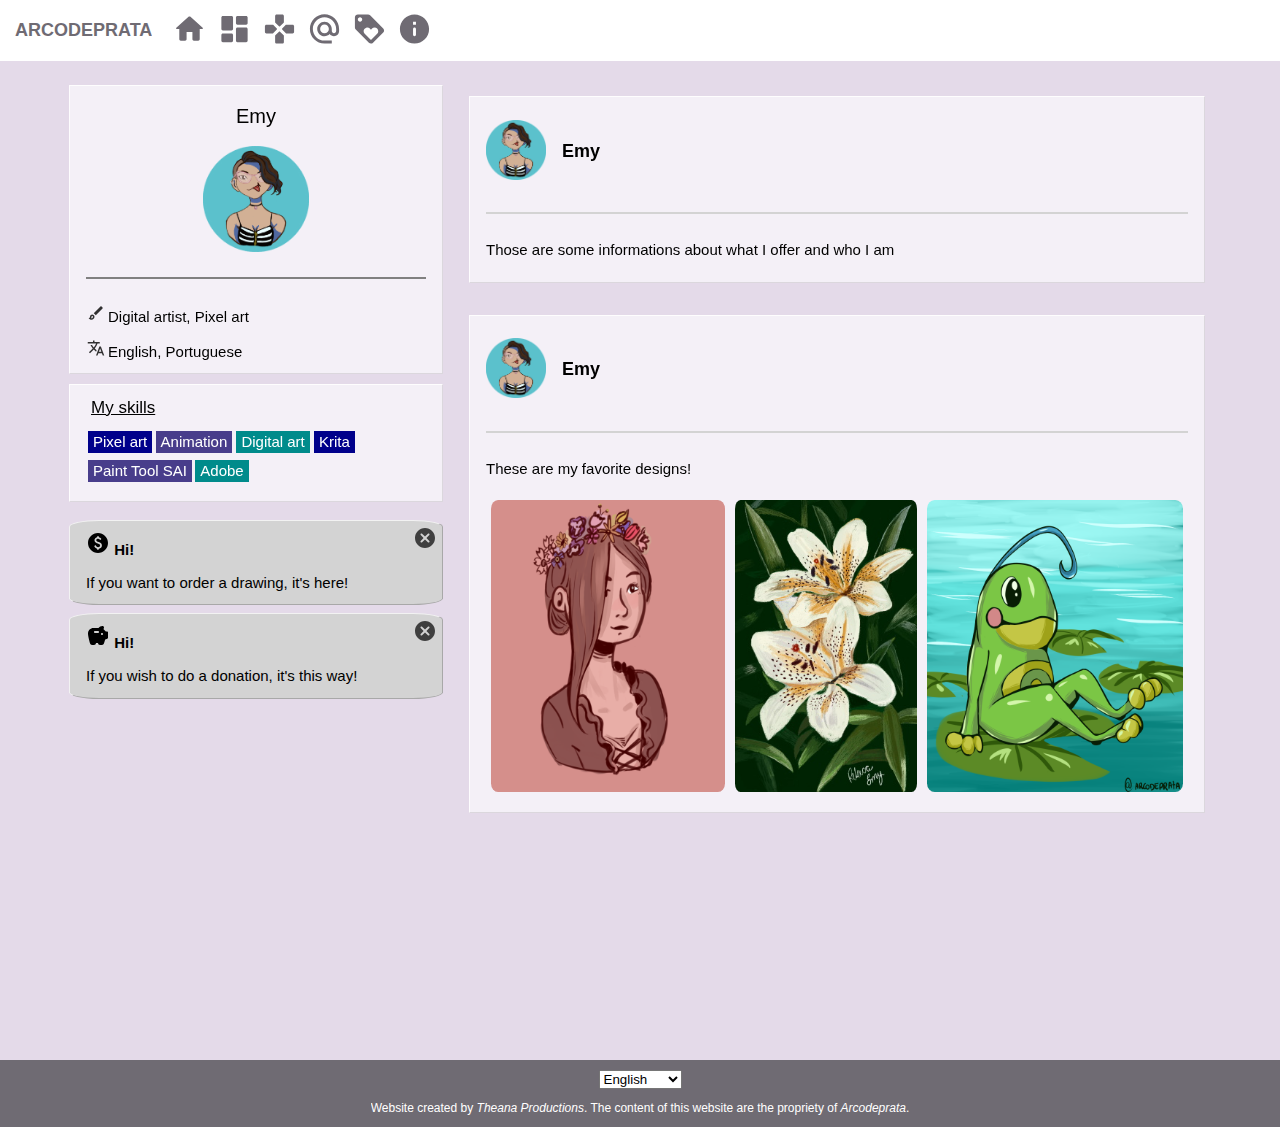
<file: index.html>
<!DOCTYPE html>

<html lang="en">
<head prefix="og: http://ogp.me/ns#">
    <meta charset="utf-8" />
    <meta name="viewport" content="width=device-width, initial-scale=1.0" />
    <meta name="description" content="Welcome to Arcodeprata's official portfolio!" />

    <meta name=�twitter:card� content=�summary� />
    <meta property="og:title" content="Welcome to Arcodeprata's portfolio!" />
    <meta property="og:type" content="website" />
    <meta property="og:url" content="#" />
    <meta property="og:image" content="#" />
    <meta property="og:site_name" content="Arcodeprata Portfolio" />

    <!-- https://realfavicongenerator.net/ -->
    <link rel="apple-touch-icon" sizes="180x180" href="medias/favicon/apple-touch-icon.png">
    <link rel="icon" type="image/png" sizes="32x32" href="medias/favicon/favicon-32x32.png">
    <link rel="icon" type="image/png" sizes="16x16" href="medias/favicon/favicon-16x16.png">
    <link rel="manifest" href="medias/favicon/site.webmanifest">
    <link rel="mask-icon" href="medias/favicon/safari-pinned-tab.svg" color="#398aa1">
    <link rel="shortcut icon" href="medias/favicon/favicon.ico">
    <meta name="msapplication-TileColor" content="#2b5797">
    <meta name="msapplication-config" content="medias/favicon/browserconfig.xml">
    <meta name="theme-color" content="#ffffff">

    <link rel="stylesheet" href="styles/main.css" />
    <link rel="stylesheet" href="styles/header.css" />
    <link rel="stylesheet" href="styles/footer.css" />
    <link rel="stylesheet" href="styles/bodyIndex.css" />

    <title>Home - Arcodeprata Portfolio</title>
</head>

<body>

    <header>
        <!-- Navbar English -->
        <div class="navBar lang en">
            <div class="navBarContent rowFlex">
                <a href="index.html" class="logo hideSmall">Arcodeprata</a>
                <a href="index.html" class="navMenuLink" title="Home">
                    <svg xmlns="http://www.w3.org/2000/svg" height="48px" viewBox="0 0 24 24" width="48px" fill="#000000"><path d="M0 0h24v24H0V0z" fill="none" /><path d="M10 19v-5h4v5c0 .55.45 1 1 1h3c.55 0 1-.45 1-1v-7h1.7c.46 0 .68-.57.33-.87L12.67 3.6c-.38-.34-.96-.34-1.34 0l-8.36 7.53c-.34.3-.13.87.33.87H5v7c0 .55.45 1 1 1h3c.55 0 1-.45 1-1z" /></svg>
                </a>
                <a href="illustrations.html" class="navMenuLink" title="Illustrations">
                    <svg xmlns="http://www.w3.org/2000/svg" height="48px" viewBox="0 0 24 24" width="48px" fill="#000000"><path d="M0 0h24v24H0V0z" fill="none" /><path d="M4 13h6c.55 0 1-.45 1-1V4c0-.55-.45-1-1-1H4c-.55 0-1 .45-1 1v8c0 .55.45 1 1 1zm0 8h6c.55 0 1-.45 1-1v-4c0-.55-.45-1-1-1H4c-.55 0-1 .45-1 1v4c0 .55.45 1 1 1zm10 0h6c.55 0 1-.45 1-1v-8c0-.55-.45-1-1-1h-6c-.55 0-1 .45-1 1v8c0 .55.45 1 1 1zM13 4v4c0 .55.45 1 1 1h6c.55 0 1-.45 1-1V4c0-.55-.45-1-1-1h-6c-.55 0-1 .45-1 1z" /></svg>
                </a>
                <a href="pixel_art.html" class="navMenuLink" title="Pixel Art">
                    <svg xmlns="http://www.w3.org/2000/svg" height="48px" viewBox="0 0 24 24" width="48px" fill="#000000"><path d="M15 7.29V3c0-.55-.45-1-1-1h-4c-.55 0-1 .45-1 1v4.29c0 .13.05.26.15.35l2.5 2.5c.2.2.51.2.71 0l2.5-2.5c.09-.09.14-.21.14-.35zM7.29 9H3c-.55 0-1 .45-1 1v4c0 .55.45 1 1 1h4.29c.13 0 .26-.05.35-.15l2.5-2.5c.2-.2.2-.51 0-.71l-2.5-2.5C7.55 9.05 7.43 9 7.29 9zM9 16.71V21c0 .55.45 1 1 1h4c.55 0 1-.45 1-1v-4.29c0-.13-.05-.26-.15-.35l-2.5-2.5c-.2-.2-.51-.2-.71 0l-2.5 2.5c-.09.09-.14.21-.14.35zm7.35-7.56l-2.5 2.5c-.2.2-.2.51 0 .71l2.5 2.5c.09.09.22.15.35.15H21c.55 0 1-.45 1-1v-4c0-.55-.45-1-1-1h-4.29c-.14-.01-.26.04-.36.14z" /></svg>
                </a>
                <a href="contact.html" class="navMenuLink" title="Contact us">
                    <svg xmlns="http://www.w3.org/2000/svg" height="48px" viewBox="0 0 24 24" width="48px" fill="#000000"><path d="M0 0h24v24H0V0z" fill="none" /><path d="M12 1.95c-5.52 0-10 4.48-10 10s4.48 10 10 10h5v-2h-5c-4.34 0-8-3.66-8-8s3.66-8 8-8 8 3.66 8 8v1.43c0 .79-.71 1.57-1.5 1.57s-1.5-.78-1.5-1.57v-1.43c0-2.76-2.24-5-5-5s-5 2.24-5 5 2.24 5 5 5c1.38 0 2.64-.56 3.54-1.47.65.89 1.77 1.47 2.96 1.47 1.97 0 3.5-1.6 3.5-3.57v-1.43c0-5.52-4.48-10-10-10zm0 13c-1.66 0-3-1.34-3-3s1.34-3 3-3 3 1.34 3 3-1.34 3-3 3z" /></svg>
                </a>
                <a href="donations.html" class="navMenuLink" title="Donate">
                    <svg xmlns="http://www.w3.org/2000/svg" height="48px" viewBox="0 0 24 24" width="48px" fill="#000000"><path d="M0 0h24v24H0V0z" fill="none" /><path d="M21.41 11.58l-9-9C12.05 2.22 11.55 2 11 2H4c-1.1 0-2 .9-2 2v7c0 .55.22 1.05.59 1.42l9 9c.36.36.86.58 1.41.58s1.05-.22 1.41-.59l7-7c.37-.36.59-.86.59-1.41s-.23-1.06-.59-1.42zM5.5 7C4.67 7 4 6.33 4 5.5S4.67 4 5.5 4 7 4.67 7 5.5 6.33 7 5.5 7zm11.77 8.27l-3.92 3.92c-.2.2-.51.2-.71 0l-3.92-3.92c-.57-.58-.87-1.43-.67-2.34.19-.88.89-1.61 1.76-1.84.94-.25 1.85.04 2.44.65l.75.72.73-.73c.45-.45 1.08-.73 1.77-.73 1.38 0 2.5 1.12 2.5 2.5 0 .69-.28 1.32-.73 1.77z" /></svg>
                </a>
                <a href="infos.html" class="navMenuLink" title="Infos">
                    <svg xmlns="http://www.w3.org/2000/svg" height="48px" viewBox="0 0 24 24" width="48px" fill="#000000"><path d="M0 0h24v24H0V0z" fill="none" /><path d="M12 2C6.48 2 2 6.48 2 12s4.48 10 10 10 10-4.48 10-10S17.52 2 12 2zm0 15c-.55 0-1-.45-1-1v-4c0-.55.45-1 1-1s1 .45 1 1v4c0 .55-.45 1-1 1zm1-8h-2V7h2v2z" /></svg>
                </a>
            </div>
        </div>
        <!-- Navbar Portuguese -->
        <div class="navBar lang pt">
            <div class="navBarContent rowFlex">
                <a href="index.html" class="logo hideSmall">Arcodeprata</a>
                <a href="index.html" class="navMenuLink" title="Home">
                    <svg xmlns="http://www.w3.org/2000/svg" height="48px" viewBox="0 0 24 24" width="48px" fill="#000000"><path d="M0 0h24v24H0V0z" fill="none" /><path d="M10 19v-5h4v5c0 .55.45 1 1 1h3c.55 0 1-.45 1-1v-7h1.7c.46 0 .68-.57.33-.87L12.67 3.6c-.38-.34-.96-.34-1.34 0l-8.36 7.53c-.34.3-.13.87.33.87H5v7c0 .55.45 1 1 1h3c.55 0 1-.45 1-1z" /></svg>
                </a>
                <a href="illustrations.html" class="navMenuLink" title="Illustrations">
                    <svg xmlns="http://www.w3.org/2000/svg" height="48px" viewBox="0 0 24 24" width="48px" fill="#000000"><path d="M0 0h24v24H0V0z" fill="none" /><path d="M4 13h6c.55 0 1-.45 1-1V4c0-.55-.45-1-1-1H4c-.55 0-1 .45-1 1v8c0 .55.45 1 1 1zm0 8h6c.55 0 1-.45 1-1v-4c0-.55-.45-1-1-1H4c-.55 0-1 .45-1 1v4c0 .55.45 1 1 1zm10 0h6c.55 0 1-.45 1-1v-8c0-.55-.45-1-1-1h-6c-.55 0-1 .45-1 1v8c0 .55.45 1 1 1zM13 4v4c0 .55.45 1 1 1h6c.55 0 1-.45 1-1V4c0-.55-.45-1-1-1h-6c-.55 0-1 .45-1 1z" /></svg>
                </a>
                <a href="pixel_art.html" class="navMenuLink" title="Pixel Art">
                    <svg xmlns="http://www.w3.org/2000/svg" height="48px" viewBox="0 0 24 24" width="48px" fill="#000000"><path d="M15 7.29V3c0-.55-.45-1-1-1h-4c-.55 0-1 .45-1 1v4.29c0 .13.05.26.15.35l2.5 2.5c.2.2.51.2.71 0l2.5-2.5c.09-.09.14-.21.14-.35zM7.29 9H3c-.55 0-1 .45-1 1v4c0 .55.45 1 1 1h4.29c.13 0 .26-.05.35-.15l2.5-2.5c.2-.2.2-.51 0-.71l-2.5-2.5C7.55 9.05 7.43 9 7.29 9zM9 16.71V21c0 .55.45 1 1 1h4c.55 0 1-.45 1-1v-4.29c0-.13-.05-.26-.15-.35l-2.5-2.5c-.2-.2-.51-.2-.71 0l-2.5 2.5c-.09.09-.14.21-.14.35zm7.35-7.56l-2.5 2.5c-.2.2-.2.51 0 .71l2.5 2.5c.09.09.22.15.35.15H21c.55 0 1-.45 1-1v-4c0-.55-.45-1-1-1h-4.29c-.14-.01-.26.04-.36.14z" /></svg>
                </a>
                <a href="contact.html" class="navMenuLink" title="Contact us">
                    <svg xmlns="http://www.w3.org/2000/svg" height="48px" viewBox="0 0 24 24" width="48px" fill="#000000"><path d="M0 0h24v24H0V0z" fill="none" /><path d="M12 1.95c-5.52 0-10 4.48-10 10s4.48 10 10 10h5v-2h-5c-4.34 0-8-3.66-8-8s3.66-8 8-8 8 3.66 8 8v1.43c0 .79-.71 1.57-1.5 1.57s-1.5-.78-1.5-1.57v-1.43c0-2.76-2.24-5-5-5s-5 2.24-5 5 2.24 5 5 5c1.38 0 2.64-.56 3.54-1.47.65.89 1.77 1.47 2.96 1.47 1.97 0 3.5-1.6 3.5-3.57v-1.43c0-5.52-4.48-10-10-10zm0 13c-1.66 0-3-1.34-3-3s1.34-3 3-3 3 1.34 3 3-1.34 3-3 3z" /></svg>
                </a>
                <a href="donations.html" class="navMenuLink" title="Donate">
                    <svg xmlns="http://www.w3.org/2000/svg" height="48px" viewBox="0 0 24 24" width="48px" fill="#000000"><path d="M0 0h24v24H0V0z" fill="none" /><path d="M21.41 11.58l-9-9C12.05 2.22 11.55 2 11 2H4c-1.1 0-2 .9-2 2v7c0 .55.22 1.05.59 1.42l9 9c.36.36.86.58 1.41.58s1.05-.22 1.41-.59l7-7c.37-.36.59-.86.59-1.41s-.23-1.06-.59-1.42zM5.5 7C4.67 7 4 6.33 4 5.5S4.67 4 5.5 4 7 4.67 7 5.5 6.33 7 5.5 7zm11.77 8.27l-3.92 3.92c-.2.2-.51.2-.71 0l-3.92-3.92c-.57-.58-.87-1.43-.67-2.34.19-.88.89-1.61 1.76-1.84.94-.25 1.85.04 2.44.65l.75.72.73-.73c.45-.45 1.08-.73 1.77-.73 1.38 0 2.5 1.12 2.5 2.5 0 .69-.28 1.32-.73 1.77z" /></svg>
                </a>
                <a href="infos.html" class="navMenuLink" title="Infos">
                    <svg xmlns="http://www.w3.org/2000/svg" height="48px" viewBox="0 0 24 24" width="48px" fill="#000000"><path d="M0 0h24v24H0V0z" fill="none" /><path d="M12 2C6.48 2 2 6.48 2 12s4.48 10 10 10 10-4.48 10-10S17.52 2 12 2zm0 15c-.55 0-1-.45-1-1v-4c0-.55.45-1 1-1s1 .45 1 1v4c0 .55-.45 1-1 1zm1-8h-2V7h2v2z" /></svg>
                </a>
            </div>
        </div>
    </header>

    <main>
        <!-- ENGLISH -->
        <div class="lang en" lang="en">
            <!-- The Grid -->
            <div class="rowFlex mainGrid wrapSmall">
                <!-- Left Column -->
                <div class="columnFlex mainColumn">
                    <!-- Profile -->
                    <aside class="cardSections profileContainer vanillaTiltCard">
                        <div class="profileContent">
                            <h4>Emy</h4>
                            <p class="profilePic"><img src="medias/profilePic.png"></p>
                            <hr>
                            <p class="infosProfile"><svg xmlns="http://www.w3.org/2000/svg" height="18px" viewBox="0 0 24 24" width="18px" fill="#000000"><path d="M0 0h24v24H0V0z" fill="none" /><path d="M7 16c.55 0 1 .45 1 1 0 1.1-.9 2-2 2-.17 0-.33-.02-.5-.05.31-.55.5-1.21.5-1.95 0-.55.45-1 1-1M18.67 3c-.26 0-.51.1-.71.29L9 12.25 11.75 15l8.96-8.96c.39-.39.39-1.02 0-1.41l-1.34-1.34c-.2-.2-.45-.29-.7-.29zM7 14c-1.66 0-3 1.34-3 3 0 1.31-1.16 2-2 2 .92 1.22 2.49 2 4 2 2.21 0 4-1.79 4-4 0-1.66-1.34-3-3-3z" /></svg>Digital artist, Pixel art</p>
                            <p class="infosProfile"><svg xmlns="http://www.w3.org/2000/svg" height="18px" viewBox="0 0 24 24" width="18px" fill="#000000"><path d="M0 0h24v24H0V0z" fill="none" /><path d="M12.87 15.07l-2.54-2.51.03-.03c1.74-1.94 2.98-4.17 3.71-6.53H17V4h-7V2H8v2H1v1.99h11.17C11.5 7.92 10.44 9.75 9 11.35 8.07 10.32 7.3 9.19 6.69 8h-2c.73 1.63 1.73 3.17 2.98 4.56l-5.09 5.02L4 19l5-5 3.11 3.11.76-2.04zM18.5 10h-2L12 22h2l1.12-3h4.75L21 22h2l-4.5-12zm-2.62 7l1.62-4.33L19.12 17h-3.24z" /></svg>English, Portuguese</p>
                        </div>
                    </aside>

                    <!-- Skills -->
                    <div class="cardSections hideSmall vanillaTiltCard">
                        <div class="skillsContainer">
                            <h4>My skills</h4>
                            <p>
                                <span class="skillTheme-alpha">Pixel art</span>
                                <span class="skillTheme-beta">Animation</span>
                                <span class="skillTheme-gamma">Digital art</span>
                                <span class="skillTheme-alpha">Krita</span>
                                <span class="skillTheme-beta">Paint Tool SAI</span>
                                <span class="skillTheme-gamma">Adobe</span>
                            </p>
                        </div>
                    </div>

                    <!-- Commissions box -->
                    <div class="donationContainer hideSmall">
                        <span onclick="this.parentElement.style.display='none'" class="closeBtnDonationPopUp">
                            <svg xmlns="http://www.w3.org/2000/svg" height="24px" viewBox="0 0 24 24" width="24px" fill="#000000"><path d="M0 0h24v24H0V0z" fill="none" opacity=".87" /><path d="M12 2C6.47 2 2 6.47 2 12s4.47 10 10 10 10-4.47 10-10S17.53 2 12 2zm4.3 14.3c-.39.39-1.02.39-1.41 0L12 13.41 9.11 16.3c-.39.39-1.02.39-1.41 0-.39-.39-.39-1.02 0-1.41L10.59 12 7.7 9.11c-.39-.39-.39-1.02 0-1.41.39-.39 1.02-.39 1.41 0L12 10.59l2.89-2.89c.39-.39 1.02-.39 1.41 0 .39.39.39 1.02 0 1.41L13.41 12l2.89 2.89c.38.38.38 1.02 0 1.41z" /></svg>
                        </span>
                        <div onclick="location.href = 'infos.html'">
                            <!-- Need to send toward Kofi link -->
                            <h4>
                                <svg xmlns="http://www.w3.org/2000/svg" enable-background="new 0 0 24 24" height="24px" viewBox="0 0 24 24" width="24px" fill="#000000"><g><rect fill="none" height="24" width="24" /></g><g><path d="M12,2C6.48,2,2,6.48,2,12s4.48,10,10,10s10-4.48,10-10S17.52,2,12,2z M12.88,17.76v0.36c0,0.48-0.39,0.88-0.88,0.88h0 c-0.48,0-0.88-0.39-0.88-0.88v-0.42c-0.63-0.15-1.93-0.61-2.69-2.1c-0.23-0.44-0.01-0.99,0.45-1.18l0.07-0.03 c0.41-0.17,0.87,0,1.08,0.39c0.32,0.61,0.95,1.37,2.12,1.37c0.93,0,1.98-0.48,1.98-1.61c0-0.96-0.7-1.46-2.28-2.03 c-1.1-0.39-3.35-1.03-3.35-3.31c0-0.1,0.01-2.4,2.62-2.96V5.88C11.12,5.39,11.52,5,12,5h0c0.48,0,0.88,0.39,0.88,0.88v0.37 c1.07,0.19,1.75,0.76,2.16,1.3c0.34,0.44,0.16,1.08-0.36,1.3l0,0C14.32,9,13.9,8.88,13.66,8.57c-0.28-0.38-0.78-0.77-1.6-0.77 c-0.7,0-1.81,0.37-1.81,1.39c0,0.95,0.86,1.31,2.64,1.9c2.4,0.83,3.01,2.05,3.01,3.45C15.9,17.17,13.4,17.67,12.88,17.76z" /></g></svg>
                                Hi!
                            </h4>
                            <p>If you want to order a drawing, it's here!</p>
                        </div>
                    </div>
                    <!-- Donation box -->
                    <div class="donationContainer hideSmall">
                        <span onclick="this.parentElement.style.display='none'" class="closeBtnDonationPopUp">
                            <svg xmlns="http://www.w3.org/2000/svg" height="24px" viewBox="0 0 24 24" width="24px" fill="#000000"><path d="M0 0h24v24H0V0z" fill="none" opacity=".87" /><path d="M12 2C6.47 2 2 6.47 2 12s4.47 10 10 10 10-4.47 10-10S17.53 2 12 2zm4.3 14.3c-.39.39-1.02.39-1.41 0L12 13.41 9.11 16.3c-.39.39-1.02.39-1.41 0-.39-.39-.39-1.02 0-1.41L10.59 12 7.7 9.11c-.39-.39-.39-1.02 0-1.41.39-.39 1.02-.39 1.41 0L12 10.59l2.89-2.89c.39-.39 1.02-.39 1.41 0 .39.39.39 1.02 0 1.41L13.41 12l2.89 2.89c.38.38.38 1.02 0 1.41z" /></svg>
                        </span>
                        <div onclick="location.href = 'donations.html'">
                            <h4>
                                <svg xmlns="http://www.w3.org/2000/svg" enable-background="new 0 0 24 24" height="24px" viewBox="0 0 24 24" width="24px" fill="#000000"><rect fill="none" height="24" width="24" /><g><path d="M19.83,7.5l-2.27-2.27c0.07-0.42,0.18-0.81,0.32-1.15c0.11-0.26,0.15-0.56,0.09-0.87C17.84,2.49,17.14,1.99,16.4,2 c-1.59,0.03-3,0.81-3.9,2l-5,0C4.46,4,2,6.46,2,9.5c0,2.25,1.37,7.48,2.08,10.04C4.32,20.4,5.11,21,6.01,21L8,21c1.1,0,2-0.9,2-2v0 h2v0c0,1.1,0.9,2,2,2l2.01,0c0.88,0,1.66-0.58,1.92-1.43l1.25-4.16l2.14-0.72c0.41-0.14,0.68-0.52,0.68-0.95V8.5c0-0.55-0.45-1-1-1 H19.83z M12,9H9C8.45,9,8,8.55,8,8v0c0-0.55,0.45-1,1-1h3c0.55,0,1,0.45,1,1v0C13,8.55,12.55,9,12,9z M16,11c-0.55,0-1-0.45-1-1 c0-0.55,0.45-1,1-1s1,0.45,1,1C17,10.55,16.55,11,16,11z" /></g></svg>
                                Hi!
                            </h4>
                            <p>If you wish to do a donation, it's this way!</p>
                        </div>
                    </div>
                    <!-- End Left Column -->
                </div>

                <!-- Middle Column -->
                <div class="columnFlex middleColumn">
                    <div class="cardSections middleSection">
                        <br>
                        <img src="medias/profilePic.png" class="profilePicMiddle">
                        <h4>Emy</h4>
                        <br>
                        <hr class="clearHR">
                        <p>Those are some informations about what I offer and who I am</p>
                    </div>

                    <div class="cardSections middleSection">
                        <br>
                        <img src="medias/profilePic.png" class="profilePicMiddle">
                        <h4>Emy</h4>
                        <br>
                        <hr class="clearHR">
                        <p>These are my favorite designs!</p>
                        <div class="rowFlex middleImgContainer wrapSmall">
                            <div class="middleImgHalf">
                                <img src="medias/creations/regularArt/mygfisbeautifulllll.png">
                            </div>
                            <div class="middleImgHalf">
                                <img src="medias/creations/regularArt/lilies.jpg">
                            </div>
                            <div class="middleImgHalf">
                                <img src="medias/creations/regularArt/policute.png">
                            </div>
                        </div>
                    </div>
                    <!-- End Middle Column -->
                </div>
                <!-- End Grid -->
            </div>
            <br>
        </div>

        <!-- PORTUGUESE -->
        <div class="lang pt">
            <!-- The Grid -->
            <div class="rowFlex mainGrid wrapSmall">
                <!-- Left Column -->
                <div class="columnFlex mainColumn">
                    <!-- Profile -->
                    <aside class="cardSections profileContainer vanillaTiltCard">
                        <div class="profileContent">
                            <h4>Emy</h4>
                            <p class="profilePic"><img src="medias/profilePic.png"></p>
                            <hr>
                            <p class="infosProfile"><svg xmlns="http://www.w3.org/2000/svg" height="18px" viewBox="0 0 24 24" width="18px" fill="#000000"><path d="M0 0h24v24H0V0z" fill="none" /><path d="M7 16c.55 0 1 .45 1 1 0 1.1-.9 2-2 2-.17 0-.33-.02-.5-.05.31-.55.5-1.21.5-1.95 0-.55.45-1 1-1M18.67 3c-.26 0-.51.1-.71.29L9 12.25 11.75 15l8.96-8.96c.39-.39.39-1.02 0-1.41l-1.34-1.34c-.2-.2-.45-.29-.7-.29zM7 14c-1.66 0-3 1.34-3 3 0 1.31-1.16 2-2 2 .92 1.22 2.49 2 4 2 2.21 0 4-1.79 4-4 0-1.66-1.34-3-3-3z" /></svg>Digital artist, Pixel art</p>
                            <p class="infosProfile"><svg xmlns="http://www.w3.org/2000/svg" height="18px" viewBox="0 0 24 24" width="18px" fill="#000000"><path d="M0 0h24v24H0V0z" fill="none" /><path d="M12.87 15.07l-2.54-2.51.03-.03c1.74-1.94 2.98-4.17 3.71-6.53H17V4h-7V2H8v2H1v1.99h11.17C11.5 7.92 10.44 9.75 9 11.35 8.07 10.32 7.3 9.19 6.69 8h-2c.73 1.63 1.73 3.17 2.98 4.56l-5.09 5.02L4 19l5-5 3.11 3.11.76-2.04zM18.5 10h-2L12 22h2l1.12-3h4.75L21 22h2l-4.5-12zm-2.62 7l1.62-4.33L19.12 17h-3.24z" /></svg>English, Portuguese</p>
                        </div>
                    </aside>

                    <!-- Skills -->
                    <div class="cardSections hideSmall vanillaTiltCard">
                        <div class="skillsContainer">
                            <h4>My skills</h4>
                            <p>
                                <span class="skillTheme-alpha">Pixel art</span>
                                <span class="skillTheme-beta">Animation</span>
                                <span class="skillTheme-gamma">Digital art</span>
                                <span class="skillTheme-alpha">Krita</span>
                                <span class="skillTheme-beta">Paint Tool SAI</span>
                                <span class="skillTheme-gamma">Adobe</span>
                            </p>
                        </div>
                    </div>

                    <!-- Commissions box -->
                    <div class="donationContainer hideSmall">
                        <span onclick="this.parentElement.style.display='none'" class="closeBtnDonationPopUp">
                            <svg xmlns="http://www.w3.org/2000/svg" height="24px" viewBox="0 0 24 24" width="24px" fill="#000000"><path d="M0 0h24v24H0V0z" fill="none" opacity=".87" /><path d="M12 2C6.47 2 2 6.47 2 12s4.47 10 10 10 10-4.47 10-10S17.53 2 12 2zm4.3 14.3c-.39.39-1.02.39-1.41 0L12 13.41 9.11 16.3c-.39.39-1.02.39-1.41 0-.39-.39-.39-1.02 0-1.41L10.59 12 7.7 9.11c-.39-.39-.39-1.02 0-1.41.39-.39 1.02-.39 1.41 0L12 10.59l2.89-2.89c.39-.39 1.02-.39 1.41 0 .39.39.39 1.02 0 1.41L13.41 12l2.89 2.89c.38.38.38 1.02 0 1.41z" /></svg>
                        </span>
                        <div onclick="location.href = 'infos.html'">
                            <!-- Need to send toward Kofi link -->
                            <h4>
                                <svg xmlns="http://www.w3.org/2000/svg" enable-background="new 0 0 24 24" height="24px" viewBox="0 0 24 24" width="24px" fill="#000000"><g><rect fill="none" height="24" width="24" /></g><g><path d="M12,2C6.48,2,2,6.48,2,12s4.48,10,10,10s10-4.48,10-10S17.52,2,12,2z M12.88,17.76v0.36c0,0.48-0.39,0.88-0.88,0.88h0 c-0.48,0-0.88-0.39-0.88-0.88v-0.42c-0.63-0.15-1.93-0.61-2.69-2.1c-0.23-0.44-0.01-0.99,0.45-1.18l0.07-0.03 c0.41-0.17,0.87,0,1.08,0.39c0.32,0.61,0.95,1.37,2.12,1.37c0.93,0,1.98-0.48,1.98-1.61c0-0.96-0.7-1.46-2.28-2.03 c-1.1-0.39-3.35-1.03-3.35-3.31c0-0.1,0.01-2.4,2.62-2.96V5.88C11.12,5.39,11.52,5,12,5h0c0.48,0,0.88,0.39,0.88,0.88v0.37 c1.07,0.19,1.75,0.76,2.16,1.3c0.34,0.44,0.16,1.08-0.36,1.3l0,0C14.32,9,13.9,8.88,13.66,8.57c-0.28-0.38-0.78-0.77-1.6-0.77 c-0.7,0-1.81,0.37-1.81,1.39c0,0.95,0.86,1.31,2.64,1.9c2.4,0.83,3.01,2.05,3.01,3.45C15.9,17.17,13.4,17.67,12.88,17.76z" /></g></svg>
                                Hi!
                            </h4>
                            <p>If you want to order a drawing, it's here!</p>
                        </div>
                    </div>
                    <!-- Donation box -->
                    <div class="donationContainer hideSmall">
                        <span onclick="this.parentElement.style.display='none'" class="closeBtnDonationPopUp">
                            <svg xmlns="http://www.w3.org/2000/svg" height="24px" viewBox="0 0 24 24" width="24px" fill="#000000"><path d="M0 0h24v24H0V0z" fill="none" opacity=".87" /><path d="M12 2C6.47 2 2 6.47 2 12s4.47 10 10 10 10-4.47 10-10S17.53 2 12 2zm4.3 14.3c-.39.39-1.02.39-1.41 0L12 13.41 9.11 16.3c-.39.39-1.02.39-1.41 0-.39-.39-.39-1.02 0-1.41L10.59 12 7.7 9.11c-.39-.39-.39-1.02 0-1.41.39-.39 1.02-.39 1.41 0L12 10.59l2.89-2.89c.39-.39 1.02-.39 1.41 0 .39.39.39 1.02 0 1.41L13.41 12l2.89 2.89c.38.38.38 1.02 0 1.41z" /></svg>
                        </span>
                        <div onclick="location.href = 'donations.html'">
                            <h4>
                                <svg xmlns="http://www.w3.org/2000/svg" enable-background="new 0 0 24 24" height="24px" viewBox="0 0 24 24" width="24px" fill="#000000"><rect fill="none" height="24" width="24" /><g><path d="M19.83,7.5l-2.27-2.27c0.07-0.42,0.18-0.81,0.32-1.15c0.11-0.26,0.15-0.56,0.09-0.87C17.84,2.49,17.14,1.99,16.4,2 c-1.59,0.03-3,0.81-3.9,2l-5,0C4.46,4,2,6.46,2,9.5c0,2.25,1.37,7.48,2.08,10.04C4.32,20.4,5.11,21,6.01,21L8,21c1.1,0,2-0.9,2-2v0 h2v0c0,1.1,0.9,2,2,2l2.01,0c0.88,0,1.66-0.58,1.92-1.43l1.25-4.16l2.14-0.72c0.41-0.14,0.68-0.52,0.68-0.95V8.5c0-0.55-0.45-1-1-1 H19.83z M12,9H9C8.45,9,8,8.55,8,8v0c0-0.55,0.45-1,1-1h3c0.55,0,1,0.45,1,1v0C13,8.55,12.55,9,12,9z M16,11c-0.55,0-1-0.45-1-1 c0-0.55,0.45-1,1-1s1,0.45,1,1C17,10.55,16.55,11,16,11z" /></g></svg>
                                Hi!
                            </h4>
                            <p>If you wish to do a donation, it's this way!</p>
                        </div>
                    </div>
                    <!-- End Left Column -->
                </div>

                <!-- Middle Column -->
                <div class="columnFlex middleColumn">
                    <div class="cardSections middleSection">
                        <br>
                        <img src="medias/profilePic.png" class="profilePicMiddle">
                        <h4>Emy</h4>
                        <br>
                        <hr class="clearHR">
                        <p>Those are some informations about what I offer and who I am</p>
                    </div>

                    <div class="cardSections middleSection">
                        <br>
                        <img src="medias/profilePic.png" class="profilePicMiddle">
                        <h4>Emy</h4>
                        <br>
                        <hr class="clearHR">
                        <p>These are my favorite designs!</p>
                        <div class="rowFlex middleImgContainer wrapSmall">
                            <div class="middleImgHalf">
                                <img src="medias/creations/regularArt/mygfisbeautifulllll.png">
                            </div>
                            <div class="middleImgHalf">
                                <img src="medias/creations/regularArt/lilies.jpg">
                            </div>
                            <div class="middleImgHalf">
                                <img src="medias/creations/regularArt/policute.png">
                            </div>
                        </div>
                    </div>
                    <!-- End Middle Column -->
                </div>
                <!-- End Grid -->
            </div>
            <br>
        </div>

    </main>

    <!-- Footer -->
    <footer class="columnFlex">
        <div class="langSwitch">
            <select id="lang-switch" onchange="changeLanguage(this.value)">
                <option value="en">English</option>
                <option value="pt">Portugu&ecirc;s</option>
            </select>
        </div>

        <div class="copyright">
            <p>Website created by <a href="https://theanaproductions.com/" rel="noopener noreferrer" target="_blank"><em>Theana Productions</em></a>. The content of this website are the propriety of <em>Arcodeprata</em>.</p>
        </div>
    </footer>

    <!-- Vanilla tilt effect -->
    <script type="text/javascript" src="scripts/vanilla-tilt.js"></script>
    <script type="text/javascript">
        VanillaTilt.init(document.querySelectorAll(".vanillaTiltCard"), {
            max: 10,
            speed: 200,
            glare: true,
            "max-glare": 0.4,
            reverse: true
        });
    </script>

    <!-- Language switch -->
    <script defer src="scripts/language.js"></script>
</body>
</html>
</file>
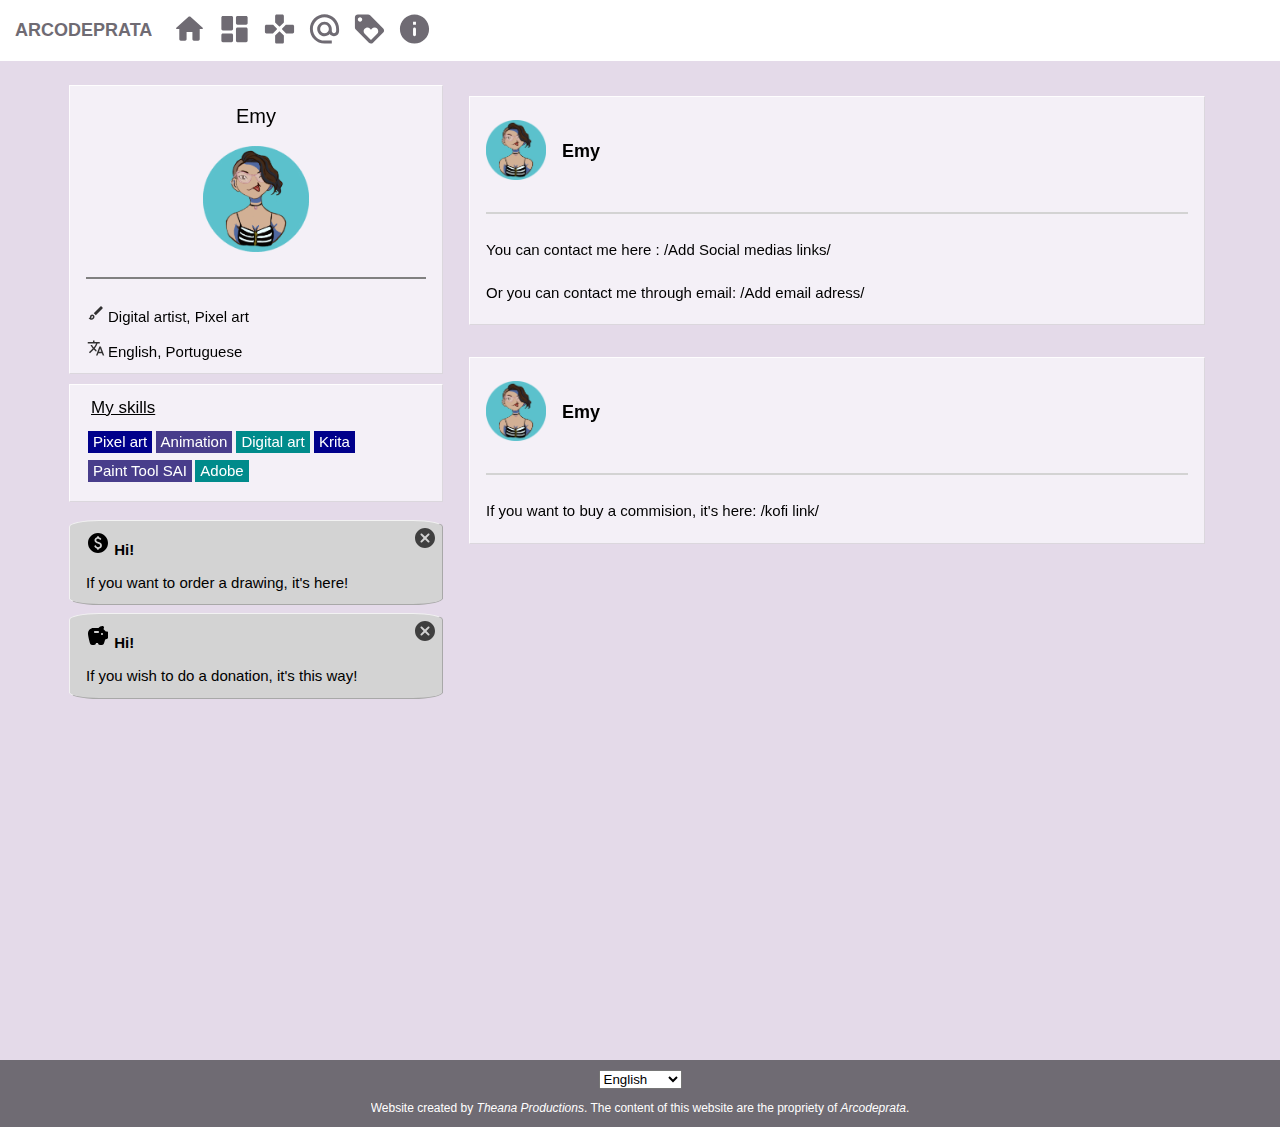
<file: contact.html>
<!DOCTYPE html>

<html lang="en">
<head prefix="og: http://ogp.me/ns#">
    <meta charset="utf-8" />
    <meta name="viewport" content="width=device-width, initial-scale=1.0" />
    <meta name="description" content="Welcome to Arcodeprata's official portfolio!" />

    <meta name=�twitter:card� content=�summary� />
    <meta property="og:title" content="Welcome to Arcodeprata's portfolio!" />
    <meta property="og:type" content="website" />
    <meta property="og:url" content="#" />
    <meta property="og:image" content="#" />
    <meta property="og:site_name" content="Arcodeprata Portfolio" />

    <!-- https://realfavicongenerator.net/ -->
    <link rel="apple-touch-icon" sizes="180x180" href="medias/favicon/apple-touch-icon.png">
    <link rel="icon" type="image/png" sizes="32x32" href="medias/favicon/favicon-32x32.png">
    <link rel="icon" type="image/png" sizes="16x16" href="medias/favicon/favicon-16x16.png">
    <link rel="manifest" href="medias/favicon/site.webmanifest">
    <link rel="mask-icon" href="medias/favicon/safari-pinned-tab.svg" color="#398aa1">
    <link rel="shortcut icon" href="medias/favicon/favicon.ico">
    <meta name="msapplication-TileColor" content="#2b5797">
    <meta name="msapplication-config" content="medias/favicon/browserconfig.xml">
    <meta name="theme-color" content="#ffffff">

    <link rel="stylesheet" href="styles/main.css" />
    <link rel="stylesheet" href="styles/header.css" />
    <link rel="stylesheet" href="styles/footer.css" />
    <link rel="stylesheet" href="styles/bodyIndex.css" />

    <title>Home - Arcodeprata Portfolio</title>
</head>

<body>

    <header>
        <!-- Navbar English -->
        <div class="navBar lang en">
            <div class="navBarContent rowFlex">
                <a href="index.html" class="logo hideSmall">Arcodeprata</a>
                <a href="index.html" class="navMenuLink" title="Home">
                    <svg xmlns="http://www.w3.org/2000/svg" height="48px" viewBox="0 0 24 24" width="48px" fill="#000000"><path d="M0 0h24v24H0V0z" fill="none" /><path d="M10 19v-5h4v5c0 .55.45 1 1 1h3c.55 0 1-.45 1-1v-7h1.7c.46 0 .68-.57.33-.87L12.67 3.6c-.38-.34-.96-.34-1.34 0l-8.36 7.53c-.34.3-.13.87.33.87H5v7c0 .55.45 1 1 1h3c.55 0 1-.45 1-1z" /></svg>
                </a>
                <a href="illustrations.html" class="navMenuLink" title="Illustrations">
                    <svg xmlns="http://www.w3.org/2000/svg" height="48px" viewBox="0 0 24 24" width="48px" fill="#000000"><path d="M0 0h24v24H0V0z" fill="none" /><path d="M4 13h6c.55 0 1-.45 1-1V4c0-.55-.45-1-1-1H4c-.55 0-1 .45-1 1v8c0 .55.45 1 1 1zm0 8h6c.55 0 1-.45 1-1v-4c0-.55-.45-1-1-1H4c-.55 0-1 .45-1 1v4c0 .55.45 1 1 1zm10 0h6c.55 0 1-.45 1-1v-8c0-.55-.45-1-1-1h-6c-.55 0-1 .45-1 1v8c0 .55.45 1 1 1zM13 4v4c0 .55.45 1 1 1h6c.55 0 1-.45 1-1V4c0-.55-.45-1-1-1h-6c-.55 0-1 .45-1 1z" /></svg>
                </a>
                <a href="pixel_art.html" class="navMenuLink" title="Pixel Art">
                    <svg xmlns="http://www.w3.org/2000/svg" height="48px" viewBox="0 0 24 24" width="48px" fill="#000000"><path d="M15 7.29V3c0-.55-.45-1-1-1h-4c-.55 0-1 .45-1 1v4.29c0 .13.05.26.15.35l2.5 2.5c.2.2.51.2.71 0l2.5-2.5c.09-.09.14-.21.14-.35zM7.29 9H3c-.55 0-1 .45-1 1v4c0 .55.45 1 1 1h4.29c.13 0 .26-.05.35-.15l2.5-2.5c.2-.2.2-.51 0-.71l-2.5-2.5C7.55 9.05 7.43 9 7.29 9zM9 16.71V21c0 .55.45 1 1 1h4c.55 0 1-.45 1-1v-4.29c0-.13-.05-.26-.15-.35l-2.5-2.5c-.2-.2-.51-.2-.71 0l-2.5 2.5c-.09.09-.14.21-.14.35zm7.35-7.56l-2.5 2.5c-.2.2-.2.51 0 .71l2.5 2.5c.09.09.22.15.35.15H21c.55 0 1-.45 1-1v-4c0-.55-.45-1-1-1h-4.29c-.14-.01-.26.04-.36.14z" /></svg>
                </a>
                <a href="contact.html" class="navMenuLink" title="Contact us">
                    <svg xmlns="http://www.w3.org/2000/svg" height="48px" viewBox="0 0 24 24" width="48px" fill="#000000"><path d="M0 0h24v24H0V0z" fill="none" /><path d="M12 1.95c-5.52 0-10 4.48-10 10s4.48 10 10 10h5v-2h-5c-4.34 0-8-3.66-8-8s3.66-8 8-8 8 3.66 8 8v1.43c0 .79-.71 1.57-1.5 1.57s-1.5-.78-1.5-1.57v-1.43c0-2.76-2.24-5-5-5s-5 2.24-5 5 2.24 5 5 5c1.38 0 2.64-.56 3.54-1.47.65.89 1.77 1.47 2.96 1.47 1.97 0 3.5-1.6 3.5-3.57v-1.43c0-5.52-4.48-10-10-10zm0 13c-1.66 0-3-1.34-3-3s1.34-3 3-3 3 1.34 3 3-1.34 3-3 3z" /></svg>
                </a>
                <a href="donations.html" class="navMenuLink" title="Donate">
                    <svg xmlns="http://www.w3.org/2000/svg" height="48px" viewBox="0 0 24 24" width="48px" fill="#000000"><path d="M0 0h24v24H0V0z" fill="none" /><path d="M21.41 11.58l-9-9C12.05 2.22 11.55 2 11 2H4c-1.1 0-2 .9-2 2v7c0 .55.22 1.05.59 1.42l9 9c.36.36.86.58 1.41.58s1.05-.22 1.41-.59l7-7c.37-.36.59-.86.59-1.41s-.23-1.06-.59-1.42zM5.5 7C4.67 7 4 6.33 4 5.5S4.67 4 5.5 4 7 4.67 7 5.5 6.33 7 5.5 7zm11.77 8.27l-3.92 3.92c-.2.2-.51.2-.71 0l-3.92-3.92c-.57-.58-.87-1.43-.67-2.34.19-.88.89-1.61 1.76-1.84.94-.25 1.85.04 2.44.65l.75.72.73-.73c.45-.45 1.08-.73 1.77-.73 1.38 0 2.5 1.12 2.5 2.5 0 .69-.28 1.32-.73 1.77z" /></svg>
                </a>
                <a href="infos.html" class="navMenuLink" title="Infos">
                    <svg xmlns="http://www.w3.org/2000/svg" height="48px" viewBox="0 0 24 24" width="48px" fill="#000000"><path d="M0 0h24v24H0V0z" fill="none" /><path d="M12 2C6.48 2 2 6.48 2 12s4.48 10 10 10 10-4.48 10-10S17.52 2 12 2zm0 15c-.55 0-1-.45-1-1v-4c0-.55.45-1 1-1s1 .45 1 1v4c0 .55-.45 1-1 1zm1-8h-2V7h2v2z" /></svg>
                </a>
            </div>
        </div>
        <!-- Navbar Portuguese -->
        <div class="navBar lang pt">
            <div class="navBarContent rowFlex">
                <a href="index.html" class="logo hideSmall">Arcodeprata</a>
                <a href="index.html" class="navMenuLink" title="Home">
                    <svg xmlns="http://www.w3.org/2000/svg" height="48px" viewBox="0 0 24 24" width="48px" fill="#000000"><path d="M0 0h24v24H0V0z" fill="none" /><path d="M10 19v-5h4v5c0 .55.45 1 1 1h3c.55 0 1-.45 1-1v-7h1.7c.46 0 .68-.57.33-.87L12.67 3.6c-.38-.34-.96-.34-1.34 0l-8.36 7.53c-.34.3-.13.87.33.87H5v7c0 .55.45 1 1 1h3c.55 0 1-.45 1-1z" /></svg>
                </a>
                <a href="illustrations.html" class="navMenuLink" title="Illustrations">
                    <svg xmlns="http://www.w3.org/2000/svg" height="48px" viewBox="0 0 24 24" width="48px" fill="#000000"><path d="M0 0h24v24H0V0z" fill="none" /><path d="M4 13h6c.55 0 1-.45 1-1V4c0-.55-.45-1-1-1H4c-.55 0-1 .45-1 1v8c0 .55.45 1 1 1zm0 8h6c.55 0 1-.45 1-1v-4c0-.55-.45-1-1-1H4c-.55 0-1 .45-1 1v4c0 .55.45 1 1 1zm10 0h6c.55 0 1-.45 1-1v-8c0-.55-.45-1-1-1h-6c-.55 0-1 .45-1 1v8c0 .55.45 1 1 1zM13 4v4c0 .55.45 1 1 1h6c.55 0 1-.45 1-1V4c0-.55-.45-1-1-1h-6c-.55 0-1 .45-1 1z" /></svg>
                </a>
                <a href="pixel_art.html" class="navMenuLink" title="Pixel Art">
                    <svg xmlns="http://www.w3.org/2000/svg" height="48px" viewBox="0 0 24 24" width="48px" fill="#000000"><path d="M15 7.29V3c0-.55-.45-1-1-1h-4c-.55 0-1 .45-1 1v4.29c0 .13.05.26.15.35l2.5 2.5c.2.2.51.2.71 0l2.5-2.5c.09-.09.14-.21.14-.35zM7.29 9H3c-.55 0-1 .45-1 1v4c0 .55.45 1 1 1h4.29c.13 0 .26-.05.35-.15l2.5-2.5c.2-.2.2-.51 0-.71l-2.5-2.5C7.55 9.05 7.43 9 7.29 9zM9 16.71V21c0 .55.45 1 1 1h4c.55 0 1-.45 1-1v-4.29c0-.13-.05-.26-.15-.35l-2.5-2.5c-.2-.2-.51-.2-.71 0l-2.5 2.5c-.09.09-.14.21-.14.35zm7.35-7.56l-2.5 2.5c-.2.2-.2.51 0 .71l2.5 2.5c.09.09.22.15.35.15H21c.55 0 1-.45 1-1v-4c0-.55-.45-1-1-1h-4.29c-.14-.01-.26.04-.36.14z" /></svg>
                </a>
                <a href="contact.html" class="navMenuLink" title="Contact us">
                    <svg xmlns="http://www.w3.org/2000/svg" height="48px" viewBox="0 0 24 24" width="48px" fill="#000000"><path d="M0 0h24v24H0V0z" fill="none" /><path d="M12 1.95c-5.52 0-10 4.48-10 10s4.48 10 10 10h5v-2h-5c-4.34 0-8-3.66-8-8s3.66-8 8-8 8 3.66 8 8v1.43c0 .79-.71 1.57-1.5 1.57s-1.5-.78-1.5-1.57v-1.43c0-2.76-2.24-5-5-5s-5 2.24-5 5 2.24 5 5 5c1.38 0 2.64-.56 3.54-1.47.65.89 1.77 1.47 2.96 1.47 1.97 0 3.5-1.6 3.5-3.57v-1.43c0-5.52-4.48-10-10-10zm0 13c-1.66 0-3-1.34-3-3s1.34-3 3-3 3 1.34 3 3-1.34 3-3 3z" /></svg>
                </a>
                <a href="donations.html" class="navMenuLink" title="Donate">
                    <svg xmlns="http://www.w3.org/2000/svg" height="48px" viewBox="0 0 24 24" width="48px" fill="#000000"><path d="M0 0h24v24H0V0z" fill="none" /><path d="M21.41 11.58l-9-9C12.05 2.22 11.55 2 11 2H4c-1.1 0-2 .9-2 2v7c0 .55.22 1.05.59 1.42l9 9c.36.36.86.58 1.41.58s1.05-.22 1.41-.59l7-7c.37-.36.59-.86.59-1.41s-.23-1.06-.59-1.42zM5.5 7C4.67 7 4 6.33 4 5.5S4.67 4 5.5 4 7 4.67 7 5.5 6.33 7 5.5 7zm11.77 8.27l-3.92 3.92c-.2.2-.51.2-.71 0l-3.92-3.92c-.57-.58-.87-1.43-.67-2.34.19-.88.89-1.61 1.76-1.84.94-.25 1.85.04 2.44.65l.75.72.73-.73c.45-.45 1.08-.73 1.77-.73 1.38 0 2.5 1.12 2.5 2.5 0 .69-.28 1.32-.73 1.77z" /></svg>
                </a>
                <a href="infos.html" class="navMenuLink" title="Infos">
                    <svg xmlns="http://www.w3.org/2000/svg" height="48px" viewBox="0 0 24 24" width="48px" fill="#000000"><path d="M0 0h24v24H0V0z" fill="none" /><path d="M12 2C6.48 2 2 6.48 2 12s4.48 10 10 10 10-4.48 10-10S17.52 2 12 2zm0 15c-.55 0-1-.45-1-1v-4c0-.55.45-1 1-1s1 .45 1 1v4c0 .55-.45 1-1 1zm1-8h-2V7h2v2z" /></svg>
                </a>
            </div>
        </div>
    </header>

    <main>
        <!-- ENGLISH -->
        <div class="lang en">
            <!-- The Grid -->
            <div class="rowFlex mainGrid wrapSmall">
                <!-- Left Column -->
                <div class="columnFlex mainColumn">
                    <!-- Profile -->
                    <aside class="cardSections profileContainer vanillaTiltCard">
                        <div class="profileContent">
                            <h4>Emy</h4>
                            <p class="profilePic"><img src="medias/profilePic.png"></p>
                            <hr>
                            <p class="infosProfile"><svg xmlns="http://www.w3.org/2000/svg" height="18px" viewBox="0 0 24 24" width="18px" fill="#000000"><path d="M0 0h24v24H0V0z" fill="none" /><path d="M7 16c.55 0 1 .45 1 1 0 1.1-.9 2-2 2-.17 0-.33-.02-.5-.05.31-.55.5-1.21.5-1.95 0-.55.45-1 1-1M18.67 3c-.26 0-.51.1-.71.29L9 12.25 11.75 15l8.96-8.96c.39-.39.39-1.02 0-1.41l-1.34-1.34c-.2-.2-.45-.29-.7-.29zM7 14c-1.66 0-3 1.34-3 3 0 1.31-1.16 2-2 2 .92 1.22 2.49 2 4 2 2.21 0 4-1.79 4-4 0-1.66-1.34-3-3-3z" /></svg>Digital artist, Pixel art</p>
                            <p class="infosProfile"><svg xmlns="http://www.w3.org/2000/svg" height="18px" viewBox="0 0 24 24" width="18px" fill="#000000"><path d="M0 0h24v24H0V0z" fill="none" /><path d="M12.87 15.07l-2.54-2.51.03-.03c1.74-1.94 2.98-4.17 3.71-6.53H17V4h-7V2H8v2H1v1.99h11.17C11.5 7.92 10.44 9.75 9 11.35 8.07 10.32 7.3 9.19 6.69 8h-2c.73 1.63 1.73 3.17 2.98 4.56l-5.09 5.02L4 19l5-5 3.11 3.11.76-2.04zM18.5 10h-2L12 22h2l1.12-3h4.75L21 22h2l-4.5-12zm-2.62 7l1.62-4.33L19.12 17h-3.24z" /></svg>English, Portuguese</p>
                        </div>
                    </aside>

                    <!-- Skills -->
                    <div class="cardSections hideSmall vanillaTiltCard">
                        <div class="skillsContainer">
                            <h4>My skills</h4>
                            <p>
                                <span class="skillTheme-alpha">Pixel art</span>
                                <span class="skillTheme-beta">Animation</span>
                                <span class="skillTheme-gamma">Digital art</span>
                                <span class="skillTheme-alpha">Krita</span>
                                <span class="skillTheme-beta">Paint Tool SAI</span>
                                <span class="skillTheme-gamma">Adobe</span>
                            </p>
                        </div>
                    </div>

                    <!-- Commissions box -->
                    <div class="donationContainer hideSmall">
                        <span onclick="this.parentElement.style.display='none'" class="closeBtnDonationPopUp">
                            <svg xmlns="http://www.w3.org/2000/svg" height="24px" viewBox="0 0 24 24" width="24px" fill="#000000"><path d="M0 0h24v24H0V0z" fill="none" opacity=".87" /><path d="M12 2C6.47 2 2 6.47 2 12s4.47 10 10 10 10-4.47 10-10S17.53 2 12 2zm4.3 14.3c-.39.39-1.02.39-1.41 0L12 13.41 9.11 16.3c-.39.39-1.02.39-1.41 0-.39-.39-.39-1.02 0-1.41L10.59 12 7.7 9.11c-.39-.39-.39-1.02 0-1.41.39-.39 1.02-.39 1.41 0L12 10.59l2.89-2.89c.39-.39 1.02-.39 1.41 0 .39.39.39 1.02 0 1.41L13.41 12l2.89 2.89c.38.38.38 1.02 0 1.41z" /></svg>
                        </span>
                        <div onclick="location.href = 'infos.html'">
                            <!-- Need to send toward Kofi link -->
                            <h4>
                                <svg xmlns="http://www.w3.org/2000/svg" enable-background="new 0 0 24 24" height="24px" viewBox="0 0 24 24" width="24px" fill="#000000"><g><rect fill="none" height="24" width="24" /></g><g><path d="M12,2C6.48,2,2,6.48,2,12s4.48,10,10,10s10-4.48,10-10S17.52,2,12,2z M12.88,17.76v0.36c0,0.48-0.39,0.88-0.88,0.88h0 c-0.48,0-0.88-0.39-0.88-0.88v-0.42c-0.63-0.15-1.93-0.61-2.69-2.1c-0.23-0.44-0.01-0.99,0.45-1.18l0.07-0.03 c0.41-0.17,0.87,0,1.08,0.39c0.32,0.61,0.95,1.37,2.12,1.37c0.93,0,1.98-0.48,1.98-1.61c0-0.96-0.7-1.46-2.28-2.03 c-1.1-0.39-3.35-1.03-3.35-3.31c0-0.1,0.01-2.4,2.62-2.96V5.88C11.12,5.39,11.52,5,12,5h0c0.48,0,0.88,0.39,0.88,0.88v0.37 c1.07,0.19,1.75,0.76,2.16,1.3c0.34,0.44,0.16,1.08-0.36,1.3l0,0C14.32,9,13.9,8.88,13.66,8.57c-0.28-0.38-0.78-0.77-1.6-0.77 c-0.7,0-1.81,0.37-1.81,1.39c0,0.95,0.86,1.31,2.64,1.9c2.4,0.83,3.01,2.05,3.01,3.45C15.9,17.17,13.4,17.67,12.88,17.76z" /></g></svg>
                                Hi!
                            </h4>
                            <p>If you want to order a drawing, it's here!</p>
                        </div>
                    </div>
                    <!-- Donation box -->
                    <div class="donationContainer hideSmall">
                        <span onclick="this.parentElement.style.display='none'" class="closeBtnDonationPopUp">
                            <svg xmlns="http://www.w3.org/2000/svg" height="24px" viewBox="0 0 24 24" width="24px" fill="#000000"><path d="M0 0h24v24H0V0z" fill="none" opacity=".87" /><path d="M12 2C6.47 2 2 6.47 2 12s4.47 10 10 10 10-4.47 10-10S17.53 2 12 2zm4.3 14.3c-.39.39-1.02.39-1.41 0L12 13.41 9.11 16.3c-.39.39-1.02.39-1.41 0-.39-.39-.39-1.02 0-1.41L10.59 12 7.7 9.11c-.39-.39-.39-1.02 0-1.41.39-.39 1.02-.39 1.41 0L12 10.59l2.89-2.89c.39-.39 1.02-.39 1.41 0 .39.39.39 1.02 0 1.41L13.41 12l2.89 2.89c.38.38.38 1.02 0 1.41z" /></svg>
                        </span>
                        <div onclick="location.href = 'donations.html'">
                            <h4>
                                <svg xmlns="http://www.w3.org/2000/svg" enable-background="new 0 0 24 24" height="24px" viewBox="0 0 24 24" width="24px" fill="#000000"><rect fill="none" height="24" width="24" /><g><path d="M19.83,7.5l-2.27-2.27c0.07-0.42,0.18-0.81,0.32-1.15c0.11-0.26,0.15-0.56,0.09-0.87C17.84,2.49,17.14,1.99,16.4,2 c-1.59,0.03-3,0.81-3.9,2l-5,0C4.46,4,2,6.46,2,9.5c0,2.25,1.37,7.48,2.08,10.04C4.32,20.4,5.11,21,6.01,21L8,21c1.1,0,2-0.9,2-2v0 h2v0c0,1.1,0.9,2,2,2l2.01,0c0.88,0,1.66-0.58,1.92-1.43l1.25-4.16l2.14-0.72c0.41-0.14,0.68-0.52,0.68-0.95V8.5c0-0.55-0.45-1-1-1 H19.83z M12,9H9C8.45,9,8,8.55,8,8v0c0-0.55,0.45-1,1-1h3c0.55,0,1,0.45,1,1v0C13,8.55,12.55,9,12,9z M16,11c-0.55,0-1-0.45-1-1 c0-0.55,0.45-1,1-1s1,0.45,1,1C17,10.55,16.55,11,16,11z" /></g></svg>
                                Hi!
                            </h4>
                            <p>If you wish to do a donation, it's this way!</p>
                        </div>
                    </div>
                    <!-- End Left Column -->
                </div>

                <!-- Middle Column -->
                <div class="columnFlex middleColumn">
                    <div class="cardSections middleSection">
                        <br>
                        <img src="medias/profilePic.png" class="profilePicMiddle">
                        <h4>Emy</h4>
                        <br>
                        <hr class="clearHR">
                        <p>You can contact me here : /Add Social medias links/</p>
                        <p>Or you can contact me through email: /Add email adress/</p>
                    </div>
                    <div class="cardSections middleSection">
                        <br>
                        <img src="medias/profilePic.png" class="profilePicMiddle">
                        <h4>Emy</h4>
                        <br>
                        <hr class="clearHR">
                        <p>If you want to buy a commision, it's here: /kofi link/</p>
                    </div>
                    <!-- End Middle Column -->
                </div>
                <!-- End Grid -->
            </div>
            <br>
        </div>

        <!-- PORTUGUESE -->
        <div class="lang pt">
            <!-- The Grid -->
            <div class="rowFlex mainGrid wrapSmall">
                <!-- Left Column -->
                <div class="columnFlex mainColumn">
                    <!-- Profile -->
                    <aside class="cardSections profileContainer vanillaTiltCard">
                        <div class="profileContent">
                            <h4>Emy</h4>
                            <p class="profilePic"><img src="medias/profilePic.png"></p>
                            <hr>
                            <p class="infosProfile"><svg xmlns="http://www.w3.org/2000/svg" height="18px" viewBox="0 0 24 24" width="18px" fill="#000000"><path d="M0 0h24v24H0V0z" fill="none" /><path d="M7 16c.55 0 1 .45 1 1 0 1.1-.9 2-2 2-.17 0-.33-.02-.5-.05.31-.55.5-1.21.5-1.95 0-.55.45-1 1-1M18.67 3c-.26 0-.51.1-.71.29L9 12.25 11.75 15l8.96-8.96c.39-.39.39-1.02 0-1.41l-1.34-1.34c-.2-.2-.45-.29-.7-.29zM7 14c-1.66 0-3 1.34-3 3 0 1.31-1.16 2-2 2 .92 1.22 2.49 2 4 2 2.21 0 4-1.79 4-4 0-1.66-1.34-3-3-3z" /></svg>Digital artist, Pixel art</p>
                            <p class="infosProfile"><svg xmlns="http://www.w3.org/2000/svg" height="18px" viewBox="0 0 24 24" width="18px" fill="#000000"><path d="M0 0h24v24H0V0z" fill="none" /><path d="M12.87 15.07l-2.54-2.51.03-.03c1.74-1.94 2.98-4.17 3.71-6.53H17V4h-7V2H8v2H1v1.99h11.17C11.5 7.92 10.44 9.75 9 11.35 8.07 10.32 7.3 9.19 6.69 8h-2c.73 1.63 1.73 3.17 2.98 4.56l-5.09 5.02L4 19l5-5 3.11 3.11.76-2.04zM18.5 10h-2L12 22h2l1.12-3h4.75L21 22h2l-4.5-12zm-2.62 7l1.62-4.33L19.12 17h-3.24z" /></svg>English, Portuguese</p>
                        </div>
                    </aside>

                    <!-- Skills -->
                    <div class="cardSections hideSmall vanillaTiltCard">
                        <div class="skillsContainer">
                            <h4>My skills</h4>
                            <p>
                                <span class="skillTheme-alpha">Pixel art</span>
                                <span class="skillTheme-beta">Animation</span>
                                <span class="skillTheme-gamma">Digital art</span>
                                <span class="skillTheme-alpha">Krita</span>
                                <span class="skillTheme-beta">Paint Tool SAI</span>
                                <span class="skillTheme-gamma">Adobe</span>
                            </p>
                        </div>
                    </div>

                    <!-- Commissions box -->
                    <div class="donationContainer hideSmall">
                        <span onclick="this.parentElement.style.display='none'" class="closeBtnDonationPopUp">
                            <svg xmlns="http://www.w3.org/2000/svg" height="24px" viewBox="0 0 24 24" width="24px" fill="#000000"><path d="M0 0h24v24H0V0z" fill="none" opacity=".87" /><path d="M12 2C6.47 2 2 6.47 2 12s4.47 10 10 10 10-4.47 10-10S17.53 2 12 2zm4.3 14.3c-.39.39-1.02.39-1.41 0L12 13.41 9.11 16.3c-.39.39-1.02.39-1.41 0-.39-.39-.39-1.02 0-1.41L10.59 12 7.7 9.11c-.39-.39-.39-1.02 0-1.41.39-.39 1.02-.39 1.41 0L12 10.59l2.89-2.89c.39-.39 1.02-.39 1.41 0 .39.39.39 1.02 0 1.41L13.41 12l2.89 2.89c.38.38.38 1.02 0 1.41z" /></svg>
                        </span>
                        <div onclick="location.href = 'infos.html'">
                            <!-- Need to send toward Kofi link -->
                            <h4>
                                <svg xmlns="http://www.w3.org/2000/svg" enable-background="new 0 0 24 24" height="24px" viewBox="0 0 24 24" width="24px" fill="#000000"><g><rect fill="none" height="24" width="24" /></g><g><path d="M12,2C6.48,2,2,6.48,2,12s4.48,10,10,10s10-4.48,10-10S17.52,2,12,2z M12.88,17.76v0.36c0,0.48-0.39,0.88-0.88,0.88h0 c-0.48,0-0.88-0.39-0.88-0.88v-0.42c-0.63-0.15-1.93-0.61-2.69-2.1c-0.23-0.44-0.01-0.99,0.45-1.18l0.07-0.03 c0.41-0.17,0.87,0,1.08,0.39c0.32,0.61,0.95,1.37,2.12,1.37c0.93,0,1.98-0.48,1.98-1.61c0-0.96-0.7-1.46-2.28-2.03 c-1.1-0.39-3.35-1.03-3.35-3.31c0-0.1,0.01-2.4,2.62-2.96V5.88C11.12,5.39,11.52,5,12,5h0c0.48,0,0.88,0.39,0.88,0.88v0.37 c1.07,0.19,1.75,0.76,2.16,1.3c0.34,0.44,0.16,1.08-0.36,1.3l0,0C14.32,9,13.9,8.88,13.66,8.57c-0.28-0.38-0.78-0.77-1.6-0.77 c-0.7,0-1.81,0.37-1.81,1.39c0,0.95,0.86,1.31,2.64,1.9c2.4,0.83,3.01,2.05,3.01,3.45C15.9,17.17,13.4,17.67,12.88,17.76z" /></g></svg>
                                Hi!
                            </h4>
                            <p>If you want to order a drawing, it's here!</p>
                        </div>
                    </div>
                    <!-- Donation box -->
                    <div class="donationContainer hideSmall">
                        <span onclick="this.parentElement.style.display='none'" class="closeBtnDonationPopUp">
                            <svg xmlns="http://www.w3.org/2000/svg" height="24px" viewBox="0 0 24 24" width="24px" fill="#000000"><path d="M0 0h24v24H0V0z" fill="none" opacity=".87" /><path d="M12 2C6.47 2 2 6.47 2 12s4.47 10 10 10 10-4.47 10-10S17.53 2 12 2zm4.3 14.3c-.39.39-1.02.39-1.41 0L12 13.41 9.11 16.3c-.39.39-1.02.39-1.41 0-.39-.39-.39-1.02 0-1.41L10.59 12 7.7 9.11c-.39-.39-.39-1.02 0-1.41.39-.39 1.02-.39 1.41 0L12 10.59l2.89-2.89c.39-.39 1.02-.39 1.41 0 .39.39.39 1.02 0 1.41L13.41 12l2.89 2.89c.38.38.38 1.02 0 1.41z" /></svg>
                        </span>
                        <div onclick="location.href = 'donations.html'">
                            <h4>
                                <svg xmlns="http://www.w3.org/2000/svg" enable-background="new 0 0 24 24" height="24px" viewBox="0 0 24 24" width="24px" fill="#000000"><rect fill="none" height="24" width="24" /><g><path d="M19.83,7.5l-2.27-2.27c0.07-0.42,0.18-0.81,0.32-1.15c0.11-0.26,0.15-0.56,0.09-0.87C17.84,2.49,17.14,1.99,16.4,2 c-1.59,0.03-3,0.81-3.9,2l-5,0C4.46,4,2,6.46,2,9.5c0,2.25,1.37,7.48,2.08,10.04C4.32,20.4,5.11,21,6.01,21L8,21c1.1,0,2-0.9,2-2v0 h2v0c0,1.1,0.9,2,2,2l2.01,0c0.88,0,1.66-0.58,1.92-1.43l1.25-4.16l2.14-0.72c0.41-0.14,0.68-0.52,0.68-0.95V8.5c0-0.55-0.45-1-1-1 H19.83z M12,9H9C8.45,9,8,8.55,8,8v0c0-0.55,0.45-1,1-1h3c0.55,0,1,0.45,1,1v0C13,8.55,12.55,9,12,9z M16,11c-0.55,0-1-0.45-1-1 c0-0.55,0.45-1,1-1s1,0.45,1,1C17,10.55,16.55,11,16,11z" /></g></svg>
                                Hi!
                            </h4>
                            <p>If you wish to do a donation, it's this way!</p>
                        </div>
                    </div>
                    <!-- End Left Column -->
                </div>

                <!-- Middle Column -->
                <div class="columnFlex middleColumn">
                    <div class="cardSections middleSection">
                        <br>
                        <img src="medias/profilePic.png" class="profilePicMiddle">
                        <h4>Emy</h4>
                        <br>
                        <hr class="clearHR">
                        <p>Those are some informations about what I offer and who I am</p>
                    </div>

                    <div class="cardSections middleSection">
                        <br>
                        <img src="medias/profilePic.png" class="profilePicMiddle">
                        <h4>Emy</h4>
                        <br>
                        <hr class="clearHR">
                        <p>These are my favorite designs!</p>
                        <div class="rowFlex middleImgContainer wrapSmall">
                            <div class="middleImgHalf">
                                <img src="medias/creations/regularArt/mygfisbeautifulllll.png">
                            </div>
                            <div class="middleImgHalf">
                                <img src="medias/creations/regularArt/lilies.jpg">
                            </div>
                            <div class="middleImgHalf">
                                <img src="medias/creations/regularArt/policute.png">
                            </div>
                        </div>
                    </div>
                    <!-- End Middle Column -->
                </div>
                <!-- End Grid -->
            </div>
            <br>
        </div>

    </main>

    <!-- Footer -->
    <footer class="columnFlex">
        <div class="langSwitch">
            <select id="lang-switch" onchange="changeLanguage(this.value)">
                <option value="en">English</option>
                <option value="pt">Portugu&ecirc;s</option>
            </select>
        </div>

        <div class="copyright">
            <p>Website created by <a href="https://theanaproductions.com/" rel="noopener noreferrer" target="_blank"><em>Theana Productions</em></a>. The content of this website are the propriety of <em>Arcodeprata</em>.</p>
        </div>
    </footer>

    <!-- Vanilla tilt effect -->
    <script type="text/javascript" src="scripts/vanilla-tilt.js"></script>
    <script type="text/javascript">
        VanillaTilt.init(document.querySelectorAll(".vanillaTiltCard"), {
            max: 10,
            speed: 200,
            glare: true,
            "max-glare": 0.4,
            reverse: true
        });
    </script>

    <!-- Language switch -->
    <script defer src="scripts/language.js"></script>
</body>
</html>
</file>
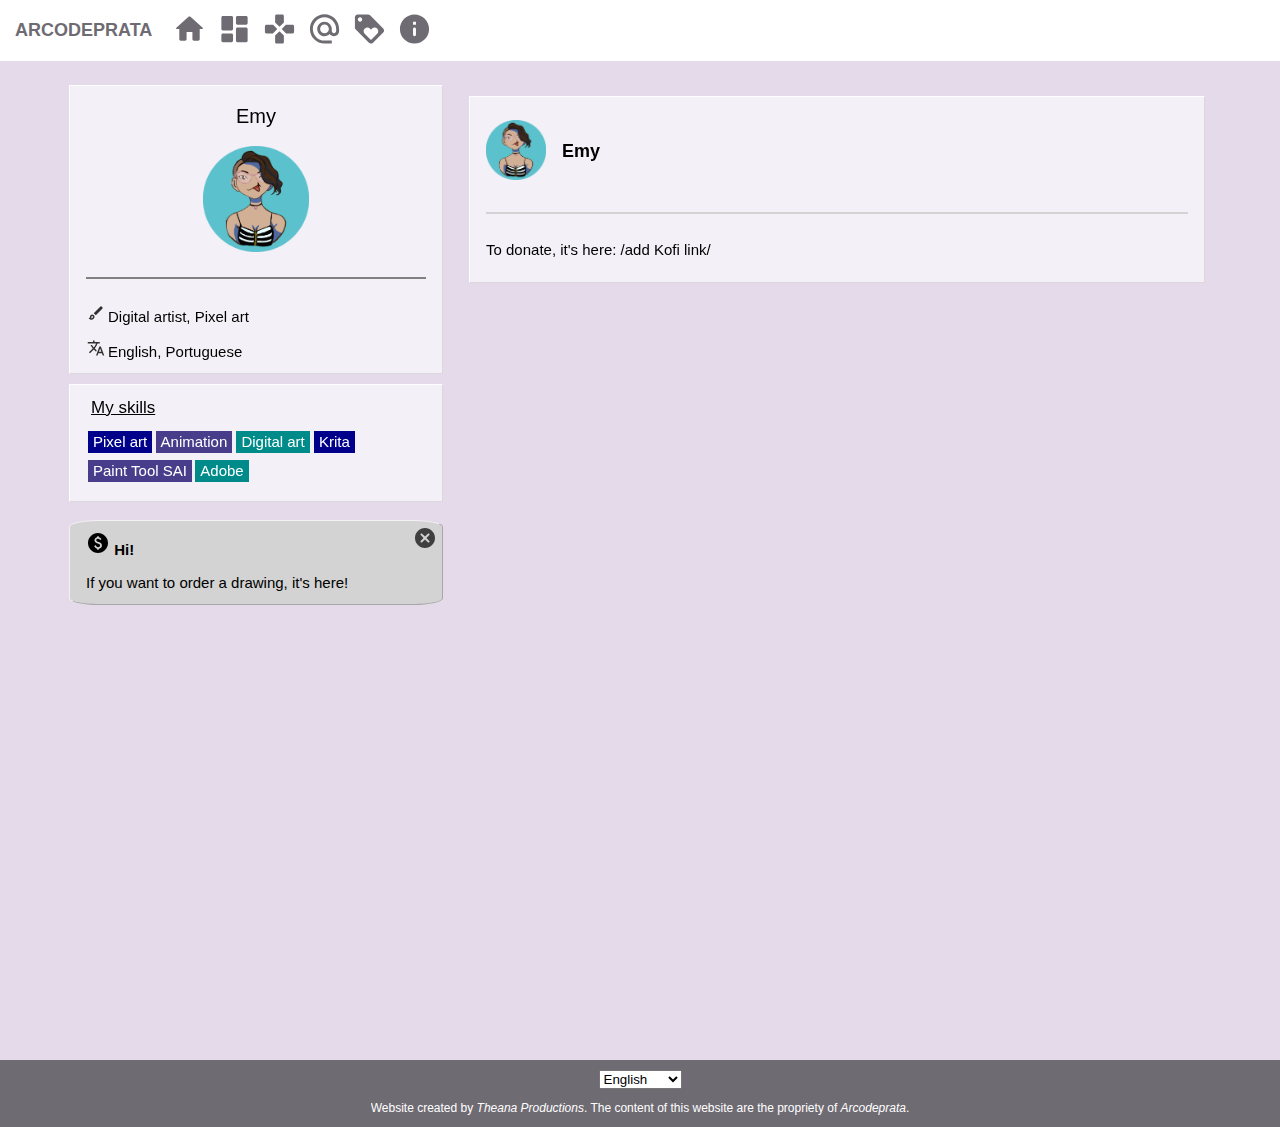
<file: donations.html>
<!DOCTYPE html>

<html lang="en">
<head prefix="og: http://ogp.me/ns#">
    <meta charset="utf-8" />
    <meta name="viewport" content="width=device-width, initial-scale=1.0" />
    <meta name="description" content="Welcome to Arcodeprata's official portfolio!" />

    <meta name=�twitter:card� content=�summary� />
    <meta property="og:title" content="Welcome to Arcodeprata's portfolio!" />
    <meta property="og:type" content="website" />
    <meta property="og:url" content="#" />
    <meta property="og:image" content="#" />
    <meta property="og:site_name" content="Arcodeprata Portfolio" />

    <!-- https://realfavicongenerator.net/ -->
    <link rel="apple-touch-icon" sizes="180x180" href="medias/favicon/apple-touch-icon.png">
    <link rel="icon" type="image/png" sizes="32x32" href="medias/favicon/favicon-32x32.png">
    <link rel="icon" type="image/png" sizes="16x16" href="medias/favicon/favicon-16x16.png">
    <link rel="manifest" href="medias/favicon/site.webmanifest">
    <link rel="mask-icon" href="medias/favicon/safari-pinned-tab.svg" color="#398aa1">
    <link rel="shortcut icon" href="medias/favicon/favicon.ico">
    <meta name="msapplication-TileColor" content="#2b5797">
    <meta name="msapplication-config" content="medias/favicon/browserconfig.xml">
    <meta name="theme-color" content="#ffffff">

    <link rel="stylesheet" href="styles/main.css" />
    <link rel="stylesheet" href="styles/header.css" />
    <link rel="stylesheet" href="styles/footer.css" />
    <link rel="stylesheet" href="styles/bodyIndex.css" />

    <title>Home - Arcodeprata Portfolio</title>
</head>

<body>

    <header>
        <!-- Navbar English -->
        <div class="navBar lang en">
            <div class="navBarContent rowFlex">
                <a href="index.html" class="logo hideSmall">Arcodeprata</a>
                <a href="index.html" class="navMenuLink" title="Home">
                    <svg xmlns="http://www.w3.org/2000/svg" height="48px" viewBox="0 0 24 24" width="48px" fill="#000000"><path d="M0 0h24v24H0V0z" fill="none" /><path d="M10 19v-5h4v5c0 .55.45 1 1 1h3c.55 0 1-.45 1-1v-7h1.7c.46 0 .68-.57.33-.87L12.67 3.6c-.38-.34-.96-.34-1.34 0l-8.36 7.53c-.34.3-.13.87.33.87H5v7c0 .55.45 1 1 1h3c.55 0 1-.45 1-1z" /></svg>
                </a>
                <a href="illustrations.html" class="navMenuLink" title="Illustrations">
                    <svg xmlns="http://www.w3.org/2000/svg" height="48px" viewBox="0 0 24 24" width="48px" fill="#000000"><path d="M0 0h24v24H0V0z" fill="none" /><path d="M4 13h6c.55 0 1-.45 1-1V4c0-.55-.45-1-1-1H4c-.55 0-1 .45-1 1v8c0 .55.45 1 1 1zm0 8h6c.55 0 1-.45 1-1v-4c0-.55-.45-1-1-1H4c-.55 0-1 .45-1 1v4c0 .55.45 1 1 1zm10 0h6c.55 0 1-.45 1-1v-8c0-.55-.45-1-1-1h-6c-.55 0-1 .45-1 1v8c0 .55.45 1 1 1zM13 4v4c0 .55.45 1 1 1h6c.55 0 1-.45 1-1V4c0-.55-.45-1-1-1h-6c-.55 0-1 .45-1 1z" /></svg>
                </a>
                <a href="pixel_art.html" class="navMenuLink" title="Pixel Art">
                    <svg xmlns="http://www.w3.org/2000/svg" height="48px" viewBox="0 0 24 24" width="48px" fill="#000000"><path d="M15 7.29V3c0-.55-.45-1-1-1h-4c-.55 0-1 .45-1 1v4.29c0 .13.05.26.15.35l2.5 2.5c.2.2.51.2.71 0l2.5-2.5c.09-.09.14-.21.14-.35zM7.29 9H3c-.55 0-1 .45-1 1v4c0 .55.45 1 1 1h4.29c.13 0 .26-.05.35-.15l2.5-2.5c.2-.2.2-.51 0-.71l-2.5-2.5C7.55 9.05 7.43 9 7.29 9zM9 16.71V21c0 .55.45 1 1 1h4c.55 0 1-.45 1-1v-4.29c0-.13-.05-.26-.15-.35l-2.5-2.5c-.2-.2-.51-.2-.71 0l-2.5 2.5c-.09.09-.14.21-.14.35zm7.35-7.56l-2.5 2.5c-.2.2-.2.51 0 .71l2.5 2.5c.09.09.22.15.35.15H21c.55 0 1-.45 1-1v-4c0-.55-.45-1-1-1h-4.29c-.14-.01-.26.04-.36.14z" /></svg>
                </a>
                <a href="contact.html" class="navMenuLink" title="Contact us">
                    <svg xmlns="http://www.w3.org/2000/svg" height="48px" viewBox="0 0 24 24" width="48px" fill="#000000"><path d="M0 0h24v24H0V0z" fill="none" /><path d="M12 1.95c-5.52 0-10 4.48-10 10s4.48 10 10 10h5v-2h-5c-4.34 0-8-3.66-8-8s3.66-8 8-8 8 3.66 8 8v1.43c0 .79-.71 1.57-1.5 1.57s-1.5-.78-1.5-1.57v-1.43c0-2.76-2.24-5-5-5s-5 2.24-5 5 2.24 5 5 5c1.38 0 2.64-.56 3.54-1.47.65.89 1.77 1.47 2.96 1.47 1.97 0 3.5-1.6 3.5-3.57v-1.43c0-5.52-4.48-10-10-10zm0 13c-1.66 0-3-1.34-3-3s1.34-3 3-3 3 1.34 3 3-1.34 3-3 3z" /></svg>
                </a>
                <a href="donations.html" class="navMenuLink" title="Donate">
                    <svg xmlns="http://www.w3.org/2000/svg" height="48px" viewBox="0 0 24 24" width="48px" fill="#000000"><path d="M0 0h24v24H0V0z" fill="none" /><path d="M21.41 11.58l-9-9C12.05 2.22 11.55 2 11 2H4c-1.1 0-2 .9-2 2v7c0 .55.22 1.05.59 1.42l9 9c.36.36.86.58 1.41.58s1.05-.22 1.41-.59l7-7c.37-.36.59-.86.59-1.41s-.23-1.06-.59-1.42zM5.5 7C4.67 7 4 6.33 4 5.5S4.67 4 5.5 4 7 4.67 7 5.5 6.33 7 5.5 7zm11.77 8.27l-3.92 3.92c-.2.2-.51.2-.71 0l-3.92-3.92c-.57-.58-.87-1.43-.67-2.34.19-.88.89-1.61 1.76-1.84.94-.25 1.85.04 2.44.65l.75.72.73-.73c.45-.45 1.08-.73 1.77-.73 1.38 0 2.5 1.12 2.5 2.5 0 .69-.28 1.32-.73 1.77z" /></svg>
                </a>
                <a href="infos.html" class="navMenuLink" title="Infos">
                    <svg xmlns="http://www.w3.org/2000/svg" height="48px" viewBox="0 0 24 24" width="48px" fill="#000000"><path d="M0 0h24v24H0V0z" fill="none" /><path d="M12 2C6.48 2 2 6.48 2 12s4.48 10 10 10 10-4.48 10-10S17.52 2 12 2zm0 15c-.55 0-1-.45-1-1v-4c0-.55.45-1 1-1s1 .45 1 1v4c0 .55-.45 1-1 1zm1-8h-2V7h2v2z" /></svg>
                </a>
            </div>
        </div>
        <!-- Navbar Portuguese -->
        <div class="navBar lang pt">
            <div class="navBarContent rowFlex">
                <a href="index.html" class="logo hideSmall">Arcodeprata</a>
                <a href="index.html" class="navMenuLink" title="Home">
                    <svg xmlns="http://www.w3.org/2000/svg" height="48px" viewBox="0 0 24 24" width="48px" fill="#000000"><path d="M0 0h24v24H0V0z" fill="none" /><path d="M10 19v-5h4v5c0 .55.45 1 1 1h3c.55 0 1-.45 1-1v-7h1.7c.46 0 .68-.57.33-.87L12.67 3.6c-.38-.34-.96-.34-1.34 0l-8.36 7.53c-.34.3-.13.87.33.87H5v7c0 .55.45 1 1 1h3c.55 0 1-.45 1-1z" /></svg>
                </a>
                <a href="illustrations.html" class="navMenuLink" title="Illustrations">
                    <svg xmlns="http://www.w3.org/2000/svg" height="48px" viewBox="0 0 24 24" width="48px" fill="#000000"><path d="M0 0h24v24H0V0z" fill="none" /><path d="M4 13h6c.55 0 1-.45 1-1V4c0-.55-.45-1-1-1H4c-.55 0-1 .45-1 1v8c0 .55.45 1 1 1zm0 8h6c.55 0 1-.45 1-1v-4c0-.55-.45-1-1-1H4c-.55 0-1 .45-1 1v4c0 .55.45 1 1 1zm10 0h6c.55 0 1-.45 1-1v-8c0-.55-.45-1-1-1h-6c-.55 0-1 .45-1 1v8c0 .55.45 1 1 1zM13 4v4c0 .55.45 1 1 1h6c.55 0 1-.45 1-1V4c0-.55-.45-1-1-1h-6c-.55 0-1 .45-1 1z" /></svg>
                </a>
                <a href="pixel_art.html" class="navMenuLink" title="Pixel Art">
                    <svg xmlns="http://www.w3.org/2000/svg" height="48px" viewBox="0 0 24 24" width="48px" fill="#000000"><path d="M15 7.29V3c0-.55-.45-1-1-1h-4c-.55 0-1 .45-1 1v4.29c0 .13.05.26.15.35l2.5 2.5c.2.2.51.2.71 0l2.5-2.5c.09-.09.14-.21.14-.35zM7.29 9H3c-.55 0-1 .45-1 1v4c0 .55.45 1 1 1h4.29c.13 0 .26-.05.35-.15l2.5-2.5c.2-.2.2-.51 0-.71l-2.5-2.5C7.55 9.05 7.43 9 7.29 9zM9 16.71V21c0 .55.45 1 1 1h4c.55 0 1-.45 1-1v-4.29c0-.13-.05-.26-.15-.35l-2.5-2.5c-.2-.2-.51-.2-.71 0l-2.5 2.5c-.09.09-.14.21-.14.35zm7.35-7.56l-2.5 2.5c-.2.2-.2.51 0 .71l2.5 2.5c.09.09.22.15.35.15H21c.55 0 1-.45 1-1v-4c0-.55-.45-1-1-1h-4.29c-.14-.01-.26.04-.36.14z" /></svg>
                </a>
                <a href="contact.html" class="navMenuLink" title="Contact us">
                    <svg xmlns="http://www.w3.org/2000/svg" height="48px" viewBox="0 0 24 24" width="48px" fill="#000000"><path d="M0 0h24v24H0V0z" fill="none" /><path d="M12 1.95c-5.52 0-10 4.48-10 10s4.48 10 10 10h5v-2h-5c-4.34 0-8-3.66-8-8s3.66-8 8-8 8 3.66 8 8v1.43c0 .79-.71 1.57-1.5 1.57s-1.5-.78-1.5-1.57v-1.43c0-2.76-2.24-5-5-5s-5 2.24-5 5 2.24 5 5 5c1.38 0 2.64-.56 3.54-1.47.65.89 1.77 1.47 2.96 1.47 1.97 0 3.5-1.6 3.5-3.57v-1.43c0-5.52-4.48-10-10-10zm0 13c-1.66 0-3-1.34-3-3s1.34-3 3-3 3 1.34 3 3-1.34 3-3 3z" /></svg>
                </a>
                <a href="donations.html" class="navMenuLink" title="Donate">
                    <svg xmlns="http://www.w3.org/2000/svg" height="48px" viewBox="0 0 24 24" width="48px" fill="#000000"><path d="M0 0h24v24H0V0z" fill="none" /><path d="M21.41 11.58l-9-9C12.05 2.22 11.55 2 11 2H4c-1.1 0-2 .9-2 2v7c0 .55.22 1.05.59 1.42l9 9c.36.36.86.58 1.41.58s1.05-.22 1.41-.59l7-7c.37-.36.59-.86.59-1.41s-.23-1.06-.59-1.42zM5.5 7C4.67 7 4 6.33 4 5.5S4.67 4 5.5 4 7 4.67 7 5.5 6.33 7 5.5 7zm11.77 8.27l-3.92 3.92c-.2.2-.51.2-.71 0l-3.92-3.92c-.57-.58-.87-1.43-.67-2.34.19-.88.89-1.61 1.76-1.84.94-.25 1.85.04 2.44.65l.75.72.73-.73c.45-.45 1.08-.73 1.77-.73 1.38 0 2.5 1.12 2.5 2.5 0 .69-.28 1.32-.73 1.77z" /></svg>
                </a>
                <a href="infos.html" class="navMenuLink" title="Infos">
                    <svg xmlns="http://www.w3.org/2000/svg" height="48px" viewBox="0 0 24 24" width="48px" fill="#000000"><path d="M0 0h24v24H0V0z" fill="none" /><path d="M12 2C6.48 2 2 6.48 2 12s4.48 10 10 10 10-4.48 10-10S17.52 2 12 2zm0 15c-.55 0-1-.45-1-1v-4c0-.55.45-1 1-1s1 .45 1 1v4c0 .55-.45 1-1 1zm1-8h-2V7h2v2z" /></svg>
                </a>
            </div>
        </div>
    </header>

    <main>
        <!-- ENGLISH -->
        <div class="lang en">
            <!-- The Grid -->
            <div class="rowFlex mainGrid wrapSmall">
                <!-- Left Column -->
                <div class="columnFlex mainColumn">
                    <!-- Profile -->
                    <aside class="cardSections profileContainer vanillaTiltCard">
                        <div class="profileContent">
                            <h4>Emy</h4>
                            <p class="profilePic"><img src="medias/profilePic.png"></p>
                            <hr>
                            <p class="infosProfile"><svg xmlns="http://www.w3.org/2000/svg" height="18px" viewBox="0 0 24 24" width="18px" fill="#000000"><path d="M0 0h24v24H0V0z" fill="none" /><path d="M7 16c.55 0 1 .45 1 1 0 1.1-.9 2-2 2-.17 0-.33-.02-.5-.05.31-.55.5-1.21.5-1.95 0-.55.45-1 1-1M18.67 3c-.26 0-.51.1-.71.29L9 12.25 11.75 15l8.96-8.96c.39-.39.39-1.02 0-1.41l-1.34-1.34c-.2-.2-.45-.29-.7-.29zM7 14c-1.66 0-3 1.34-3 3 0 1.31-1.16 2-2 2 .92 1.22 2.49 2 4 2 2.21 0 4-1.79 4-4 0-1.66-1.34-3-3-3z" /></svg>Digital artist, Pixel art</p>
                            <p class="infosProfile"><svg xmlns="http://www.w3.org/2000/svg" height="18px" viewBox="0 0 24 24" width="18px" fill="#000000"><path d="M0 0h24v24H0V0z" fill="none" /><path d="M12.87 15.07l-2.54-2.51.03-.03c1.74-1.94 2.98-4.17 3.71-6.53H17V4h-7V2H8v2H1v1.99h11.17C11.5 7.92 10.44 9.75 9 11.35 8.07 10.32 7.3 9.19 6.69 8h-2c.73 1.63 1.73 3.17 2.98 4.56l-5.09 5.02L4 19l5-5 3.11 3.11.76-2.04zM18.5 10h-2L12 22h2l1.12-3h4.75L21 22h2l-4.5-12zm-2.62 7l1.62-4.33L19.12 17h-3.24z" /></svg>English, Portuguese</p>
                        </div>
                    </aside>

                    <!-- Skills -->
                    <div class="cardSections hideSmall vanillaTiltCard">
                        <div class="skillsContainer">
                            <h4>My skills</h4>
                            <p>
                                <span class="skillTheme-alpha">Pixel art</span>
                                <span class="skillTheme-beta">Animation</span>
                                <span class="skillTheme-gamma">Digital art</span>
                                <span class="skillTheme-alpha">Krita</span>
                                <span class="skillTheme-beta">Paint Tool SAI</span>
                                <span class="skillTheme-gamma">Adobe</span>
                            </p>
                        </div>
                    </div>

                    <!-- Commissions box -->
                    <div class="donationContainer hideSmall">
                        <span onclick="this.parentElement.style.display='none'" class="closeBtnDonationPopUp">
                            <svg xmlns="http://www.w3.org/2000/svg" height="24px" viewBox="0 0 24 24" width="24px" fill="#000000"><path d="M0 0h24v24H0V0z" fill="none" opacity=".87" /><path d="M12 2C6.47 2 2 6.47 2 12s4.47 10 10 10 10-4.47 10-10S17.53 2 12 2zm4.3 14.3c-.39.39-1.02.39-1.41 0L12 13.41 9.11 16.3c-.39.39-1.02.39-1.41 0-.39-.39-.39-1.02 0-1.41L10.59 12 7.7 9.11c-.39-.39-.39-1.02 0-1.41.39-.39 1.02-.39 1.41 0L12 10.59l2.89-2.89c.39-.39 1.02-.39 1.41 0 .39.39.39 1.02 0 1.41L13.41 12l2.89 2.89c.38.38.38 1.02 0 1.41z" /></svg>
                        </span>
                        <div onclick="location.href = 'infos.html'">
                            <!-- Need to send toward Kofi link -->
                            <h4>
                                <svg xmlns="http://www.w3.org/2000/svg" enable-background="new 0 0 24 24" height="24px" viewBox="0 0 24 24" width="24px" fill="#000000"><g><rect fill="none" height="24" width="24" /></g><g><path d="M12,2C6.48,2,2,6.48,2,12s4.48,10,10,10s10-4.48,10-10S17.52,2,12,2z M12.88,17.76v0.36c0,0.48-0.39,0.88-0.88,0.88h0 c-0.48,0-0.88-0.39-0.88-0.88v-0.42c-0.63-0.15-1.93-0.61-2.69-2.1c-0.23-0.44-0.01-0.99,0.45-1.18l0.07-0.03 c0.41-0.17,0.87,0,1.08,0.39c0.32,0.61,0.95,1.37,2.12,1.37c0.93,0,1.98-0.48,1.98-1.61c0-0.96-0.7-1.46-2.28-2.03 c-1.1-0.39-3.35-1.03-3.35-3.31c0-0.1,0.01-2.4,2.62-2.96V5.88C11.12,5.39,11.52,5,12,5h0c0.48,0,0.88,0.39,0.88,0.88v0.37 c1.07,0.19,1.75,0.76,2.16,1.3c0.34,0.44,0.16,1.08-0.36,1.3l0,0C14.32,9,13.9,8.88,13.66,8.57c-0.28-0.38-0.78-0.77-1.6-0.77 c-0.7,0-1.81,0.37-1.81,1.39c0,0.95,0.86,1.31,2.64,1.9c2.4,0.83,3.01,2.05,3.01,3.45C15.9,17.17,13.4,17.67,12.88,17.76z" /></g></svg>
                                Hi!
                            </h4>
                            <p>If you want to order a drawing, it's here!</p>
                        </div>
                    </div>
                    <!-- End Left Column -->
                </div>

                <!-- Middle Column -->
                <div class="columnFlex middleColumn">
                    <div class="cardSections middleSection">
                        <br>
                        <img src="medias/profilePic.png" class="profilePicMiddle">
                        <h4>Emy</h4>
                        <br>
                        <hr class="clearHR">
                        <p>To donate, it's here: /add Kofi link/</p>
                    </div>
                    <!-- End Middle Column -->
                </div>
                <!-- End Grid -->
            </div>
            <br>
        </div>

        <!-- PORTUGUESE -->
        <div class="lang pt">
            <!-- The Grid -->
            <div class="rowFlex mainGrid wrapSmall">
                <!-- Left Column -->
                <div class="columnFlex mainColumn">
                    <!-- Profile -->
                    <aside class="cardSections profileContainer vanillaTiltCard">
                        <div class="profileContent">
                            <h4>Emy</h4>
                            <p class="profilePic"><img src="medias/profilePic.png"></p>
                            <hr>
                            <p class="infosProfile"><svg xmlns="http://www.w3.org/2000/svg" height="18px" viewBox="0 0 24 24" width="18px" fill="#000000"><path d="M0 0h24v24H0V0z" fill="none" /><path d="M7 16c.55 0 1 .45 1 1 0 1.1-.9 2-2 2-.17 0-.33-.02-.5-.05.31-.55.5-1.21.5-1.95 0-.55.45-1 1-1M18.67 3c-.26 0-.51.1-.71.29L9 12.25 11.75 15l8.96-8.96c.39-.39.39-1.02 0-1.41l-1.34-1.34c-.2-.2-.45-.29-.7-.29zM7 14c-1.66 0-3 1.34-3 3 0 1.31-1.16 2-2 2 .92 1.22 2.49 2 4 2 2.21 0 4-1.79 4-4 0-1.66-1.34-3-3-3z" /></svg>Digital artist, Pixel art</p>
                            <p class="infosProfile"><svg xmlns="http://www.w3.org/2000/svg" height="18px" viewBox="0 0 24 24" width="18px" fill="#000000"><path d="M0 0h24v24H0V0z" fill="none" /><path d="M12.87 15.07l-2.54-2.51.03-.03c1.74-1.94 2.98-4.17 3.71-6.53H17V4h-7V2H8v2H1v1.99h11.17C11.5 7.92 10.44 9.75 9 11.35 8.07 10.32 7.3 9.19 6.69 8h-2c.73 1.63 1.73 3.17 2.98 4.56l-5.09 5.02L4 19l5-5 3.11 3.11.76-2.04zM18.5 10h-2L12 22h2l1.12-3h4.75L21 22h2l-4.5-12zm-2.62 7l1.62-4.33L19.12 17h-3.24z" /></svg>English, Portuguese</p>
                        </div>
                    </aside>

                    <!-- Skills -->
                    <div class="cardSections hideSmall vanillaTiltCard">
                        <div class="skillsContainer">
                            <h4>My skills</h4>
                            <p>
                                <span class="skillTheme-alpha">Pixel art</span>
                                <span class="skillTheme-beta">Animation</span>
                                <span class="skillTheme-gamma">Digital art</span>
                                <span class="skillTheme-alpha">Krita</span>
                                <span class="skillTheme-beta">Paint Tool SAI</span>
                                <span class="skillTheme-gamma">Adobe</span>
                            </p>
                        </div>
                    </div>

                    <!-- Commissions box -->
                    <div class="donationContainer hideSmall">
                        <span onclick="this.parentElement.style.display='none'" class="closeBtnDonationPopUp">
                            <svg xmlns="http://www.w3.org/2000/svg" height="24px" viewBox="0 0 24 24" width="24px" fill="#000000"><path d="M0 0h24v24H0V0z" fill="none" opacity=".87" /><path d="M12 2C6.47 2 2 6.47 2 12s4.47 10 10 10 10-4.47 10-10S17.53 2 12 2zm4.3 14.3c-.39.39-1.02.39-1.41 0L12 13.41 9.11 16.3c-.39.39-1.02.39-1.41 0-.39-.39-.39-1.02 0-1.41L10.59 12 7.7 9.11c-.39-.39-.39-1.02 0-1.41.39-.39 1.02-.39 1.41 0L12 10.59l2.89-2.89c.39-.39 1.02-.39 1.41 0 .39.39.39 1.02 0 1.41L13.41 12l2.89 2.89c.38.38.38 1.02 0 1.41z" /></svg>
                        </span>
                        <div onclick="location.href = 'infos.html'">
                            <!-- Need to send toward Kofi link -->
                            <h4>
                                <svg xmlns="http://www.w3.org/2000/svg" enable-background="new 0 0 24 24" height="24px" viewBox="0 0 24 24" width="24px" fill="#000000"><g><rect fill="none" height="24" width="24" /></g><g><path d="M12,2C6.48,2,2,6.48,2,12s4.48,10,10,10s10-4.48,10-10S17.52,2,12,2z M12.88,17.76v0.36c0,0.48-0.39,0.88-0.88,0.88h0 c-0.48,0-0.88-0.39-0.88-0.88v-0.42c-0.63-0.15-1.93-0.61-2.69-2.1c-0.23-0.44-0.01-0.99,0.45-1.18l0.07-0.03 c0.41-0.17,0.87,0,1.08,0.39c0.32,0.61,0.95,1.37,2.12,1.37c0.93,0,1.98-0.48,1.98-1.61c0-0.96-0.7-1.46-2.28-2.03 c-1.1-0.39-3.35-1.03-3.35-3.31c0-0.1,0.01-2.4,2.62-2.96V5.88C11.12,5.39,11.52,5,12,5h0c0.48,0,0.88,0.39,0.88,0.88v0.37 c1.07,0.19,1.75,0.76,2.16,1.3c0.34,0.44,0.16,1.08-0.36,1.3l0,0C14.32,9,13.9,8.88,13.66,8.57c-0.28-0.38-0.78-0.77-1.6-0.77 c-0.7,0-1.81,0.37-1.81,1.39c0,0.95,0.86,1.31,2.64,1.9c2.4,0.83,3.01,2.05,3.01,3.45C15.9,17.17,13.4,17.67,12.88,17.76z" /></g></svg>
                                Hi!
                            </h4>
                            <p>If you want to order a drawing, it's here!</p>
                        </div>
                    </div>
                    <!-- End Left Column -->
                </div>

                <!-- Middle Column -->
                <div class="columnFlex middleColumn">
                    <div class="cardSections middleSection">
                        <br>
                        <img src="medias/profilePic.png" class="profilePicMiddle">
                        <h4>Emy</h4>
                        <br>
                        <hr class="clearHR">
                        <p>To donate, it's here: /add Kofi link/</p>
                    </div>
                    <!-- End Middle Column -->
                </div>
                <!-- End Grid -->
            </div>
            <br>
        </div>

    </main>

    <!-- Footer -->
    <footer class="columnFlex">
        <div class="langSwitch">
            <select id="lang-switch" onchange="changeLanguage(this.value)">
                <option value="en">English</option>
                <option value="pt">Portugu&ecirc;s</option>
            </select>
        </div>

        <div class="copyright">
            <p>Website created by <a href="https://theanaproductions.com/" rel="noopener noreferrer" target="_blank"><em>Theana Productions</em></a>. The content of this website are the propriety of <em>Arcodeprata</em>.</p>
        </div>
    </footer>

    <!-- Vanilla tilt effect -->
    <script type="text/javascript" src="scripts/vanilla-tilt.js"></script>
    <script type="text/javascript">
        VanillaTilt.init(document.querySelectorAll(".vanillaTiltCard"), {
            max: 10,
            speed: 200,
            glare: true,
            "max-glare": 0.4,
            reverse: true
        });
    </script>

    <!-- Language switch -->
    <script defer src="scripts/language.js"></script>
</body>
</html>
</file>
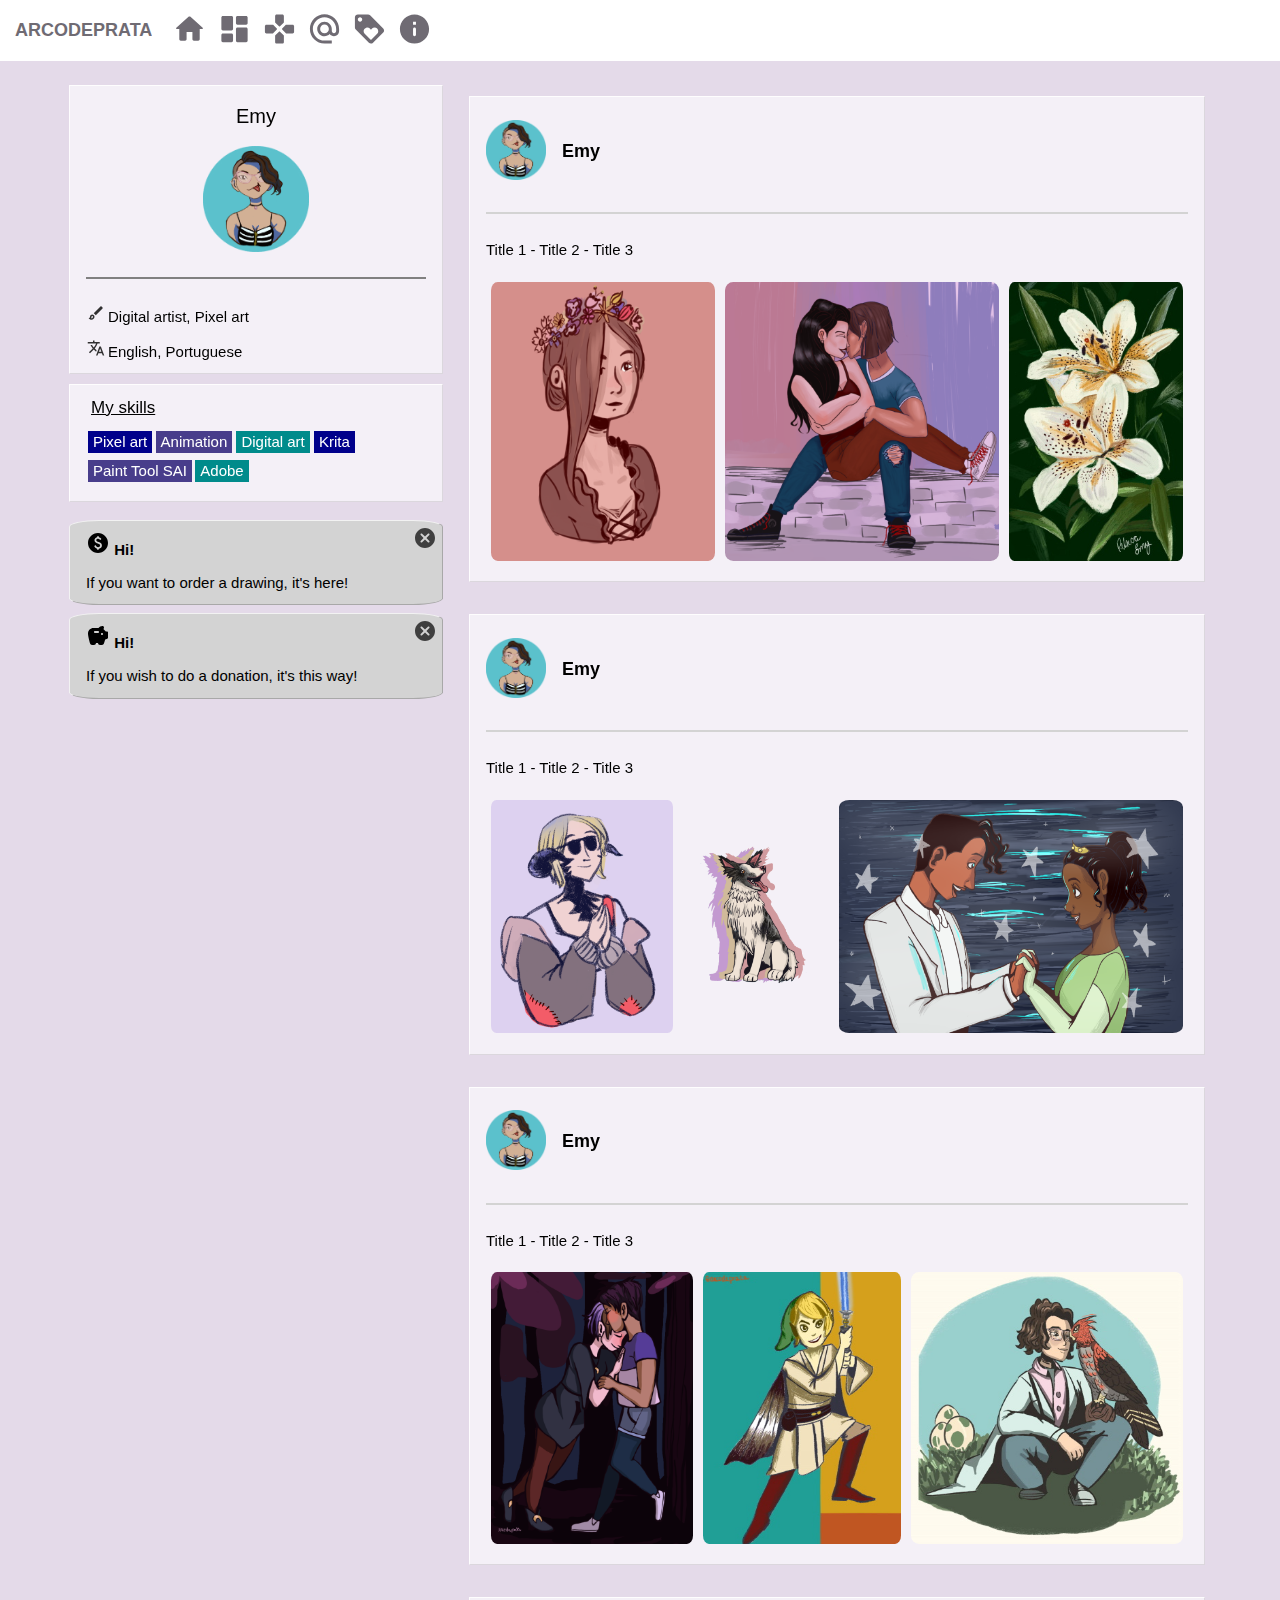
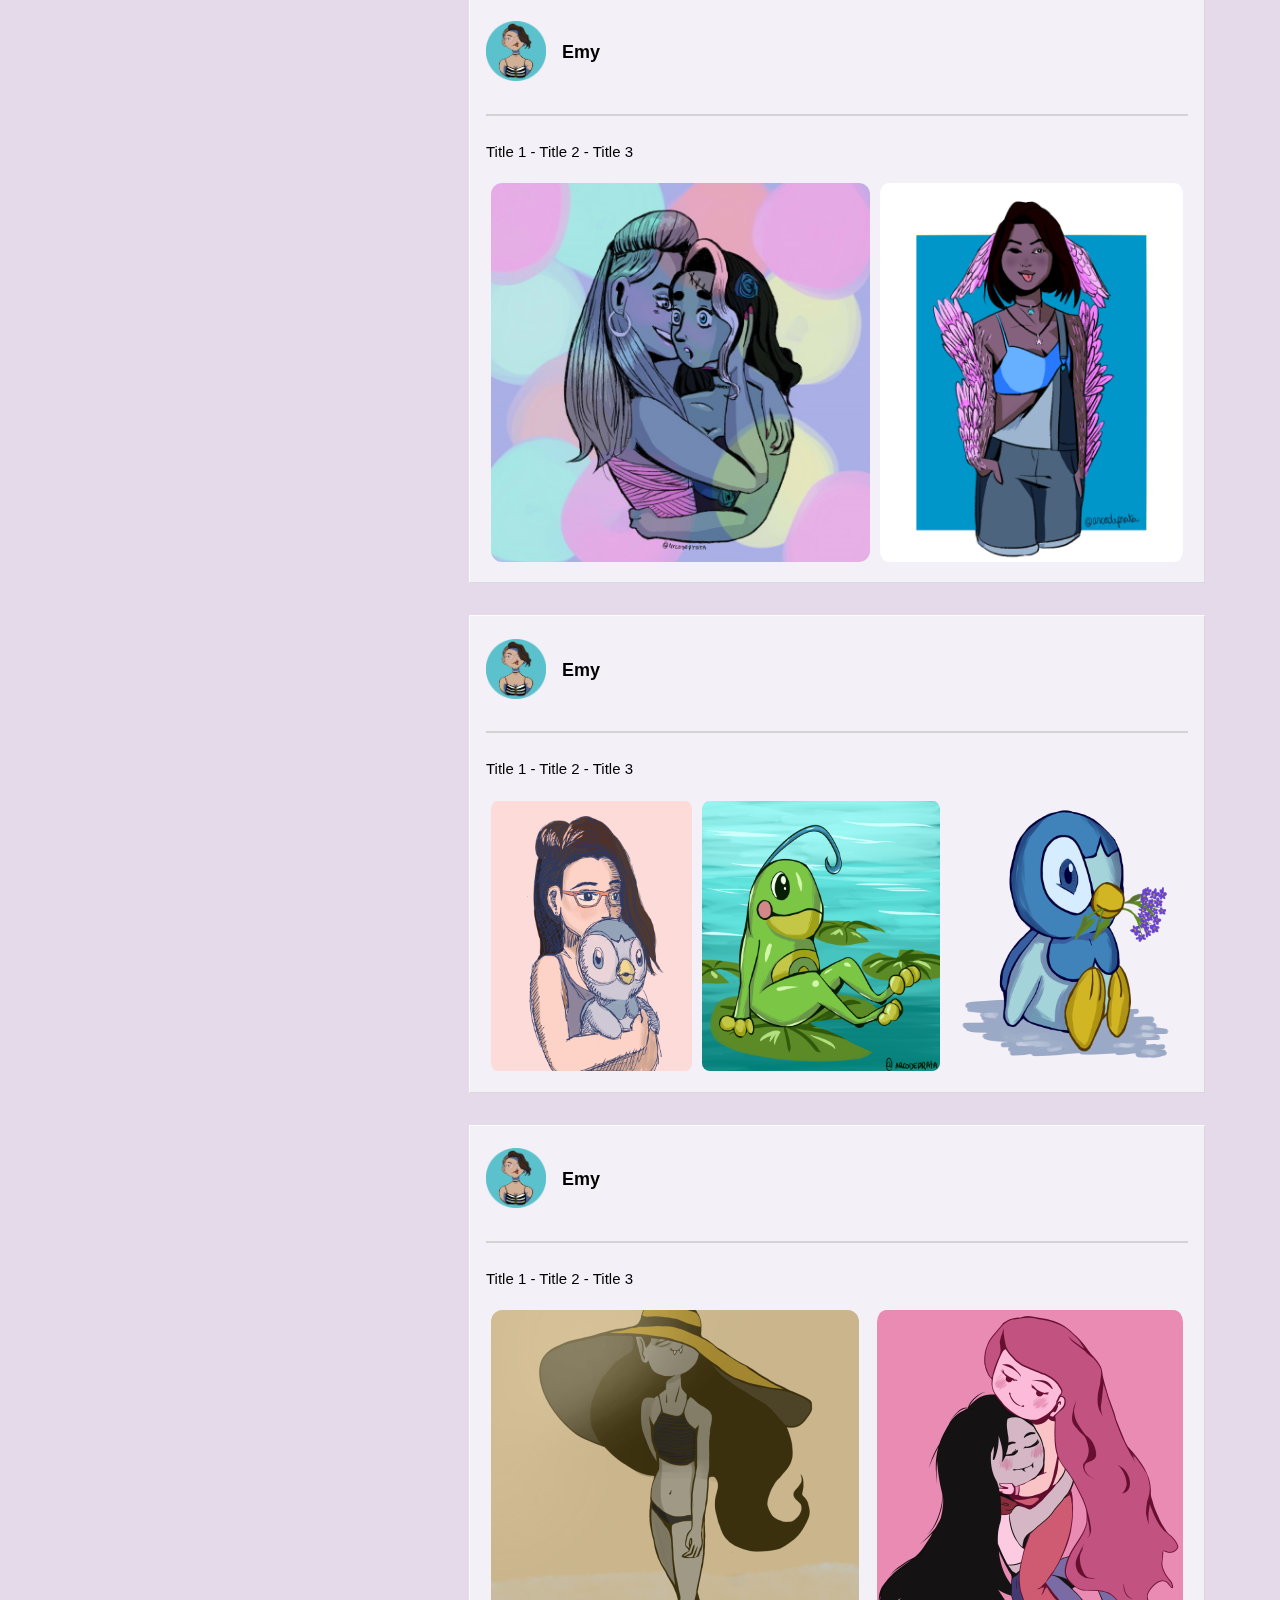
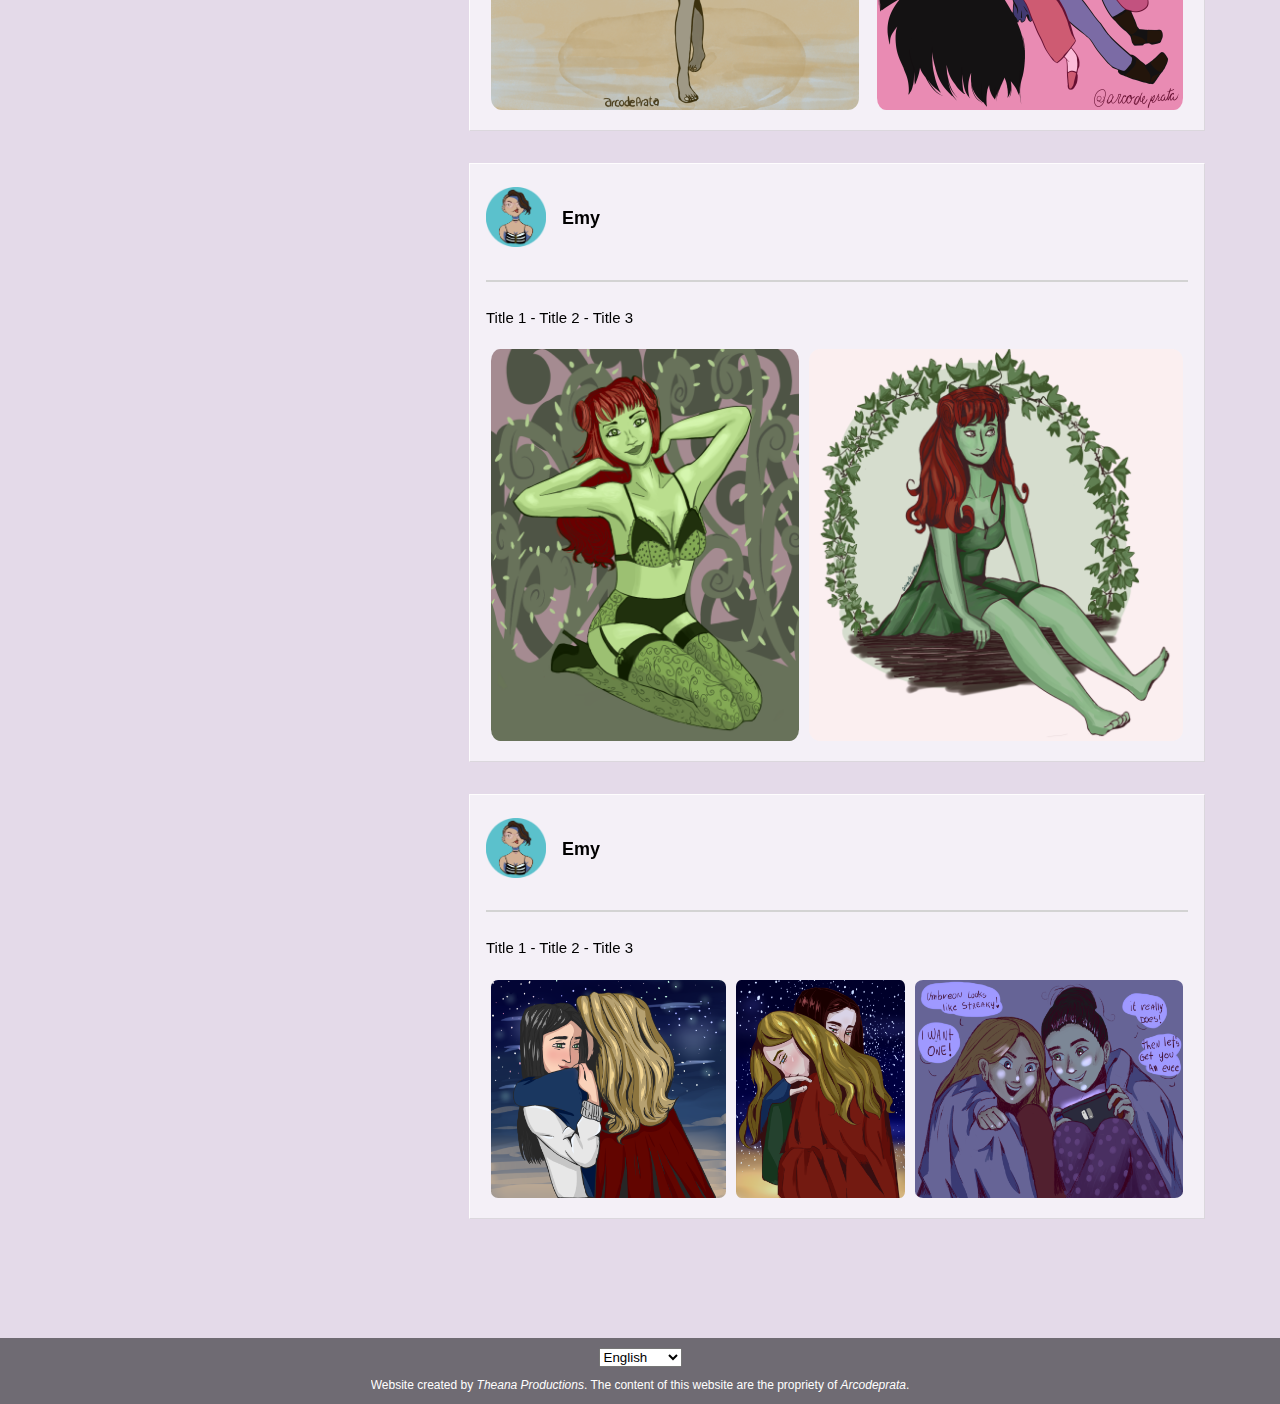
<file: illustrations.html>
<!DOCTYPE html>

<html lang="en">
<head prefix="og: http://ogp.me/ns#">
    <meta charset="utf-8" />
    <meta name="viewport" content="width=device-width, initial-scale=1.0" />
    <meta name="description" content="Welcome to Arcodeprata's official portfolio!" />

    <meta name=�twitter:card� content=�summary� />
    <meta property="og:title" content="Welcome to Arcodeprata's portfolio!" />
    <meta property="og:type" content="website" />
    <meta property="og:url" content="#" />
    <meta property="og:image" content="#" />
    <meta property="og:site_name" content="Arcodeprata Portfolio" />

    <!-- https://realfavicongenerator.net/ -->
    <link rel="apple-touch-icon" sizes="180x180" href="medias/favicon/apple-touch-icon.png">
    <link rel="icon" type="image/png" sizes="32x32" href="medias/favicon/favicon-32x32.png">
    <link rel="icon" type="image/png" sizes="16x16" href="medias/favicon/favicon-16x16.png">
    <link rel="manifest" href="medias/favicon/site.webmanifest">
    <link rel="mask-icon" href="medias/favicon/safari-pinned-tab.svg" color="#398aa1">
    <link rel="shortcut icon" href="medias/favicon/favicon.ico">
    <meta name="msapplication-TileColor" content="#2b5797">
    <meta name="msapplication-config" content="medias/favicon/browserconfig.xml">
    <meta name="theme-color" content="#ffffff">

    <link rel="stylesheet" href="styles/main.css" />
    <link rel="stylesheet" href="styles/header.css" />
    <link rel="stylesheet" href="styles/footer.css" />
    <link rel="stylesheet" href="styles/bodyIndex.css" />

    <title>Home - Arcodeprata Portfolio</title>
</head>

<body>

    <header>
        <!-- Navbar English -->
        <div class="navBar lang en">
            <div class="navBarContent rowFlex">
                <a href="index.html" class="logo hideSmall">Arcodeprata</a>
                <a href="index.html" class="navMenuLink" title="Home">
                    <svg xmlns="http://www.w3.org/2000/svg" height="48px" viewBox="0 0 24 24" width="48px" fill="#000000"><path d="M0 0h24v24H0V0z" fill="none" /><path d="M10 19v-5h4v5c0 .55.45 1 1 1h3c.55 0 1-.45 1-1v-7h1.7c.46 0 .68-.57.33-.87L12.67 3.6c-.38-.34-.96-.34-1.34 0l-8.36 7.53c-.34.3-.13.87.33.87H5v7c0 .55.45 1 1 1h3c.55 0 1-.45 1-1z" /></svg>
                </a>
                <a href="illustrations.html" class="navMenuLink" title="Illustrations">
                    <svg xmlns="http://www.w3.org/2000/svg" height="48px" viewBox="0 0 24 24" width="48px" fill="#000000"><path d="M0 0h24v24H0V0z" fill="none" /><path d="M4 13h6c.55 0 1-.45 1-1V4c0-.55-.45-1-1-1H4c-.55 0-1 .45-1 1v8c0 .55.45 1 1 1zm0 8h6c.55 0 1-.45 1-1v-4c0-.55-.45-1-1-1H4c-.55 0-1 .45-1 1v4c0 .55.45 1 1 1zm10 0h6c.55 0 1-.45 1-1v-8c0-.55-.45-1-1-1h-6c-.55 0-1 .45-1 1v8c0 .55.45 1 1 1zM13 4v4c0 .55.45 1 1 1h6c.55 0 1-.45 1-1V4c0-.55-.45-1-1-1h-6c-.55 0-1 .45-1 1z" /></svg>
                </a>
                <a href="pixel_art.html" class="navMenuLink" title="Pixel Art">
                    <svg xmlns="http://www.w3.org/2000/svg" height="48px" viewBox="0 0 24 24" width="48px" fill="#000000"><path d="M15 7.29V3c0-.55-.45-1-1-1h-4c-.55 0-1 .45-1 1v4.29c0 .13.05.26.15.35l2.5 2.5c.2.2.51.2.71 0l2.5-2.5c.09-.09.14-.21.14-.35zM7.29 9H3c-.55 0-1 .45-1 1v4c0 .55.45 1 1 1h4.29c.13 0 .26-.05.35-.15l2.5-2.5c.2-.2.2-.51 0-.71l-2.5-2.5C7.55 9.05 7.43 9 7.29 9zM9 16.71V21c0 .55.45 1 1 1h4c.55 0 1-.45 1-1v-4.29c0-.13-.05-.26-.15-.35l-2.5-2.5c-.2-.2-.51-.2-.71 0l-2.5 2.5c-.09.09-.14.21-.14.35zm7.35-7.56l-2.5 2.5c-.2.2-.2.51 0 .71l2.5 2.5c.09.09.22.15.35.15H21c.55 0 1-.45 1-1v-4c0-.55-.45-1-1-1h-4.29c-.14-.01-.26.04-.36.14z" /></svg>
                </a>
                <a href="contact.html" class="navMenuLink" title="Contact us">
                    <svg xmlns="http://www.w3.org/2000/svg" height="48px" viewBox="0 0 24 24" width="48px" fill="#000000"><path d="M0 0h24v24H0V0z" fill="none" /><path d="M12 1.95c-5.52 0-10 4.48-10 10s4.48 10 10 10h5v-2h-5c-4.34 0-8-3.66-8-8s3.66-8 8-8 8 3.66 8 8v1.43c0 .79-.71 1.57-1.5 1.57s-1.5-.78-1.5-1.57v-1.43c0-2.76-2.24-5-5-5s-5 2.24-5 5 2.24 5 5 5c1.38 0 2.64-.56 3.54-1.47.65.89 1.77 1.47 2.96 1.47 1.97 0 3.5-1.6 3.5-3.57v-1.43c0-5.52-4.48-10-10-10zm0 13c-1.66 0-3-1.34-3-3s1.34-3 3-3 3 1.34 3 3-1.34 3-3 3z" /></svg>
                </a>
                <a href="donations.html" class="navMenuLink" title="Donate">
                    <svg xmlns="http://www.w3.org/2000/svg" height="48px" viewBox="0 0 24 24" width="48px" fill="#000000"><path d="M0 0h24v24H0V0z" fill="none" /><path d="M21.41 11.58l-9-9C12.05 2.22 11.55 2 11 2H4c-1.1 0-2 .9-2 2v7c0 .55.22 1.05.59 1.42l9 9c.36.36.86.58 1.41.58s1.05-.22 1.41-.59l7-7c.37-.36.59-.86.59-1.41s-.23-1.06-.59-1.42zM5.5 7C4.67 7 4 6.33 4 5.5S4.67 4 5.5 4 7 4.67 7 5.5 6.33 7 5.5 7zm11.77 8.27l-3.92 3.92c-.2.2-.51.2-.71 0l-3.92-3.92c-.57-.58-.87-1.43-.67-2.34.19-.88.89-1.61 1.76-1.84.94-.25 1.85.04 2.44.65l.75.72.73-.73c.45-.45 1.08-.73 1.77-.73 1.38 0 2.5 1.12 2.5 2.5 0 .69-.28 1.32-.73 1.77z" /></svg>
                </a>
                <a href="infos.html" class="navMenuLink" title="Infos">
                    <svg xmlns="http://www.w3.org/2000/svg" height="48px" viewBox="0 0 24 24" width="48px" fill="#000000"><path d="M0 0h24v24H0V0z" fill="none" /><path d="M12 2C6.48 2 2 6.48 2 12s4.48 10 10 10 10-4.48 10-10S17.52 2 12 2zm0 15c-.55 0-1-.45-1-1v-4c0-.55.45-1 1-1s1 .45 1 1v4c0 .55-.45 1-1 1zm1-8h-2V7h2v2z" /></svg>
                </a>
            </div>
        </div>
        <!-- Navbar Portuguese -->
        <div class="navBar lang pt">
            <div class="navBarContent rowFlex">
                <a href="index.html" class="logo hideSmall">Arcodeprata</a>
                <a href="index.html" class="navMenuLink" title="Home">
                    <svg xmlns="http://www.w3.org/2000/svg" height="48px" viewBox="0 0 24 24" width="48px" fill="#000000"><path d="M0 0h24v24H0V0z" fill="none" /><path d="M10 19v-5h4v5c0 .55.45 1 1 1h3c.55 0 1-.45 1-1v-7h1.7c.46 0 .68-.57.33-.87L12.67 3.6c-.38-.34-.96-.34-1.34 0l-8.36 7.53c-.34.3-.13.87.33.87H5v7c0 .55.45 1 1 1h3c.55 0 1-.45 1-1z" /></svg>
                </a>
                <a href="illustrations.html" class="navMenuLink" title="Illustrations">
                    <svg xmlns="http://www.w3.org/2000/svg" height="48px" viewBox="0 0 24 24" width="48px" fill="#000000"><path d="M0 0h24v24H0V0z" fill="none" /><path d="M4 13h6c.55 0 1-.45 1-1V4c0-.55-.45-1-1-1H4c-.55 0-1 .45-1 1v8c0 .55.45 1 1 1zm0 8h6c.55 0 1-.45 1-1v-4c0-.55-.45-1-1-1H4c-.55 0-1 .45-1 1v4c0 .55.45 1 1 1zm10 0h6c.55 0 1-.45 1-1v-8c0-.55-.45-1-1-1h-6c-.55 0-1 .45-1 1v8c0 .55.45 1 1 1zM13 4v4c0 .55.45 1 1 1h6c.55 0 1-.45 1-1V4c0-.55-.45-1-1-1h-6c-.55 0-1 .45-1 1z" /></svg>
                </a>
                <a href="pixel_art.html" class="navMenuLink" title="Pixel Art">
                    <svg xmlns="http://www.w3.org/2000/svg" height="48px" viewBox="0 0 24 24" width="48px" fill="#000000"><path d="M15 7.29V3c0-.55-.45-1-1-1h-4c-.55 0-1 .45-1 1v4.29c0 .13.05.26.15.35l2.5 2.5c.2.2.51.2.71 0l2.5-2.5c.09-.09.14-.21.14-.35zM7.29 9H3c-.55 0-1 .45-1 1v4c0 .55.45 1 1 1h4.29c.13 0 .26-.05.35-.15l2.5-2.5c.2-.2.2-.51 0-.71l-2.5-2.5C7.55 9.05 7.43 9 7.29 9zM9 16.71V21c0 .55.45 1 1 1h4c.55 0 1-.45 1-1v-4.29c0-.13-.05-.26-.15-.35l-2.5-2.5c-.2-.2-.51-.2-.71 0l-2.5 2.5c-.09.09-.14.21-.14.35zm7.35-7.56l-2.5 2.5c-.2.2-.2.51 0 .71l2.5 2.5c.09.09.22.15.35.15H21c.55 0 1-.45 1-1v-4c0-.55-.45-1-1-1h-4.29c-.14-.01-.26.04-.36.14z" /></svg>
                </a>
                <a href="contact.html" class="navMenuLink" title="Contact us">
                    <svg xmlns="http://www.w3.org/2000/svg" height="48px" viewBox="0 0 24 24" width="48px" fill="#000000"><path d="M0 0h24v24H0V0z" fill="none" /><path d="M12 1.95c-5.52 0-10 4.48-10 10s4.48 10 10 10h5v-2h-5c-4.34 0-8-3.66-8-8s3.66-8 8-8 8 3.66 8 8v1.43c0 .79-.71 1.57-1.5 1.57s-1.5-.78-1.5-1.57v-1.43c0-2.76-2.24-5-5-5s-5 2.24-5 5 2.24 5 5 5c1.38 0 2.64-.56 3.54-1.47.65.89 1.77 1.47 2.96 1.47 1.97 0 3.5-1.6 3.5-3.57v-1.43c0-5.52-4.48-10-10-10zm0 13c-1.66 0-3-1.34-3-3s1.34-3 3-3 3 1.34 3 3-1.34 3-3 3z" /></svg>
                </a>
                <a href="donations.html" class="navMenuLink" title="Donate">
                    <svg xmlns="http://www.w3.org/2000/svg" height="48px" viewBox="0 0 24 24" width="48px" fill="#000000"><path d="M0 0h24v24H0V0z" fill="none" /><path d="M21.41 11.58l-9-9C12.05 2.22 11.55 2 11 2H4c-1.1 0-2 .9-2 2v7c0 .55.22 1.05.59 1.42l9 9c.36.36.86.58 1.41.58s1.05-.22 1.41-.59l7-7c.37-.36.59-.86.59-1.41s-.23-1.06-.59-1.42zM5.5 7C4.67 7 4 6.33 4 5.5S4.67 4 5.5 4 7 4.67 7 5.5 6.33 7 5.5 7zm11.77 8.27l-3.92 3.92c-.2.2-.51.2-.71 0l-3.92-3.92c-.57-.58-.87-1.43-.67-2.34.19-.88.89-1.61 1.76-1.84.94-.25 1.85.04 2.44.65l.75.72.73-.73c.45-.45 1.08-.73 1.77-.73 1.38 0 2.5 1.12 2.5 2.5 0 .69-.28 1.32-.73 1.77z" /></svg>
                </a>
                <a href="infos.html" class="navMenuLink" title="Infos">
                    <svg xmlns="http://www.w3.org/2000/svg" height="48px" viewBox="0 0 24 24" width="48px" fill="#000000"><path d="M0 0h24v24H0V0z" fill="none" /><path d="M12 2C6.48 2 2 6.48 2 12s4.48 10 10 10 10-4.48 10-10S17.52 2 12 2zm0 15c-.55 0-1-.45-1-1v-4c0-.55.45-1 1-1s1 .45 1 1v4c0 .55-.45 1-1 1zm1-8h-2V7h2v2z" /></svg>
                </a>
            </div>
        </div>
    </header>

    <main>
        <!-- ENGLISH -->
        <div class="lang en">
            <!-- The Grid -->
            <div class="rowFlex mainGrid wrapSmall">
                <!-- Left Column -->
                <div class="columnFlex mainColumn">
                    <!-- Profile -->
                    <aside class="cardSections profileContainer vanillaTiltCard">
                        <div class="profileContent">
                            <h4>Emy</h4>
                            <p class="profilePic"><img src="medias/profilePic.png"></p>
                            <hr>
                            <p class="infosProfile"><svg xmlns="http://www.w3.org/2000/svg" height="18px" viewBox="0 0 24 24" width="18px" fill="#000000"><path d="M0 0h24v24H0V0z" fill="none" /><path d="M7 16c.55 0 1 .45 1 1 0 1.1-.9 2-2 2-.17 0-.33-.02-.5-.05.31-.55.5-1.21.5-1.95 0-.55.45-1 1-1M18.67 3c-.26 0-.51.1-.71.29L9 12.25 11.75 15l8.96-8.96c.39-.39.39-1.02 0-1.41l-1.34-1.34c-.2-.2-.45-.29-.7-.29zM7 14c-1.66 0-3 1.34-3 3 0 1.31-1.16 2-2 2 .92 1.22 2.49 2 4 2 2.21 0 4-1.79 4-4 0-1.66-1.34-3-3-3z" /></svg>Digital artist, Pixel art</p>
                            <p class="infosProfile"><svg xmlns="http://www.w3.org/2000/svg" height="18px" viewBox="0 0 24 24" width="18px" fill="#000000"><path d="M0 0h24v24H0V0z" fill="none" /><path d="M12.87 15.07l-2.54-2.51.03-.03c1.74-1.94 2.98-4.17 3.71-6.53H17V4h-7V2H8v2H1v1.99h11.17C11.5 7.92 10.44 9.75 9 11.35 8.07 10.32 7.3 9.19 6.69 8h-2c.73 1.63 1.73 3.17 2.98 4.56l-5.09 5.02L4 19l5-5 3.11 3.11.76-2.04zM18.5 10h-2L12 22h2l1.12-3h4.75L21 22h2l-4.5-12zm-2.62 7l1.62-4.33L19.12 17h-3.24z" /></svg>English, Portuguese</p>
                        </div>
                    </aside>

                    <!-- Skills -->
                    <div class="cardSections hideSmall vanillaTiltCard">
                        <div class="skillsContainer">
                            <h4>My skills</h4>
                            <p>
                                <span class="skillTheme-alpha">Pixel art</span>
                                <span class="skillTheme-beta">Animation</span>
                                <span class="skillTheme-gamma">Digital art</span>
                                <span class="skillTheme-alpha">Krita</span>
                                <span class="skillTheme-beta">Paint Tool SAI</span>
                                <span class="skillTheme-gamma">Adobe</span>
                            </p>
                        </div>
                    </div>

                    <!-- Commissions box -->
                    <div class="donationContainer hideSmall">
                        <span onclick="this.parentElement.style.display='none'" class="closeBtnDonationPopUp">
                            <svg xmlns="http://www.w3.org/2000/svg" height="24px" viewBox="0 0 24 24" width="24px" fill="#000000"><path d="M0 0h24v24H0V0z" fill="none" opacity=".87" /><path d="M12 2C6.47 2 2 6.47 2 12s4.47 10 10 10 10-4.47 10-10S17.53 2 12 2zm4.3 14.3c-.39.39-1.02.39-1.41 0L12 13.41 9.11 16.3c-.39.39-1.02.39-1.41 0-.39-.39-.39-1.02 0-1.41L10.59 12 7.7 9.11c-.39-.39-.39-1.02 0-1.41.39-.39 1.02-.39 1.41 0L12 10.59l2.89-2.89c.39-.39 1.02-.39 1.41 0 .39.39.39 1.02 0 1.41L13.41 12l2.89 2.89c.38.38.38 1.02 0 1.41z" /></svg>
                        </span>
                        <div onclick="location.href = 'infos.html'">
                            <!-- Need to send toward Kofi link -->
                            <h4>
                                <svg xmlns="http://www.w3.org/2000/svg" enable-background="new 0 0 24 24" height="24px" viewBox="0 0 24 24" width="24px" fill="#000000"><g><rect fill="none" height="24" width="24" /></g><g><path d="M12,2C6.48,2,2,6.48,2,12s4.48,10,10,10s10-4.48,10-10S17.52,2,12,2z M12.88,17.76v0.36c0,0.48-0.39,0.88-0.88,0.88h0 c-0.48,0-0.88-0.39-0.88-0.88v-0.42c-0.63-0.15-1.93-0.61-2.69-2.1c-0.23-0.44-0.01-0.99,0.45-1.18l0.07-0.03 c0.41-0.17,0.87,0,1.08,0.39c0.32,0.61,0.95,1.37,2.12,1.37c0.93,0,1.98-0.48,1.98-1.61c0-0.96-0.7-1.46-2.28-2.03 c-1.1-0.39-3.35-1.03-3.35-3.31c0-0.1,0.01-2.4,2.62-2.96V5.88C11.12,5.39,11.52,5,12,5h0c0.48,0,0.88,0.39,0.88,0.88v0.37 c1.07,0.19,1.75,0.76,2.16,1.3c0.34,0.44,0.16,1.08-0.36,1.3l0,0C14.32,9,13.9,8.88,13.66,8.57c-0.28-0.38-0.78-0.77-1.6-0.77 c-0.7,0-1.81,0.37-1.81,1.39c0,0.95,0.86,1.31,2.64,1.9c2.4,0.83,3.01,2.05,3.01,3.45C15.9,17.17,13.4,17.67,12.88,17.76z" /></g></svg>
                                Hi!
                            </h4>
                            <p>If you want to order a drawing, it's here!</p>
                        </div>
                    </div>
                    <!-- Donation box -->
                    <div class="donationContainer hideSmall">
                        <span onclick="this.parentElement.style.display='none'" class="closeBtnDonationPopUp">
                            <svg xmlns="http://www.w3.org/2000/svg" height="24px" viewBox="0 0 24 24" width="24px" fill="#000000"><path d="M0 0h24v24H0V0z" fill="none" opacity=".87" /><path d="M12 2C6.47 2 2 6.47 2 12s4.47 10 10 10 10-4.47 10-10S17.53 2 12 2zm4.3 14.3c-.39.39-1.02.39-1.41 0L12 13.41 9.11 16.3c-.39.39-1.02.39-1.41 0-.39-.39-.39-1.02 0-1.41L10.59 12 7.7 9.11c-.39-.39-.39-1.02 0-1.41.39-.39 1.02-.39 1.41 0L12 10.59l2.89-2.89c.39-.39 1.02-.39 1.41 0 .39.39.39 1.02 0 1.41L13.41 12l2.89 2.89c.38.38.38 1.02 0 1.41z" /></svg>
                        </span>
                        <div onclick="location.href = 'donations.html'">
                            <h4>
                                <svg xmlns="http://www.w3.org/2000/svg" enable-background="new 0 0 24 24" height="24px" viewBox="0 0 24 24" width="24px" fill="#000000"><rect fill="none" height="24" width="24" /><g><path d="M19.83,7.5l-2.27-2.27c0.07-0.42,0.18-0.81,0.32-1.15c0.11-0.26,0.15-0.56,0.09-0.87C17.84,2.49,17.14,1.99,16.4,2 c-1.59,0.03-3,0.81-3.9,2l-5,0C4.46,4,2,6.46,2,9.5c0,2.25,1.37,7.48,2.08,10.04C4.32,20.4,5.11,21,6.01,21L8,21c1.1,0,2-0.9,2-2v0 h2v0c0,1.1,0.9,2,2,2l2.01,0c0.88,0,1.66-0.58,1.92-1.43l1.25-4.16l2.14-0.72c0.41-0.14,0.68-0.52,0.68-0.95V8.5c0-0.55-0.45-1-1-1 H19.83z M12,9H9C8.45,9,8,8.55,8,8v0c0-0.55,0.45-1,1-1h3c0.55,0,1,0.45,1,1v0C13,8.55,12.55,9,12,9z M16,11c-0.55,0-1-0.45-1-1 c0-0.55,0.45-1,1-1s1,0.45,1,1C17,10.55,16.55,11,16,11z" /></g></svg>
                                Hi!
                            </h4>
                            <p>If you wish to do a donation, it's this way!</p>
                        </div>
                    </div>
                    <!-- End Left Column -->
                </div>

                <!-- Middle Column -->
                <div class="columnFlex middleColumn">
                    <div class="cardSections middleSection">
                        <br>
                        <img src="medias/profilePic.png" class="profilePicMiddle">
                        <h4>Emy</h4>
                        <br>
                        <hr class="clearHR">
                        <p>Title 1 - Title 2 - Title 3</p>
                        <div class="rowFlex middleImgContainer wrapSmall">
                            <div class="middleImgHalf">
                                <img src="medias/creations/regularArt/mygfisbeautifulllll.png">
                            </div>
                            <div class="middleImgHalf">
                                <img src="medias/creations/regularArt/korrasami_redraw.png">
                            </div>
                            <div class="middleImgHalf">
                                <img src="medias/creations/regularArt/lilies.jpg">
                            </div>
                        </div>
                    </div>
                    <div class="cardSections middleSection">
                        <br>
                        <img src="medias/profilePic.png" class="profilePicMiddle">
                        <h4>Emy</h4>
                        <br>
                        <hr class="clearHR">
                        <p>Title 1 - Title 2 - Title 3</p>
                        <div class="rowFlex middleImgContainer wrapSmall">
                            <div class="middleImgHalf">
                                <img src="medias/creations/regularArt/hellodarling.png">
                            </div>
                            <div class="middleImgHalf">
                                <img src="medias/creations/regularArt/Laninha.png">
                            </div>
                            <div class="middleImgHalf">
                                <img src="medias/creations/regularArt/amigo_secreto_lina.png">
                            </div>
                        </div>
                    </div>
                    <div class="cardSections middleSection">
                        <br>
                        <img src="medias/profilePic.png" class="profilePicMiddle">
                        <h4>Emy</h4>
                        <br>
                        <hr class="clearHR">
                        <p>Title 1 - Title 2 - Title 3</p>
                        <div class="rowFlex middleImgContainer wrapSmall">
                            <div class="middleImgHalf">
                                <img src="medias/creations/regularArt/lumity_cuddle.png">
                            </div>
                            <div class="middleImgHalf">
                                <img src="medias/creations/regularArt/alfacinho_jedi.jpg">
                            </div>
                            <div class="middleImgHalf">
                                <img src="medias/creations/regularArt/talonflamecollab.jpg">
                            </div>
                        </div>
                    </div>
                    <div class="cardSections middleSection">
                        <br>
                        <img src="medias/profilePic.png" class="profilePicMiddle">
                        <h4>Emy</h4>
                        <br>
                        <hr class="clearHR">
                        <p>Title 1 - Title 2 - Title 3</p>
                        <div class="rowFlex middleImgContainer wrapSmall">
                            <div class="middleImgHalf">
                                <img src="medias/creations/regularArt/pollyblue.jpg">
                            </div>
                            <div class="middleImgHalf">
                                <img src="medias/creations/regularArt/monstersona.png">
                            </div>
                        </div>
                    </div>
                    <div class="cardSections middleSection">
                        <br>
                        <img src="medias/profilePic.png" class="profilePicMiddle">
                        <h4>Emy</h4>
                        <br>
                        <hr class="clearHR">
                        <p>Title 1 - Title 2 - Title 3</p>
                        <div class="rowFlex middleImgContainer wrapSmall">
                            <div class="middleImgHalf">
                                <img src="medias/creations/regularArt/me_and_my_son2.png">
                            </div>
                            <div class="middleImgHalf">
                                <img src="medias/creations/regularArt/policute.png">
                            </div>
                            <div class="middleImgHalf">
                                <img src="medias/creations/regularArt/New Canvas.png">
                            </div>
                        </div>
                    </div>
                    <div class="cardSections middleSection">
                        <br>
                        <img src="medias/profilePic.png" class="profilePicMiddle">
                        <h4>Emy</h4>
                        <br>
                        <hr class="clearHR">
                        <p>Title 1 - Title 2 - Title 3</p>
                        <div class="rowFlex middleImgContainer wrapSmall">
                            <div class="middleImgHalf">
                                <img src="medias/creations/regularArt/marceline_redraw.png">
                            </div>
                            <div class="middleImgHalf">
                                <img src="medias/creations/regularArt/bubbline.png">
                            </div>
                        </div>
                    </div>
                    <div class="cardSections middleSection">
                        <br>
                        <img src="medias/profilePic.png" class="profilePicMiddle">
                        <h4>Emy</h4>
                        <br>
                        <hr class="clearHR">
                        <p>Title 1 - Title 2 - Title 3</p>
                        <div class="rowFlex middleImgContainer wrapSmall">
                            <div class="middleImgHalf">
                                <img src="medias/creations/regularArt/Ivy_again.png">
                            </div>
                            <div class="middleImgHalf">
                                <img src="medias/creations/regularArt/ivy_bombshells.png">
                            </div>
                        </div>
                    </div>
                    <div class="cardSections middleSection">
                        <br>
                        <img src="medias/profilePic.png" class="profilePicMiddle">
                        <h4>Emy</h4>
                        <br>
                        <hr class="clearHR">
                        <p>Title 1 - Title 2 - Title 3</p>
                        <div class="rowFlex middleImgContainer wrapSmall">
                            <div class="middleImgHalf">
                                <img src="medias/creations/regularArt/scbb1.png">
                            </div>
                            <div class="middleImgHalf">
                                <img src="medias/creations/regularArt/scbb2.png">
                            </div>
                            <div class="middleImgHalf">
                                <img src="medias/creations/regularArt/scbb3.png">
                            </div>
                        </div>
                    </div>
                    <!-- End Middle Column -->
                </div>
                <!-- End Grid -->
            </div>
            <br>
        </div>

        <!-- PORTUGUESE -->
        <div class="lang pt">
            <!-- The Grid -->
            <div class="rowFlex mainGrid wrapSmall">
                <!-- Left Column -->
                <div class="columnFlex mainColumn">
                    <!-- Profile -->
                    <aside class="cardSections profileContainer vanillaTiltCard">
                        <div class="profileContent">
                            <h4>Emy</h4>
                            <p class="profilePic"><img src="medias/profilePic.png"></p>
                            <hr>
                            <p class="infosProfile"><svg xmlns="http://www.w3.org/2000/svg" height="18px" viewBox="0 0 24 24" width="18px" fill="#000000"><path d="M0 0h24v24H0V0z" fill="none" /><path d="M7 16c.55 0 1 .45 1 1 0 1.1-.9 2-2 2-.17 0-.33-.02-.5-.05.31-.55.5-1.21.5-1.95 0-.55.45-1 1-1M18.67 3c-.26 0-.51.1-.71.29L9 12.25 11.75 15l8.96-8.96c.39-.39.39-1.02 0-1.41l-1.34-1.34c-.2-.2-.45-.29-.7-.29zM7 14c-1.66 0-3 1.34-3 3 0 1.31-1.16 2-2 2 .92 1.22 2.49 2 4 2 2.21 0 4-1.79 4-4 0-1.66-1.34-3-3-3z" /></svg>Digital artist, Pixel art</p>
                            <p class="infosProfile"><svg xmlns="http://www.w3.org/2000/svg" height="18px" viewBox="0 0 24 24" width="18px" fill="#000000"><path d="M0 0h24v24H0V0z" fill="none" /><path d="M12.87 15.07l-2.54-2.51.03-.03c1.74-1.94 2.98-4.17 3.71-6.53H17V4h-7V2H8v2H1v1.99h11.17C11.5 7.92 10.44 9.75 9 11.35 8.07 10.32 7.3 9.19 6.69 8h-2c.73 1.63 1.73 3.17 2.98 4.56l-5.09 5.02L4 19l5-5 3.11 3.11.76-2.04zM18.5 10h-2L12 22h2l1.12-3h4.75L21 22h2l-4.5-12zm-2.62 7l1.62-4.33L19.12 17h-3.24z" /></svg>English, Portuguese</p>
                        </div>
                    </aside>

                    <!-- Skills -->
                    <div class="cardSections hideSmall vanillaTiltCard">
                        <div class="skillsContainer">
                            <h4>My skills</h4>
                            <p>
                                <span class="skillTheme-alpha">Pixel art</span>
                                <span class="skillTheme-beta">Animation</span>
                                <span class="skillTheme-gamma">Digital art</span>
                                <span class="skillTheme-alpha">Krita</span>
                                <span class="skillTheme-beta">Paint Tool SAI</span>
                                <span class="skillTheme-gamma">Adobe</span>
                            </p>
                        </div>
                    </div>

                    <!-- Commissions box -->
                    <div class="donationContainer hideSmall">
                        <span onclick="this.parentElement.style.display='none'" class="closeBtnDonationPopUp">
                            <svg xmlns="http://www.w3.org/2000/svg" height="24px" viewBox="0 0 24 24" width="24px" fill="#000000"><path d="M0 0h24v24H0V0z" fill="none" opacity=".87" /><path d="M12 2C6.47 2 2 6.47 2 12s4.47 10 10 10 10-4.47 10-10S17.53 2 12 2zm4.3 14.3c-.39.39-1.02.39-1.41 0L12 13.41 9.11 16.3c-.39.39-1.02.39-1.41 0-.39-.39-.39-1.02 0-1.41L10.59 12 7.7 9.11c-.39-.39-.39-1.02 0-1.41.39-.39 1.02-.39 1.41 0L12 10.59l2.89-2.89c.39-.39 1.02-.39 1.41 0 .39.39.39 1.02 0 1.41L13.41 12l2.89 2.89c.38.38.38 1.02 0 1.41z" /></svg>
                        </span>
                        <div onclick="location.href = 'infos.html'">
                            <!-- Need to send toward Kofi link -->
                            <h4>
                                <svg xmlns="http://www.w3.org/2000/svg" enable-background="new 0 0 24 24" height="24px" viewBox="0 0 24 24" width="24px" fill="#000000"><g><rect fill="none" height="24" width="24" /></g><g><path d="M12,2C6.48,2,2,6.48,2,12s4.48,10,10,10s10-4.48,10-10S17.52,2,12,2z M12.88,17.76v0.36c0,0.48-0.39,0.88-0.88,0.88h0 c-0.48,0-0.88-0.39-0.88-0.88v-0.42c-0.63-0.15-1.93-0.61-2.69-2.1c-0.23-0.44-0.01-0.99,0.45-1.18l0.07-0.03 c0.41-0.17,0.87,0,1.08,0.39c0.32,0.61,0.95,1.37,2.12,1.37c0.93,0,1.98-0.48,1.98-1.61c0-0.96-0.7-1.46-2.28-2.03 c-1.1-0.39-3.35-1.03-3.35-3.31c0-0.1,0.01-2.4,2.62-2.96V5.88C11.12,5.39,11.52,5,12,5h0c0.48,0,0.88,0.39,0.88,0.88v0.37 c1.07,0.19,1.75,0.76,2.16,1.3c0.34,0.44,0.16,1.08-0.36,1.3l0,0C14.32,9,13.9,8.88,13.66,8.57c-0.28-0.38-0.78-0.77-1.6-0.77 c-0.7,0-1.81,0.37-1.81,1.39c0,0.95,0.86,1.31,2.64,1.9c2.4,0.83,3.01,2.05,3.01,3.45C15.9,17.17,13.4,17.67,12.88,17.76z" /></g></svg>
                                Hi!
                            </h4>
                            <p>If you want to order a drawing, it's here!</p>
                        </div>
                    </div>
                    <!-- Donation box -->
                    <div class="donationContainer hideSmall">
                        <span onclick="this.parentElement.style.display='none'" class="closeBtnDonationPopUp">
                            <svg xmlns="http://www.w3.org/2000/svg" height="24px" viewBox="0 0 24 24" width="24px" fill="#000000"><path d="M0 0h24v24H0V0z" fill="none" opacity=".87" /><path d="M12 2C6.47 2 2 6.47 2 12s4.47 10 10 10 10-4.47 10-10S17.53 2 12 2zm4.3 14.3c-.39.39-1.02.39-1.41 0L12 13.41 9.11 16.3c-.39.39-1.02.39-1.41 0-.39-.39-.39-1.02 0-1.41L10.59 12 7.7 9.11c-.39-.39-.39-1.02 0-1.41.39-.39 1.02-.39 1.41 0L12 10.59l2.89-2.89c.39-.39 1.02-.39 1.41 0 .39.39.39 1.02 0 1.41L13.41 12l2.89 2.89c.38.38.38 1.02 0 1.41z" /></svg>
                        </span>
                        <div onclick="location.href = 'donations.html'">
                            <h4>
                                <svg xmlns="http://www.w3.org/2000/svg" enable-background="new 0 0 24 24" height="24px" viewBox="0 0 24 24" width="24px" fill="#000000"><rect fill="none" height="24" width="24" /><g><path d="M19.83,7.5l-2.27-2.27c0.07-0.42,0.18-0.81,0.32-1.15c0.11-0.26,0.15-0.56,0.09-0.87C17.84,2.49,17.14,1.99,16.4,2 c-1.59,0.03-3,0.81-3.9,2l-5,0C4.46,4,2,6.46,2,9.5c0,2.25,1.37,7.48,2.08,10.04C4.32,20.4,5.11,21,6.01,21L8,21c1.1,0,2-0.9,2-2v0 h2v0c0,1.1,0.9,2,2,2l2.01,0c0.88,0,1.66-0.58,1.92-1.43l1.25-4.16l2.14-0.72c0.41-0.14,0.68-0.52,0.68-0.95V8.5c0-0.55-0.45-1-1-1 H19.83z M12,9H9C8.45,9,8,8.55,8,8v0c0-0.55,0.45-1,1-1h3c0.55,0,1,0.45,1,1v0C13,8.55,12.55,9,12,9z M16,11c-0.55,0-1-0.45-1-1 c0-0.55,0.45-1,1-1s1,0.45,1,1C17,10.55,16.55,11,16,11z" /></g></svg>
                                Hi!
                            </h4>
                            <p>If you wish to do a donation, it's this way!</p>
                        </div>
                    </div>
                    <!-- End Left Column -->
                </div>

                <!-- Middle Column -->
                <div class="columnFlex middleColumn">
                    <div class="cardSections middleSection">
                        <br>
                        <img src="medias/profilePic.png" class="profilePicMiddle">
                        <h4>Emy</h4>
                        <br>
                        <hr class="clearHR">
                        <p>Title 1 - Title 2 - Title 3</p>
                        <div class="rowFlex middleImgContainer wrapSmall">
                            <div class="middleImgHalf">
                                <img src="medias/creations/regularArt/mygfisbeautifulllll.png">
                            </div>
                            <div class="middleImgHalf">
                                <img src="medias/creations/regularArt/korrasami_redraw.png">
                            </div>
                            <div class="middleImgHalf">
                                <img src="medias/creations/regularArt/lilies.jpg">
                            </div>
                        </div>
                    </div>
                    <div class="cardSections middleSection">
                        <br>
                        <img src="medias/profilePic.png" class="profilePicMiddle">
                        <h4>Emy</h4>
                        <br>
                        <hr class="clearHR">
                        <p>Title 1 - Title 2 - Title 3</p>
                        <div class="rowFlex middleImgContainer wrapSmall">
                            <div class="middleImgHalf">
                                <img src="medias/creations/regularArt/hellodarling.png">
                            </div>
                            <div class="middleImgHalf">
                                <img src="medias/creations/regularArt/Laninha.png">
                            </div>
                            <div class="middleImgHalf">
                                <img src="medias/creations/regularArt/amigo_secreto_lina.png">
                            </div>
                        </div>
                    </div>
                    <div class="cardSections middleSection">
                        <br>
                        <img src="medias/profilePic.png" class="profilePicMiddle">
                        <h4>Emy</h4>
                        <br>
                        <hr class="clearHR">
                        <p>Title 1 - Title 2 - Title 3</p>
                        <div class="rowFlex middleImgContainer wrapSmall">
                            <div class="middleImgHalf">
                                <img src="medias/creations/regularArt/lumity_cuddle.png">
                            </div>
                            <div class="middleImgHalf">
                                <img src="medias/creations/regularArt/alfacinho_jedi.jpg">
                            </div>
                            <div class="middleImgHalf">
                                <img src="medias/creations/regularArt/talonflamecollab.jpg">
                            </div>
                        </div>
                    </div>
                    <div class="cardSections middleSection">
                        <br>
                        <img src="medias/profilePic.png" class="profilePicMiddle">
                        <h4>Emy</h4>
                        <br>
                        <hr class="clearHR">
                        <p>Title 1 - Title 2 - Title 3</p>
                        <div class="rowFlex middleImgContainer wrapSmall">
                            <div class="middleImgHalf">
                                <img src="medias/creations/regularArt/pollyblue.jpg">
                            </div>
                            <div class="middleImgHalf">
                                <img src="medias/creations/regularArt/monstersona.png">
                            </div>
                        </div>
                    </div>
                    <div class="cardSections middleSection">
                        <br>
                        <img src="medias/profilePic.png" class="profilePicMiddle">
                        <h4>Emy</h4>
                        <br>
                        <hr class="clearHR">
                        <p>Title 1 - Title 2 - Title 3</p>
                        <div class="rowFlex middleImgContainer wrapSmall">
                            <div class="middleImgHalf">
                                <img src="medias/creations/regularArt/me_and_my_son2.png">
                            </div>
                            <div class="middleImgHalf">
                                <img src="medias/creations/regularArt/policute.png">
                            </div>
                            <div class="middleImgHalf">
                                <img src="medias/creations/regularArt/New Canvas.png">
                            </div>
                        </div>
                    </div>
                    <div class="cardSections middleSection">
                        <br>
                        <img src="medias/profilePic.png" class="profilePicMiddle">
                        <h4>Emy</h4>
                        <br>
                        <hr class="clearHR">
                        <p>Title 1 - Title 2 - Title 3</p>
                        <div class="rowFlex middleImgContainer wrapSmall">
                            <div class="middleImgHalf">
                                <img src="medias/creations/regularArt/marceline_redraw.png">
                            </div>
                            <div class="middleImgHalf">
                                <img src="medias/creations/regularArt/bubbline.png">
                            </div>
                        </div>
                    </div>
                    <div class="cardSections middleSection">
                        <br>
                        <img src="medias/profilePic.png" class="profilePicMiddle">
                        <h4>Emy</h4>
                        <br>
                        <hr class="clearHR">
                        <p>Title 1 - Title 2 - Title 3</p>
                        <div class="rowFlex middleImgContainer wrapSmall">
                            <div class="middleImgHalf">
                                <img src="medias/creations/regularArt/Ivy_again.png">
                            </div>
                            <div class="middleImgHalf">
                                <img src="medias/creations/regularArt/ivy_bombshells.png">
                            </div>
                        </div>
                    </div>
                    <div class="cardSections middleSection">
                        <br>
                        <img src="medias/profilePic.png" class="profilePicMiddle">
                        <h4>Emy</h4>
                        <br>
                        <hr class="clearHR">
                        <p>Title 1 - Title 2 - Title 3</p>
                        <div class="rowFlex middleImgContainer wrapSmall">
                            <div class="middleImgHalf">
                                <img src="medias/creations/regularArt/scbb1.png">
                            </div>
                            <div class="middleImgHalf">
                                <img src="medias/creations/regularArt/scbb2.png">
                            </div>
                            <div class="middleImgHalf">
                                <img src="medias/creations/regularArt/scbb3.png">
                            </div>
                        </div>
                    </div>
                    <!-- End Middle Column -->
                </div>
                <!-- End Grid -->
            </div>
            <br>
        </div>

    </main>

    <!-- Footer -->
    <footer class="columnFlex">
        <div class="langSwitch">
            <select id="lang-switch" onchange="changeLanguage(this.value)">
                <option value="en">English</option>
                <option value="pt">Portugu&ecirc;s</option>
            </select>
        </div>

        <div class="copyright">
            <p>Website created by <a href="https://theanaproductions.com/" rel="noopener noreferrer" target="_blank"><em>Theana Productions</em></a>. The content of this website are the propriety of <em>Arcodeprata</em>.</p>
        </div>
    </footer>

    <!-- Vanilla tilt effect -->
    <script type="text/javascript" src="scripts/vanilla-tilt.js"></script>
    <script type="text/javascript">
        VanillaTilt.init(document.querySelectorAll(".vanillaTiltCard"), {
            max: 10,
            speed: 200,
            glare: true,
            "max-glare": 0.4,
            reverse: true
        });
    </script>

    <!-- Language switch -->
    <script defer src="scripts/language.js"></script>
</body>
</html>
</file>
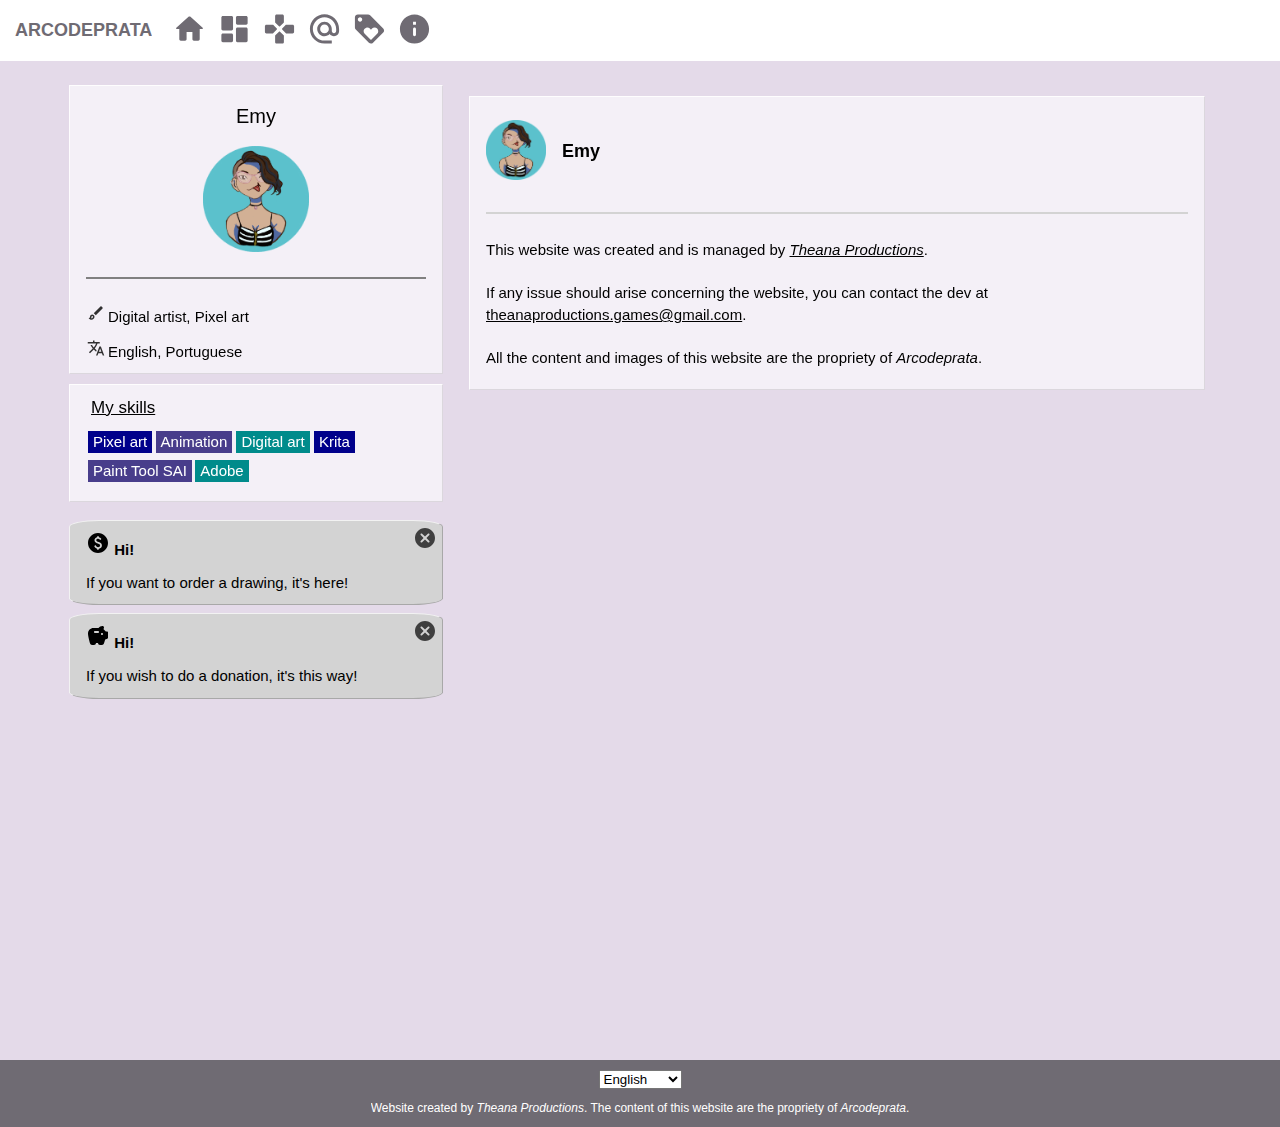
<file: infos.html>
<!DOCTYPE html>

<html lang="en">
<head prefix="og: http://ogp.me/ns#">
    <meta charset="utf-8" />
    <meta name="viewport" content="width=device-width, initial-scale=1.0" />
    <meta name="description" content="Welcome to Arcodeprata's official portfolio!" />

    <meta name=�twitter:card� content=�summary� />
    <meta property="og:title" content="Welcome to Arcodeprata's portfolio!" />
    <meta property="og:type" content="website" />
    <meta property="og:url" content="#" />
    <meta property="og:image" content="#" />
    <meta property="og:site_name" content="Arcodeprata Portfolio" />

    <!-- https://realfavicongenerator.net/ -->
    <link rel="apple-touch-icon" sizes="180x180" href="medias/favicon/apple-touch-icon.png">
    <link rel="icon" type="image/png" sizes="32x32" href="medias/favicon/favicon-32x32.png">
    <link rel="icon" type="image/png" sizes="16x16" href="medias/favicon/favicon-16x16.png">
    <link rel="manifest" href="medias/favicon/site.webmanifest">
    <link rel="mask-icon" href="medias/favicon/safari-pinned-tab.svg" color="#398aa1">
    <link rel="shortcut icon" href="medias/favicon/favicon.ico">
    <meta name="msapplication-TileColor" content="#2b5797">
    <meta name="msapplication-config" content="medias/favicon/browserconfig.xml">
    <meta name="theme-color" content="#ffffff">

    <link rel="stylesheet" href="styles/main.css" />
    <link rel="stylesheet" href="styles/header.css" />
    <link rel="stylesheet" href="styles/footer.css" />
    <link rel="stylesheet" href="styles/bodyIndex.css" />

    <title>Home - Arcodeprata Portfolio</title>
</head>

<body>

    <header>
        <!-- Navbar English -->
        <div class="navBar lang en">
            <div class="navBarContent rowFlex">
                <a href="index.html" class="logo hideSmall">Arcodeprata</a>
                <a href="index.html" class="navMenuLink" title="Home">
                    <svg xmlns="http://www.w3.org/2000/svg" height="48px" viewBox="0 0 24 24" width="48px" fill="#000000"><path d="M0 0h24v24H0V0z" fill="none" /><path d="M10 19v-5h4v5c0 .55.45 1 1 1h3c.55 0 1-.45 1-1v-7h1.7c.46 0 .68-.57.33-.87L12.67 3.6c-.38-.34-.96-.34-1.34 0l-8.36 7.53c-.34.3-.13.87.33.87H5v7c0 .55.45 1 1 1h3c.55 0 1-.45 1-1z" /></svg>
                </a>
                <a href="illustrations.html" class="navMenuLink" title="Illustrations">
                    <svg xmlns="http://www.w3.org/2000/svg" height="48px" viewBox="0 0 24 24" width="48px" fill="#000000"><path d="M0 0h24v24H0V0z" fill="none" /><path d="M4 13h6c.55 0 1-.45 1-1V4c0-.55-.45-1-1-1H4c-.55 0-1 .45-1 1v8c0 .55.45 1 1 1zm0 8h6c.55 0 1-.45 1-1v-4c0-.55-.45-1-1-1H4c-.55 0-1 .45-1 1v4c0 .55.45 1 1 1zm10 0h6c.55 0 1-.45 1-1v-8c0-.55-.45-1-1-1h-6c-.55 0-1 .45-1 1v8c0 .55.45 1 1 1zM13 4v4c0 .55.45 1 1 1h6c.55 0 1-.45 1-1V4c0-.55-.45-1-1-1h-6c-.55 0-1 .45-1 1z" /></svg>
                </a>
                <a href="pixel_art.html" class="navMenuLink" title="Pixel Art">
                    <svg xmlns="http://www.w3.org/2000/svg" height="48px" viewBox="0 0 24 24" width="48px" fill="#000000"><path d="M15 7.29V3c0-.55-.45-1-1-1h-4c-.55 0-1 .45-1 1v4.29c0 .13.05.26.15.35l2.5 2.5c.2.2.51.2.71 0l2.5-2.5c.09-.09.14-.21.14-.35zM7.29 9H3c-.55 0-1 .45-1 1v4c0 .55.45 1 1 1h4.29c.13 0 .26-.05.35-.15l2.5-2.5c.2-.2.2-.51 0-.71l-2.5-2.5C7.55 9.05 7.43 9 7.29 9zM9 16.71V21c0 .55.45 1 1 1h4c.55 0 1-.45 1-1v-4.29c0-.13-.05-.26-.15-.35l-2.5-2.5c-.2-.2-.51-.2-.71 0l-2.5 2.5c-.09.09-.14.21-.14.35zm7.35-7.56l-2.5 2.5c-.2.2-.2.51 0 .71l2.5 2.5c.09.09.22.15.35.15H21c.55 0 1-.45 1-1v-4c0-.55-.45-1-1-1h-4.29c-.14-.01-.26.04-.36.14z" /></svg>
                </a>
                <a href="contact.html" class="navMenuLink" title="Contact us">
                    <svg xmlns="http://www.w3.org/2000/svg" height="48px" viewBox="0 0 24 24" width="48px" fill="#000000"><path d="M0 0h24v24H0V0z" fill="none" /><path d="M12 1.95c-5.52 0-10 4.48-10 10s4.48 10 10 10h5v-2h-5c-4.34 0-8-3.66-8-8s3.66-8 8-8 8 3.66 8 8v1.43c0 .79-.71 1.57-1.5 1.57s-1.5-.78-1.5-1.57v-1.43c0-2.76-2.24-5-5-5s-5 2.24-5 5 2.24 5 5 5c1.38 0 2.64-.56 3.54-1.47.65.89 1.77 1.47 2.96 1.47 1.97 0 3.5-1.6 3.5-3.57v-1.43c0-5.52-4.48-10-10-10zm0 13c-1.66 0-3-1.34-3-3s1.34-3 3-3 3 1.34 3 3-1.34 3-3 3z" /></svg>
                </a>
                <a href="donations.html" class="navMenuLink" title="Donate">
                    <svg xmlns="http://www.w3.org/2000/svg" height="48px" viewBox="0 0 24 24" width="48px" fill="#000000"><path d="M0 0h24v24H0V0z" fill="none" /><path d="M21.41 11.58l-9-9C12.05 2.22 11.55 2 11 2H4c-1.1 0-2 .9-2 2v7c0 .55.22 1.05.59 1.42l9 9c.36.36.86.58 1.41.58s1.05-.22 1.41-.59l7-7c.37-.36.59-.86.59-1.41s-.23-1.06-.59-1.42zM5.5 7C4.67 7 4 6.33 4 5.5S4.67 4 5.5 4 7 4.67 7 5.5 6.33 7 5.5 7zm11.77 8.27l-3.92 3.92c-.2.2-.51.2-.71 0l-3.92-3.92c-.57-.58-.87-1.43-.67-2.34.19-.88.89-1.61 1.76-1.84.94-.25 1.85.04 2.44.65l.75.72.73-.73c.45-.45 1.08-.73 1.77-.73 1.38 0 2.5 1.12 2.5 2.5 0 .69-.28 1.32-.73 1.77z" /></svg>
                </a>
                <a href="infos.html" class="navMenuLink" title="Infos">
                    <svg xmlns="http://www.w3.org/2000/svg" height="48px" viewBox="0 0 24 24" width="48px" fill="#000000"><path d="M0 0h24v24H0V0z" fill="none" /><path d="M12 2C6.48 2 2 6.48 2 12s4.48 10 10 10 10-4.48 10-10S17.52 2 12 2zm0 15c-.55 0-1-.45-1-1v-4c0-.55.45-1 1-1s1 .45 1 1v4c0 .55-.45 1-1 1zm1-8h-2V7h2v2z" /></svg>
                </a>
            </div>
        </div>
        <!-- Navbar Portuguese -->
        <div class="navBar lang pt">
            <div class="navBarContent rowFlex">
                <a href="index.html" class="logo hideSmall">Arcodeprata</a>
                <a href="index.html" class="navMenuLink" title="Home">
                    <svg xmlns="http://www.w3.org/2000/svg" height="48px" viewBox="0 0 24 24" width="48px" fill="#000000"><path d="M0 0h24v24H0V0z" fill="none" /><path d="M10 19v-5h4v5c0 .55.45 1 1 1h3c.55 0 1-.45 1-1v-7h1.7c.46 0 .68-.57.33-.87L12.67 3.6c-.38-.34-.96-.34-1.34 0l-8.36 7.53c-.34.3-.13.87.33.87H5v7c0 .55.45 1 1 1h3c.55 0 1-.45 1-1z" /></svg>
                </a>
                <a href="illustrations.html" class="navMenuLink" title="Illustrations">
                    <svg xmlns="http://www.w3.org/2000/svg" height="48px" viewBox="0 0 24 24" width="48px" fill="#000000"><path d="M0 0h24v24H0V0z" fill="none" /><path d="M4 13h6c.55 0 1-.45 1-1V4c0-.55-.45-1-1-1H4c-.55 0-1 .45-1 1v8c0 .55.45 1 1 1zm0 8h6c.55 0 1-.45 1-1v-4c0-.55-.45-1-1-1H4c-.55 0-1 .45-1 1v4c0 .55.45 1 1 1zm10 0h6c.55 0 1-.45 1-1v-8c0-.55-.45-1-1-1h-6c-.55 0-1 .45-1 1v8c0 .55.45 1 1 1zM13 4v4c0 .55.45 1 1 1h6c.55 0 1-.45 1-1V4c0-.55-.45-1-1-1h-6c-.55 0-1 .45-1 1z" /></svg>
                </a>
                <a href="pixel_art.html" class="navMenuLink" title="Pixel Art">
                    <svg xmlns="http://www.w3.org/2000/svg" height="48px" viewBox="0 0 24 24" width="48px" fill="#000000"><path d="M15 7.29V3c0-.55-.45-1-1-1h-4c-.55 0-1 .45-1 1v4.29c0 .13.05.26.15.35l2.5 2.5c.2.2.51.2.71 0l2.5-2.5c.09-.09.14-.21.14-.35zM7.29 9H3c-.55 0-1 .45-1 1v4c0 .55.45 1 1 1h4.29c.13 0 .26-.05.35-.15l2.5-2.5c.2-.2.2-.51 0-.71l-2.5-2.5C7.55 9.05 7.43 9 7.29 9zM9 16.71V21c0 .55.45 1 1 1h4c.55 0 1-.45 1-1v-4.29c0-.13-.05-.26-.15-.35l-2.5-2.5c-.2-.2-.51-.2-.71 0l-2.5 2.5c-.09.09-.14.21-.14.35zm7.35-7.56l-2.5 2.5c-.2.2-.2.51 0 .71l2.5 2.5c.09.09.22.15.35.15H21c.55 0 1-.45 1-1v-4c0-.55-.45-1-1-1h-4.29c-.14-.01-.26.04-.36.14z" /></svg>
                </a>
                <a href="contact.html" class="navMenuLink" title="Contact us">
                    <svg xmlns="http://www.w3.org/2000/svg" height="48px" viewBox="0 0 24 24" width="48px" fill="#000000"><path d="M0 0h24v24H0V0z" fill="none" /><path d="M12 1.95c-5.52 0-10 4.48-10 10s4.48 10 10 10h5v-2h-5c-4.34 0-8-3.66-8-8s3.66-8 8-8 8 3.66 8 8v1.43c0 .79-.71 1.57-1.5 1.57s-1.5-.78-1.5-1.57v-1.43c0-2.76-2.24-5-5-5s-5 2.24-5 5 2.24 5 5 5c1.38 0 2.64-.56 3.54-1.47.65.89 1.77 1.47 2.96 1.47 1.97 0 3.5-1.6 3.5-3.57v-1.43c0-5.52-4.48-10-10-10zm0 13c-1.66 0-3-1.34-3-3s1.34-3 3-3 3 1.34 3 3-1.34 3-3 3z" /></svg>
                </a>
                <a href="donations.html" class="navMenuLink" title="Donate">
                    <svg xmlns="http://www.w3.org/2000/svg" height="48px" viewBox="0 0 24 24" width="48px" fill="#000000"><path d="M0 0h24v24H0V0z" fill="none" /><path d="M21.41 11.58l-9-9C12.05 2.22 11.55 2 11 2H4c-1.1 0-2 .9-2 2v7c0 .55.22 1.05.59 1.42l9 9c.36.36.86.58 1.41.58s1.05-.22 1.41-.59l7-7c.37-.36.59-.86.59-1.41s-.23-1.06-.59-1.42zM5.5 7C4.67 7 4 6.33 4 5.5S4.67 4 5.5 4 7 4.67 7 5.5 6.33 7 5.5 7zm11.77 8.27l-3.92 3.92c-.2.2-.51.2-.71 0l-3.92-3.92c-.57-.58-.87-1.43-.67-2.34.19-.88.89-1.61 1.76-1.84.94-.25 1.85.04 2.44.65l.75.72.73-.73c.45-.45 1.08-.73 1.77-.73 1.38 0 2.5 1.12 2.5 2.5 0 .69-.28 1.32-.73 1.77z" /></svg>
                </a>
                <a href="infos.html" class="navMenuLink" title="Infos">
                    <svg xmlns="http://www.w3.org/2000/svg" height="48px" viewBox="0 0 24 24" width="48px" fill="#000000"><path d="M0 0h24v24H0V0z" fill="none" /><path d="M12 2C6.48 2 2 6.48 2 12s4.48 10 10 10 10-4.48 10-10S17.52 2 12 2zm0 15c-.55 0-1-.45-1-1v-4c0-.55.45-1 1-1s1 .45 1 1v4c0 .55-.45 1-1 1zm1-8h-2V7h2v2z" /></svg>
                </a>
            </div>
        </div>
    </header>

    <main>
        <!-- ENGLISH -->
        <div class="lang en">
            <!-- The Grid -->
            <div class="rowFlex mainGrid wrapSmall">
                <!-- Left Column -->
                <div class="columnFlex mainColumn">
                    <!-- Profile -->
                    <aside class="cardSections profileContainer vanillaTiltCard">
                        <div class="profileContent">
                            <h4>Emy</h4>
                            <p class="profilePic"><img src="medias/profilePic.png"></p>
                            <hr>
                            <p class="infosProfile"><svg xmlns="http://www.w3.org/2000/svg" height="18px" viewBox="0 0 24 24" width="18px" fill="#000000"><path d="M0 0h24v24H0V0z" fill="none" /><path d="M7 16c.55 0 1 .45 1 1 0 1.1-.9 2-2 2-.17 0-.33-.02-.5-.05.31-.55.5-1.21.5-1.95 0-.55.45-1 1-1M18.67 3c-.26 0-.51.1-.71.29L9 12.25 11.75 15l8.96-8.96c.39-.39.39-1.02 0-1.41l-1.34-1.34c-.2-.2-.45-.29-.7-.29zM7 14c-1.66 0-3 1.34-3 3 0 1.31-1.16 2-2 2 .92 1.22 2.49 2 4 2 2.21 0 4-1.79 4-4 0-1.66-1.34-3-3-3z" /></svg>Digital artist, Pixel art</p>
                            <p class="infosProfile"><svg xmlns="http://www.w3.org/2000/svg" height="18px" viewBox="0 0 24 24" width="18px" fill="#000000"><path d="M0 0h24v24H0V0z" fill="none" /><path d="M12.87 15.07l-2.54-2.51.03-.03c1.74-1.94 2.98-4.17 3.71-6.53H17V4h-7V2H8v2H1v1.99h11.17C11.5 7.92 10.44 9.75 9 11.35 8.07 10.32 7.3 9.19 6.69 8h-2c.73 1.63 1.73 3.17 2.98 4.56l-5.09 5.02L4 19l5-5 3.11 3.11.76-2.04zM18.5 10h-2L12 22h2l1.12-3h4.75L21 22h2l-4.5-12zm-2.62 7l1.62-4.33L19.12 17h-3.24z" /></svg>English, Portuguese</p>
                        </div>
                    </aside>

                    <!-- Skills -->
                    <div class="cardSections hideSmall vanillaTiltCard">
                        <div class="skillsContainer">
                            <h4>My skills</h4>
                            <p>
                                <span class="skillTheme-alpha">Pixel art</span>
                                <span class="skillTheme-beta">Animation</span>
                                <span class="skillTheme-gamma">Digital art</span>
                                <span class="skillTheme-alpha">Krita</span>
                                <span class="skillTheme-beta">Paint Tool SAI</span>
                                <span class="skillTheme-gamma">Adobe</span>
                            </p>
                        </div>
                    </div>

                    <!-- Commissions box -->
                    <div class="donationContainer hideSmall">
                        <span onclick="this.parentElement.style.display='none'" class="closeBtnDonationPopUp">
                            <svg xmlns="http://www.w3.org/2000/svg" height="24px" viewBox="0 0 24 24" width="24px" fill="#000000"><path d="M0 0h24v24H0V0z" fill="none" opacity=".87" /><path d="M12 2C6.47 2 2 6.47 2 12s4.47 10 10 10 10-4.47 10-10S17.53 2 12 2zm4.3 14.3c-.39.39-1.02.39-1.41 0L12 13.41 9.11 16.3c-.39.39-1.02.39-1.41 0-.39-.39-.39-1.02 0-1.41L10.59 12 7.7 9.11c-.39-.39-.39-1.02 0-1.41.39-.39 1.02-.39 1.41 0L12 10.59l2.89-2.89c.39-.39 1.02-.39 1.41 0 .39.39.39 1.02 0 1.41L13.41 12l2.89 2.89c.38.38.38 1.02 0 1.41z" /></svg>
                        </span>
                        <div onclick="location.href = 'infos.html'">
                            <!-- Need to send toward Kofi link -->
                            <h4>
                                <svg xmlns="http://www.w3.org/2000/svg" enable-background="new 0 0 24 24" height="24px" viewBox="0 0 24 24" width="24px" fill="#000000"><g><rect fill="none" height="24" width="24" /></g><g><path d="M12,2C6.48,2,2,6.48,2,12s4.48,10,10,10s10-4.48,10-10S17.52,2,12,2z M12.88,17.76v0.36c0,0.48-0.39,0.88-0.88,0.88h0 c-0.48,0-0.88-0.39-0.88-0.88v-0.42c-0.63-0.15-1.93-0.61-2.69-2.1c-0.23-0.44-0.01-0.99,0.45-1.18l0.07-0.03 c0.41-0.17,0.87,0,1.08,0.39c0.32,0.61,0.95,1.37,2.12,1.37c0.93,0,1.98-0.48,1.98-1.61c0-0.96-0.7-1.46-2.28-2.03 c-1.1-0.39-3.35-1.03-3.35-3.31c0-0.1,0.01-2.4,2.62-2.96V5.88C11.12,5.39,11.52,5,12,5h0c0.48,0,0.88,0.39,0.88,0.88v0.37 c1.07,0.19,1.75,0.76,2.16,1.3c0.34,0.44,0.16,1.08-0.36,1.3l0,0C14.32,9,13.9,8.88,13.66,8.57c-0.28-0.38-0.78-0.77-1.6-0.77 c-0.7,0-1.81,0.37-1.81,1.39c0,0.95,0.86,1.31,2.64,1.9c2.4,0.83,3.01,2.05,3.01,3.45C15.9,17.17,13.4,17.67,12.88,17.76z" /></g></svg>
                                Hi!
                            </h4>
                            <p>If you want to order a drawing, it's here!</p>
                        </div>
                    </div>
                    <!-- Donation box -->
                    <div class="donationContainer hideSmall">
                        <span onclick="this.parentElement.style.display='none'" class="closeBtnDonationPopUp">
                            <svg xmlns="http://www.w3.org/2000/svg" height="24px" viewBox="0 0 24 24" width="24px" fill="#000000"><path d="M0 0h24v24H0V0z" fill="none" opacity=".87" /><path d="M12 2C6.47 2 2 6.47 2 12s4.47 10 10 10 10-4.47 10-10S17.53 2 12 2zm4.3 14.3c-.39.39-1.02.39-1.41 0L12 13.41 9.11 16.3c-.39.39-1.02.39-1.41 0-.39-.39-.39-1.02 0-1.41L10.59 12 7.7 9.11c-.39-.39-.39-1.02 0-1.41.39-.39 1.02-.39 1.41 0L12 10.59l2.89-2.89c.39-.39 1.02-.39 1.41 0 .39.39.39 1.02 0 1.41L13.41 12l2.89 2.89c.38.38.38 1.02 0 1.41z" /></svg>
                        </span>
                        <div onclick="location.href = 'donations.html'">
                            <h4>
                                <svg xmlns="http://www.w3.org/2000/svg" enable-background="new 0 0 24 24" height="24px" viewBox="0 0 24 24" width="24px" fill="#000000"><rect fill="none" height="24" width="24" /><g><path d="M19.83,7.5l-2.27-2.27c0.07-0.42,0.18-0.81,0.32-1.15c0.11-0.26,0.15-0.56,0.09-0.87C17.84,2.49,17.14,1.99,16.4,2 c-1.59,0.03-3,0.81-3.9,2l-5,0C4.46,4,2,6.46,2,9.5c0,2.25,1.37,7.48,2.08,10.04C4.32,20.4,5.11,21,6.01,21L8,21c1.1,0,2-0.9,2-2v0 h2v0c0,1.1,0.9,2,2,2l2.01,0c0.88,0,1.66-0.58,1.92-1.43l1.25-4.16l2.14-0.72c0.41-0.14,0.68-0.52,0.68-0.95V8.5c0-0.55-0.45-1-1-1 H19.83z M12,9H9C8.45,9,8,8.55,8,8v0c0-0.55,0.45-1,1-1h3c0.55,0,1,0.45,1,1v0C13,8.55,12.55,9,12,9z M16,11c-0.55,0-1-0.45-1-1 c0-0.55,0.45-1,1-1s1,0.45,1,1C17,10.55,16.55,11,16,11z" /></g></svg>
                                Hi!
                            </h4>
                            <p>If you wish to do a donation, it's this way!</p>
                        </div>
                    </div>
                    <!-- End Left Column -->
                </div>

                <!-- Middle Column -->
                <div class="columnFlex middleColumn">
                    <div class="cardSections middleSection">
                        <br>
                        <img src="medias/profilePic.png" class="profilePicMiddle">
                        <h4>Emy</h4>
                        <br>
                        <hr class="clearHR">
                        <p>This website was created and is managed by <a href="https://theanaproductions.com/" target="_blank" rel="noopener noreferrer"><em>Theana Productions</em></a>.</p>
                        <p>If any issue should arise concerning the website, you can contact the dev at <a href="mailto: theanaproductions.games@gmail.com">theanaproductions.games@gmail.com</a>.</p>
                        <p>All the content and images of this website are the propriety of <em>Arcodeprata</em>.</p>
                    </div>
                    <!-- End Middle Column -->
                </div>
                <!-- End Grid -->
            </div>
            <br>
        </div>

        <!-- PORTUGUESE -->
        <div class="lang pt">
            <!-- The Grid -->
            <div class="rowFlex mainGrid wrapSmall">
                <!-- Left Column -->
                <div class="columnFlex mainColumn">
                    <!-- Profile -->
                    <aside class="cardSections profileContainer vanillaTiltCard">
                        <div class="profileContent">
                            <h4>Emy</h4>
                            <p class="profilePic"><img src="medias/profilePic.png"></p>
                            <hr>
                            <p class="infosProfile"><svg xmlns="http://www.w3.org/2000/svg" height="18px" viewBox="0 0 24 24" width="18px" fill="#000000"><path d="M0 0h24v24H0V0z" fill="none" /><path d="M7 16c.55 0 1 .45 1 1 0 1.1-.9 2-2 2-.17 0-.33-.02-.5-.05.31-.55.5-1.21.5-1.95 0-.55.45-1 1-1M18.67 3c-.26 0-.51.1-.71.29L9 12.25 11.75 15l8.96-8.96c.39-.39.39-1.02 0-1.41l-1.34-1.34c-.2-.2-.45-.29-.7-.29zM7 14c-1.66 0-3 1.34-3 3 0 1.31-1.16 2-2 2 .92 1.22 2.49 2 4 2 2.21 0 4-1.79 4-4 0-1.66-1.34-3-3-3z" /></svg>Digital artist, Pixel art</p>
                            <p class="infosProfile"><svg xmlns="http://www.w3.org/2000/svg" height="18px" viewBox="0 0 24 24" width="18px" fill="#000000"><path d="M0 0h24v24H0V0z" fill="none" /><path d="M12.87 15.07l-2.54-2.51.03-.03c1.74-1.94 2.98-4.17 3.71-6.53H17V4h-7V2H8v2H1v1.99h11.17C11.5 7.92 10.44 9.75 9 11.35 8.07 10.32 7.3 9.19 6.69 8h-2c.73 1.63 1.73 3.17 2.98 4.56l-5.09 5.02L4 19l5-5 3.11 3.11.76-2.04zM18.5 10h-2L12 22h2l1.12-3h4.75L21 22h2l-4.5-12zm-2.62 7l1.62-4.33L19.12 17h-3.24z" /></svg>English, Portuguese</p>
                        </div>
                    </aside>

                    <!-- Skills -->
                    <div class="cardSections hideSmall vanillaTiltCard">
                        <div class="skillsContainer">
                            <h4>My skills</h4>
                            <p>
                                <span class="skillTheme-alpha">Pixel art</span>
                                <span class="skillTheme-beta">Animation</span>
                                <span class="skillTheme-gamma">Digital art</span>
                                <span class="skillTheme-alpha">Krita</span>
                                <span class="skillTheme-beta">Paint Tool SAI</span>
                                <span class="skillTheme-gamma">Adobe</span>
                            </p>
                        </div>
                    </div>

                    <!-- Commissions box -->
                    <div class="donationContainer hideSmall">
                        <span onclick="this.parentElement.style.display='none'" class="closeBtnDonationPopUp">
                            <svg xmlns="http://www.w3.org/2000/svg" height="24px" viewBox="0 0 24 24" width="24px" fill="#000000"><path d="M0 0h24v24H0V0z" fill="none" opacity=".87" /><path d="M12 2C6.47 2 2 6.47 2 12s4.47 10 10 10 10-4.47 10-10S17.53 2 12 2zm4.3 14.3c-.39.39-1.02.39-1.41 0L12 13.41 9.11 16.3c-.39.39-1.02.39-1.41 0-.39-.39-.39-1.02 0-1.41L10.59 12 7.7 9.11c-.39-.39-.39-1.02 0-1.41.39-.39 1.02-.39 1.41 0L12 10.59l2.89-2.89c.39-.39 1.02-.39 1.41 0 .39.39.39 1.02 0 1.41L13.41 12l2.89 2.89c.38.38.38 1.02 0 1.41z" /></svg>
                        </span>
                        <div onclick="location.href = 'infos.html'">
                            <!-- Need to send toward Kofi link -->
                            <h4>
                                <svg xmlns="http://www.w3.org/2000/svg" enable-background="new 0 0 24 24" height="24px" viewBox="0 0 24 24" width="24px" fill="#000000"><g><rect fill="none" height="24" width="24" /></g><g><path d="M12,2C6.48,2,2,6.48,2,12s4.48,10,10,10s10-4.48,10-10S17.52,2,12,2z M12.88,17.76v0.36c0,0.48-0.39,0.88-0.88,0.88h0 c-0.48,0-0.88-0.39-0.88-0.88v-0.42c-0.63-0.15-1.93-0.61-2.69-2.1c-0.23-0.44-0.01-0.99,0.45-1.18l0.07-0.03 c0.41-0.17,0.87,0,1.08,0.39c0.32,0.61,0.95,1.37,2.12,1.37c0.93,0,1.98-0.48,1.98-1.61c0-0.96-0.7-1.46-2.28-2.03 c-1.1-0.39-3.35-1.03-3.35-3.31c0-0.1,0.01-2.4,2.62-2.96V5.88C11.12,5.39,11.52,5,12,5h0c0.48,0,0.88,0.39,0.88,0.88v0.37 c1.07,0.19,1.75,0.76,2.16,1.3c0.34,0.44,0.16,1.08-0.36,1.3l0,0C14.32,9,13.9,8.88,13.66,8.57c-0.28-0.38-0.78-0.77-1.6-0.77 c-0.7,0-1.81,0.37-1.81,1.39c0,0.95,0.86,1.31,2.64,1.9c2.4,0.83,3.01,2.05,3.01,3.45C15.9,17.17,13.4,17.67,12.88,17.76z" /></g></svg>
                                Hi!
                            </h4>
                            <p>If you want to order a drawing, it's here!</p>
                        </div>
                    </div>
                    <!-- Donation box -->
                    <div class="donationContainer hideSmall">
                        <span onclick="this.parentElement.style.display='none'" class="closeBtnDonationPopUp">
                            <svg xmlns="http://www.w3.org/2000/svg" height="24px" viewBox="0 0 24 24" width="24px" fill="#000000"><path d="M0 0h24v24H0V0z" fill="none" opacity=".87" /><path d="M12 2C6.47 2 2 6.47 2 12s4.47 10 10 10 10-4.47 10-10S17.53 2 12 2zm4.3 14.3c-.39.39-1.02.39-1.41 0L12 13.41 9.11 16.3c-.39.39-1.02.39-1.41 0-.39-.39-.39-1.02 0-1.41L10.59 12 7.7 9.11c-.39-.39-.39-1.02 0-1.41.39-.39 1.02-.39 1.41 0L12 10.59l2.89-2.89c.39-.39 1.02-.39 1.41 0 .39.39.39 1.02 0 1.41L13.41 12l2.89 2.89c.38.38.38 1.02 0 1.41z" /></svg>
                        </span>
                        <div onclick="location.href = 'donations.html'">
                            <h4>
                                <svg xmlns="http://www.w3.org/2000/svg" enable-background="new 0 0 24 24" height="24px" viewBox="0 0 24 24" width="24px" fill="#000000"><rect fill="none" height="24" width="24" /><g><path d="M19.83,7.5l-2.27-2.27c0.07-0.42,0.18-0.81,0.32-1.15c0.11-0.26,0.15-0.56,0.09-0.87C17.84,2.49,17.14,1.99,16.4,2 c-1.59,0.03-3,0.81-3.9,2l-5,0C4.46,4,2,6.46,2,9.5c0,2.25,1.37,7.48,2.08,10.04C4.32,20.4,5.11,21,6.01,21L8,21c1.1,0,2-0.9,2-2v0 h2v0c0,1.1,0.9,2,2,2l2.01,0c0.88,0,1.66-0.58,1.92-1.43l1.25-4.16l2.14-0.72c0.41-0.14,0.68-0.52,0.68-0.95V8.5c0-0.55-0.45-1-1-1 H19.83z M12,9H9C8.45,9,8,8.55,8,8v0c0-0.55,0.45-1,1-1h3c0.55,0,1,0.45,1,1v0C13,8.55,12.55,9,12,9z M16,11c-0.55,0-1-0.45-1-1 c0-0.55,0.45-1,1-1s1,0.45,1,1C17,10.55,16.55,11,16,11z" /></g></svg>
                                Hi!
                            </h4>
                            <p>If you wish to do a donation, it's this way!</p>
                        </div>
                    </div>
                    <!-- End Left Column -->
                </div>

                <!-- Middle Column -->
                <div class="columnFlex middleColumn">
                    <div class="cardSections middleSection">
                        <br>
                        <img src="medias/profilePic.png" class="profilePicMiddle">
                        <h4>Emy</h4>
                        <br>
                        <hr class="clearHR">
                        <p>This website was created and is managed by <a href="https://theanaproductions.com/" target="_blank" rel="noopener noreferrer"><em>Theana Productions</em></a>.</p>
                        <p>If any issue should arise concerning the website, you can contact the dev at <a href="mailto: theanaproductions.games@gmail.com">theanaproductions.games@gmail.com</a>.</p>
                        <p>All the content and images of this website are the propriety of <em>Arcodeprata</em>.</p>
                    </div>
                    <!-- End Middle Column -->
                </div>
                <!-- End Grid -->
            </div>
            <br>
        </div>

    </main>

    <!-- Footer -->
    <footer class="columnFlex">
        <div class="langSwitch">
            <select id="lang-switch" onchange="changeLanguage(this.value)">
                <option value="en">English</option>
                <option value="pt">Portugu&ecirc;s</option>
            </select>
        </div>

        <div class="copyright">
            <p>Website created by <a href="https://theanaproductions.com/" rel="noopener noreferrer" target="_blank"><em>Theana Productions</em></a>. The content of this website are the propriety of <em>Arcodeprata</em>.</p>
        </div>
    </footer>

    <!-- Vanilla tilt effect -->
    <script type="text/javascript" src="scripts/vanilla-tilt.js"></script>
    <script type="text/javascript">
        VanillaTilt.init(document.querySelectorAll(".vanillaTiltCard"), {
            max: 10,
            speed: 200,
            glare: true,
            "max-glare": 0.4,
            reverse: true
        });
    </script>

    <!-- Language switch -->
    <script defer src="scripts/language.js"></script>
</body>
</html>
</file>
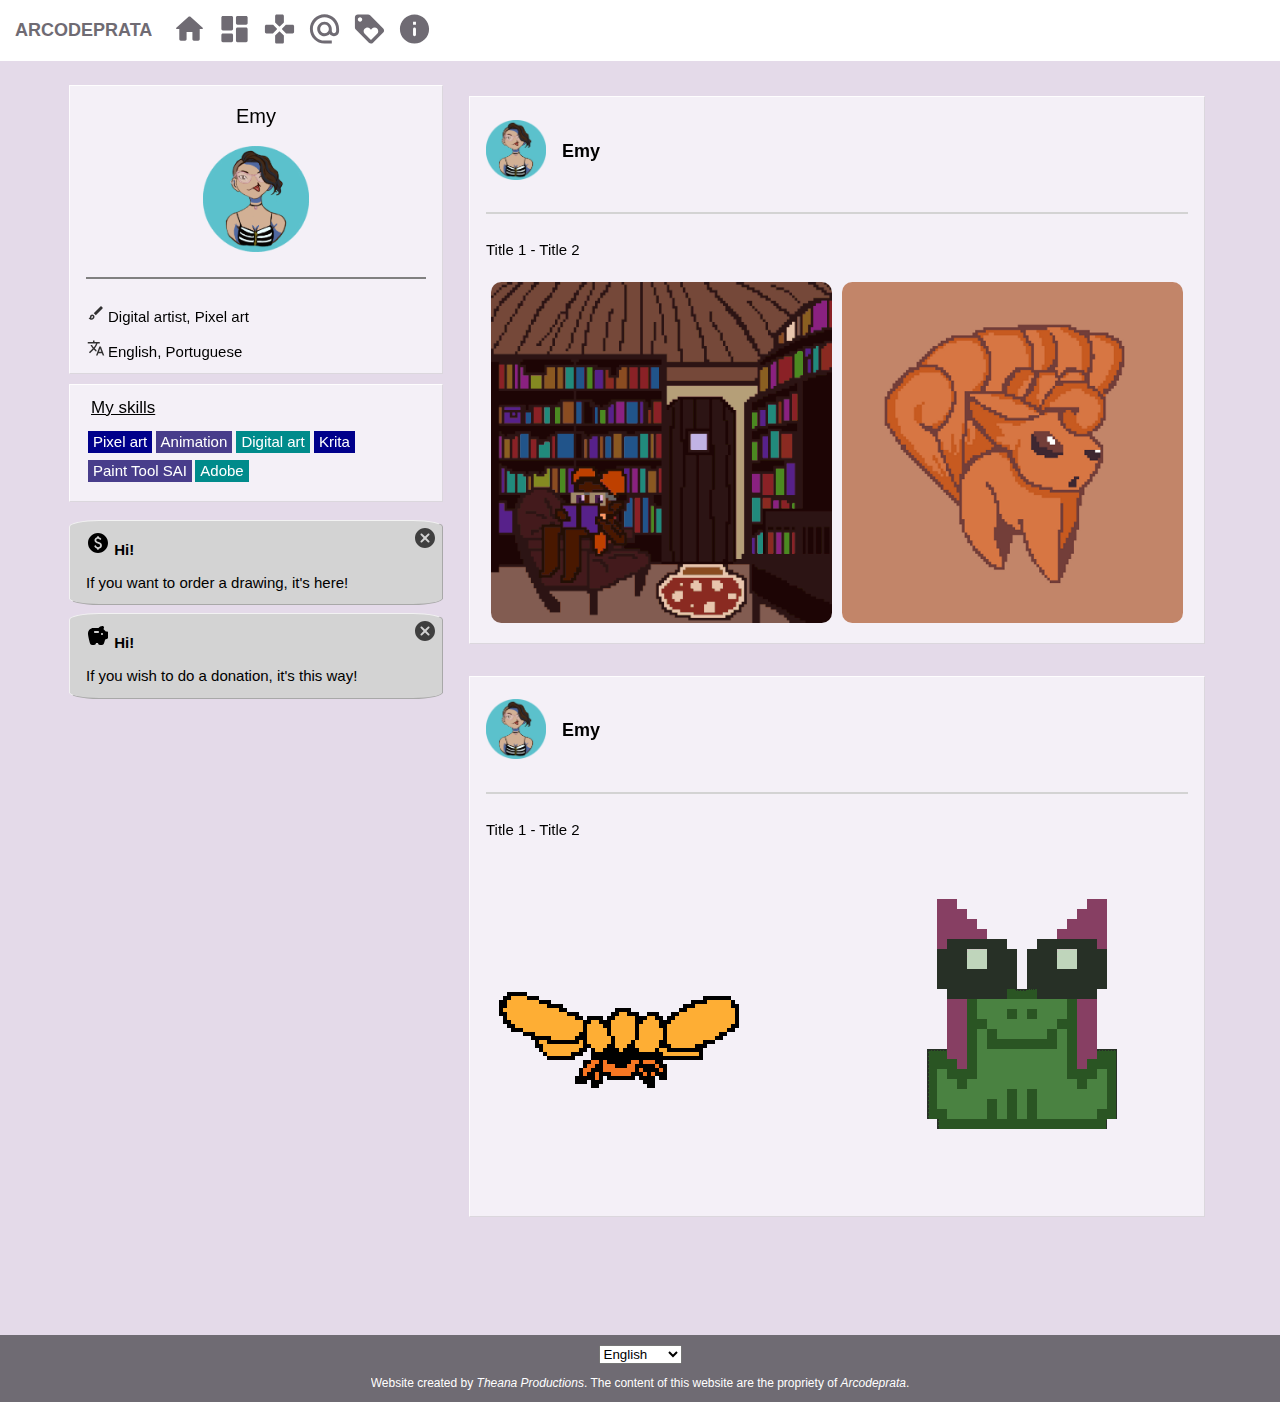
<file: pixel_art.html>
<!DOCTYPE html>

<html lang="en">
<head prefix="og: http://ogp.me/ns#">
    <meta charset="utf-8" />
    <meta name="viewport" content="width=device-width, initial-scale=1.0" />
    <meta name="description" content="Welcome to Arcodeprata's official portfolio!" />

    <meta name=�twitter:card� content=�summary� />
    <meta property="og:title" content="Welcome to Arcodeprata's portfolio!" />
    <meta property="og:type" content="website" />
    <meta property="og:url" content="#" />
    <meta property="og:image" content="#" />
    <meta property="og:site_name" content="Arcodeprata Portfolio" />

    <!-- https://realfavicongenerator.net/ -->
    <link rel="apple-touch-icon" sizes="180x180" href="medias/favicon/apple-touch-icon.png">
    <link rel="icon" type="image/png" sizes="32x32" href="medias/favicon/favicon-32x32.png">
    <link rel="icon" type="image/png" sizes="16x16" href="medias/favicon/favicon-16x16.png">
    <link rel="manifest" href="medias/favicon/site.webmanifest">
    <link rel="mask-icon" href="medias/favicon/safari-pinned-tab.svg" color="#398aa1">
    <link rel="shortcut icon" href="medias/favicon/favicon.ico">
    <meta name="msapplication-TileColor" content="#2b5797">
    <meta name="msapplication-config" content="medias/favicon/browserconfig.xml">
    <meta name="theme-color" content="#ffffff">

    <link rel="stylesheet" href="styles/main.css" />
    <link rel="stylesheet" href="styles/header.css" />
    <link rel="stylesheet" href="styles/footer.css" />
    <link rel="stylesheet" href="styles/bodyIndex.css" />

    <title>Home - Arcodeprata Portfolio</title>
</head>

<body>

    <header>
        <!-- Navbar English -->
        <div class="navBar lang en">
            <div class="navBarContent rowFlex">
                <a href="index.html" class="logo hideSmall">Arcodeprata</a>
                <a href="index.html" class="navMenuLink" title="Home">
                    <svg xmlns="http://www.w3.org/2000/svg" height="48px" viewBox="0 0 24 24" width="48px" fill="#000000"><path d="M0 0h24v24H0V0z" fill="none" /><path d="M10 19v-5h4v5c0 .55.45 1 1 1h3c.55 0 1-.45 1-1v-7h1.7c.46 0 .68-.57.33-.87L12.67 3.6c-.38-.34-.96-.34-1.34 0l-8.36 7.53c-.34.3-.13.87.33.87H5v7c0 .55.45 1 1 1h3c.55 0 1-.45 1-1z" /></svg>
                </a>
                <a href="illustrations.html" class="navMenuLink" title="Illustrations">
                    <svg xmlns="http://www.w3.org/2000/svg" height="48px" viewBox="0 0 24 24" width="48px" fill="#000000"><path d="M0 0h24v24H0V0z" fill="none" /><path d="M4 13h6c.55 0 1-.45 1-1V4c0-.55-.45-1-1-1H4c-.55 0-1 .45-1 1v8c0 .55.45 1 1 1zm0 8h6c.55 0 1-.45 1-1v-4c0-.55-.45-1-1-1H4c-.55 0-1 .45-1 1v4c0 .55.45 1 1 1zm10 0h6c.55 0 1-.45 1-1v-8c0-.55-.45-1-1-1h-6c-.55 0-1 .45-1 1v8c0 .55.45 1 1 1zM13 4v4c0 .55.45 1 1 1h6c.55 0 1-.45 1-1V4c0-.55-.45-1-1-1h-6c-.55 0-1 .45-1 1z" /></svg>
                </a>
                <a href="pixel_art.html" class="navMenuLink" title="Pixel Art">
                    <svg xmlns="http://www.w3.org/2000/svg" height="48px" viewBox="0 0 24 24" width="48px" fill="#000000"><path d="M15 7.29V3c0-.55-.45-1-1-1h-4c-.55 0-1 .45-1 1v4.29c0 .13.05.26.15.35l2.5 2.5c.2.2.51.2.71 0l2.5-2.5c.09-.09.14-.21.14-.35zM7.29 9H3c-.55 0-1 .45-1 1v4c0 .55.45 1 1 1h4.29c.13 0 .26-.05.35-.15l2.5-2.5c.2-.2.2-.51 0-.71l-2.5-2.5C7.55 9.05 7.43 9 7.29 9zM9 16.71V21c0 .55.45 1 1 1h4c.55 0 1-.45 1-1v-4.29c0-.13-.05-.26-.15-.35l-2.5-2.5c-.2-.2-.51-.2-.71 0l-2.5 2.5c-.09.09-.14.21-.14.35zm7.35-7.56l-2.5 2.5c-.2.2-.2.51 0 .71l2.5 2.5c.09.09.22.15.35.15H21c.55 0 1-.45 1-1v-4c0-.55-.45-1-1-1h-4.29c-.14-.01-.26.04-.36.14z" /></svg>
                </a>
                <a href="contact.html" class="navMenuLink" title="Contact us">
                    <svg xmlns="http://www.w3.org/2000/svg" height="48px" viewBox="0 0 24 24" width="48px" fill="#000000"><path d="M0 0h24v24H0V0z" fill="none" /><path d="M12 1.95c-5.52 0-10 4.48-10 10s4.48 10 10 10h5v-2h-5c-4.34 0-8-3.66-8-8s3.66-8 8-8 8 3.66 8 8v1.43c0 .79-.71 1.57-1.5 1.57s-1.5-.78-1.5-1.57v-1.43c0-2.76-2.24-5-5-5s-5 2.24-5 5 2.24 5 5 5c1.38 0 2.64-.56 3.54-1.47.65.89 1.77 1.47 2.96 1.47 1.97 0 3.5-1.6 3.5-3.57v-1.43c0-5.52-4.48-10-10-10zm0 13c-1.66 0-3-1.34-3-3s1.34-3 3-3 3 1.34 3 3-1.34 3-3 3z" /></svg>
                </a>
                <a href="donations.html" class="navMenuLink" title="Donate">
                    <svg xmlns="http://www.w3.org/2000/svg" height="48px" viewBox="0 0 24 24" width="48px" fill="#000000"><path d="M0 0h24v24H0V0z" fill="none" /><path d="M21.41 11.58l-9-9C12.05 2.22 11.55 2 11 2H4c-1.1 0-2 .9-2 2v7c0 .55.22 1.05.59 1.42l9 9c.36.36.86.58 1.41.58s1.05-.22 1.41-.59l7-7c.37-.36.59-.86.59-1.41s-.23-1.06-.59-1.42zM5.5 7C4.67 7 4 6.33 4 5.5S4.67 4 5.5 4 7 4.67 7 5.5 6.33 7 5.5 7zm11.77 8.27l-3.92 3.92c-.2.2-.51.2-.71 0l-3.92-3.92c-.57-.58-.87-1.43-.67-2.34.19-.88.89-1.61 1.76-1.84.94-.25 1.85.04 2.44.65l.75.72.73-.73c.45-.45 1.08-.73 1.77-.73 1.38 0 2.5 1.12 2.5 2.5 0 .69-.28 1.32-.73 1.77z" /></svg>
                </a>
                <a href="infos.html" class="navMenuLink" title="Infos">
                    <svg xmlns="http://www.w3.org/2000/svg" height="48px" viewBox="0 0 24 24" width="48px" fill="#000000"><path d="M0 0h24v24H0V0z" fill="none" /><path d="M12 2C6.48 2 2 6.48 2 12s4.48 10 10 10 10-4.48 10-10S17.52 2 12 2zm0 15c-.55 0-1-.45-1-1v-4c0-.55.45-1 1-1s1 .45 1 1v4c0 .55-.45 1-1 1zm1-8h-2V7h2v2z" /></svg>
                </a>
            </div>
        </div>
        <!-- Navbar Portuguese -->
        <div class="navBar lang pt">
            <div class="navBarContent rowFlex">
                <a href="index.html" class="logo hideSmall">Arcodeprata</a>
                <a href="index.html" class="navMenuLink" title="Home">
                    <svg xmlns="http://www.w3.org/2000/svg" height="48px" viewBox="0 0 24 24" width="48px" fill="#000000"><path d="M0 0h24v24H0V0z" fill="none" /><path d="M10 19v-5h4v5c0 .55.45 1 1 1h3c.55 0 1-.45 1-1v-7h1.7c.46 0 .68-.57.33-.87L12.67 3.6c-.38-.34-.96-.34-1.34 0l-8.36 7.53c-.34.3-.13.87.33.87H5v7c0 .55.45 1 1 1h3c.55 0 1-.45 1-1z" /></svg>
                </a>
                <a href="illustrations.html" class="navMenuLink" title="Illustrations">
                    <svg xmlns="http://www.w3.org/2000/svg" height="48px" viewBox="0 0 24 24" width="48px" fill="#000000"><path d="M0 0h24v24H0V0z" fill="none" /><path d="M4 13h6c.55 0 1-.45 1-1V4c0-.55-.45-1-1-1H4c-.55 0-1 .45-1 1v8c0 .55.45 1 1 1zm0 8h6c.55 0 1-.45 1-1v-4c0-.55-.45-1-1-1H4c-.55 0-1 .45-1 1v4c0 .55.45 1 1 1zm10 0h6c.55 0 1-.45 1-1v-8c0-.55-.45-1-1-1h-6c-.55 0-1 .45-1 1v8c0 .55.45 1 1 1zM13 4v4c0 .55.45 1 1 1h6c.55 0 1-.45 1-1V4c0-.55-.45-1-1-1h-6c-.55 0-1 .45-1 1z" /></svg>
                </a>
                <a href="pixel_art.html" class="navMenuLink" title="Pixel Art">
                    <svg xmlns="http://www.w3.org/2000/svg" height="48px" viewBox="0 0 24 24" width="48px" fill="#000000"><path d="M15 7.29V3c0-.55-.45-1-1-1h-4c-.55 0-1 .45-1 1v4.29c0 .13.05.26.15.35l2.5 2.5c.2.2.51.2.71 0l2.5-2.5c.09-.09.14-.21.14-.35zM7.29 9H3c-.55 0-1 .45-1 1v4c0 .55.45 1 1 1h4.29c.13 0 .26-.05.35-.15l2.5-2.5c.2-.2.2-.51 0-.71l-2.5-2.5C7.55 9.05 7.43 9 7.29 9zM9 16.71V21c0 .55.45 1 1 1h4c.55 0 1-.45 1-1v-4.29c0-.13-.05-.26-.15-.35l-2.5-2.5c-.2-.2-.51-.2-.71 0l-2.5 2.5c-.09.09-.14.21-.14.35zm7.35-7.56l-2.5 2.5c-.2.2-.2.51 0 .71l2.5 2.5c.09.09.22.15.35.15H21c.55 0 1-.45 1-1v-4c0-.55-.45-1-1-1h-4.29c-.14-.01-.26.04-.36.14z" /></svg>
                </a>
                <a href="contact.html" class="navMenuLink" title="Contact us">
                    <svg xmlns="http://www.w3.org/2000/svg" height="48px" viewBox="0 0 24 24" width="48px" fill="#000000"><path d="M0 0h24v24H0V0z" fill="none" /><path d="M12 1.95c-5.52 0-10 4.48-10 10s4.48 10 10 10h5v-2h-5c-4.34 0-8-3.66-8-8s3.66-8 8-8 8 3.66 8 8v1.43c0 .79-.71 1.57-1.5 1.57s-1.5-.78-1.5-1.57v-1.43c0-2.76-2.24-5-5-5s-5 2.24-5 5 2.24 5 5 5c1.38 0 2.64-.56 3.54-1.47.65.89 1.77 1.47 2.96 1.47 1.97 0 3.5-1.6 3.5-3.57v-1.43c0-5.52-4.48-10-10-10zm0 13c-1.66 0-3-1.34-3-3s1.34-3 3-3 3 1.34 3 3-1.34 3-3 3z" /></svg>
                </a>
                <a href="donations.html" class="navMenuLink" title="Donate">
                    <svg xmlns="http://www.w3.org/2000/svg" height="48px" viewBox="0 0 24 24" width="48px" fill="#000000"><path d="M0 0h24v24H0V0z" fill="none" /><path d="M21.41 11.58l-9-9C12.05 2.22 11.55 2 11 2H4c-1.1 0-2 .9-2 2v7c0 .55.22 1.05.59 1.42l9 9c.36.36.86.58 1.41.58s1.05-.22 1.41-.59l7-7c.37-.36.59-.86.59-1.41s-.23-1.06-.59-1.42zM5.5 7C4.67 7 4 6.33 4 5.5S4.67 4 5.5 4 7 4.67 7 5.5 6.33 7 5.5 7zm11.77 8.27l-3.92 3.92c-.2.2-.51.2-.71 0l-3.92-3.92c-.57-.58-.87-1.43-.67-2.34.19-.88.89-1.61 1.76-1.84.94-.25 1.85.04 2.44.65l.75.72.73-.73c.45-.45 1.08-.73 1.77-.73 1.38 0 2.5 1.12 2.5 2.5 0 .69-.28 1.32-.73 1.77z" /></svg>
                </a>
                <a href="infos.html" class="navMenuLink" title="Infos">
                    <svg xmlns="http://www.w3.org/2000/svg" height="48px" viewBox="0 0 24 24" width="48px" fill="#000000"><path d="M0 0h24v24H0V0z" fill="none" /><path d="M12 2C6.48 2 2 6.48 2 12s4.48 10 10 10 10-4.48 10-10S17.52 2 12 2zm0 15c-.55 0-1-.45-1-1v-4c0-.55.45-1 1-1s1 .45 1 1v4c0 .55-.45 1-1 1zm1-8h-2V7h2v2z" /></svg>
                </a>
            </div>
        </div>
    </header>

    <main>
        <!-- ENGLISH -->
        <div class="lang en">
            <!-- The Grid -->
            <div class="rowFlex mainGrid wrapSmall">
                <!-- Left Column -->
                <div class="columnFlex mainColumn">
                    <!-- Profile -->
                    <aside class="cardSections profileContainer vanillaTiltCard">
                        <div class="profileContent">
                            <h4>Emy</h4>
                            <p class="profilePic"><img src="medias/profilePic.png"></p>
                            <hr>
                            <p class="infosProfile"><svg xmlns="http://www.w3.org/2000/svg" height="18px" viewBox="0 0 24 24" width="18px" fill="#000000"><path d="M0 0h24v24H0V0z" fill="none" /><path d="M7 16c.55 0 1 .45 1 1 0 1.1-.9 2-2 2-.17 0-.33-.02-.5-.05.31-.55.5-1.21.5-1.95 0-.55.45-1 1-1M18.67 3c-.26 0-.51.1-.71.29L9 12.25 11.75 15l8.96-8.96c.39-.39.39-1.02 0-1.41l-1.34-1.34c-.2-.2-.45-.29-.7-.29zM7 14c-1.66 0-3 1.34-3 3 0 1.31-1.16 2-2 2 .92 1.22 2.49 2 4 2 2.21 0 4-1.79 4-4 0-1.66-1.34-3-3-3z" /></svg>Digital artist, Pixel art</p>
                            <p class="infosProfile"><svg xmlns="http://www.w3.org/2000/svg" height="18px" viewBox="0 0 24 24" width="18px" fill="#000000"><path d="M0 0h24v24H0V0z" fill="none" /><path d="M12.87 15.07l-2.54-2.51.03-.03c1.74-1.94 2.98-4.17 3.71-6.53H17V4h-7V2H8v2H1v1.99h11.17C11.5 7.92 10.44 9.75 9 11.35 8.07 10.32 7.3 9.19 6.69 8h-2c.73 1.63 1.73 3.17 2.98 4.56l-5.09 5.02L4 19l5-5 3.11 3.11.76-2.04zM18.5 10h-2L12 22h2l1.12-3h4.75L21 22h2l-4.5-12zm-2.62 7l1.62-4.33L19.12 17h-3.24z" /></svg>English, Portuguese</p>
                        </div>
                    </aside>

                    <!-- Skills -->
                    <div class="cardSections hideSmall vanillaTiltCard">
                        <div class="skillsContainer">
                            <h4>My skills</h4>
                            <p>
                                <span class="skillTheme-alpha">Pixel art</span>
                                <span class="skillTheme-beta">Animation</span>
                                <span class="skillTheme-gamma">Digital art</span>
                                <span class="skillTheme-alpha">Krita</span>
                                <span class="skillTheme-beta">Paint Tool SAI</span>
                                <span class="skillTheme-gamma">Adobe</span>
                            </p>
                        </div>
                    </div>

                    <!-- Commissions box -->
                    <div class="donationContainer hideSmall">
                        <span onclick="this.parentElement.style.display='none'" class="closeBtnDonationPopUp">
                            <svg xmlns="http://www.w3.org/2000/svg" height="24px" viewBox="0 0 24 24" width="24px" fill="#000000"><path d="M0 0h24v24H0V0z" fill="none" opacity=".87" /><path d="M12 2C6.47 2 2 6.47 2 12s4.47 10 10 10 10-4.47 10-10S17.53 2 12 2zm4.3 14.3c-.39.39-1.02.39-1.41 0L12 13.41 9.11 16.3c-.39.39-1.02.39-1.41 0-.39-.39-.39-1.02 0-1.41L10.59 12 7.7 9.11c-.39-.39-.39-1.02 0-1.41.39-.39 1.02-.39 1.41 0L12 10.59l2.89-2.89c.39-.39 1.02-.39 1.41 0 .39.39.39 1.02 0 1.41L13.41 12l2.89 2.89c.38.38.38 1.02 0 1.41z" /></svg>
                        </span>
                        <div onclick="location.href = 'infos.html'">
                            <!-- Need to send toward Kofi link -->
                            <h4>
                                <svg xmlns="http://www.w3.org/2000/svg" enable-background="new 0 0 24 24" height="24px" viewBox="0 0 24 24" width="24px" fill="#000000"><g><rect fill="none" height="24" width="24" /></g><g><path d="M12,2C6.48,2,2,6.48,2,12s4.48,10,10,10s10-4.48,10-10S17.52,2,12,2z M12.88,17.76v0.36c0,0.48-0.39,0.88-0.88,0.88h0 c-0.48,0-0.88-0.39-0.88-0.88v-0.42c-0.63-0.15-1.93-0.61-2.69-2.1c-0.23-0.44-0.01-0.99,0.45-1.18l0.07-0.03 c0.41-0.17,0.87,0,1.08,0.39c0.32,0.61,0.95,1.37,2.12,1.37c0.93,0,1.98-0.48,1.98-1.61c0-0.96-0.7-1.46-2.28-2.03 c-1.1-0.39-3.35-1.03-3.35-3.31c0-0.1,0.01-2.4,2.62-2.96V5.88C11.12,5.39,11.52,5,12,5h0c0.48,0,0.88,0.39,0.88,0.88v0.37 c1.07,0.19,1.75,0.76,2.16,1.3c0.34,0.44,0.16,1.08-0.36,1.3l0,0C14.32,9,13.9,8.88,13.66,8.57c-0.28-0.38-0.78-0.77-1.6-0.77 c-0.7,0-1.81,0.37-1.81,1.39c0,0.95,0.86,1.31,2.64,1.9c2.4,0.83,3.01,2.05,3.01,3.45C15.9,17.17,13.4,17.67,12.88,17.76z" /></g></svg>
                                Hi!
                            </h4>
                            <p>If you want to order a drawing, it's here!</p>
                        </div>
                    </div>
                    <!-- Donation box -->
                    <div class="donationContainer hideSmall">
                        <span onclick="this.parentElement.style.display='none'" class="closeBtnDonationPopUp">
                            <svg xmlns="http://www.w3.org/2000/svg" height="24px" viewBox="0 0 24 24" width="24px" fill="#000000"><path d="M0 0h24v24H0V0z" fill="none" opacity=".87" /><path d="M12 2C6.47 2 2 6.47 2 12s4.47 10 10 10 10-4.47 10-10S17.53 2 12 2zm4.3 14.3c-.39.39-1.02.39-1.41 0L12 13.41 9.11 16.3c-.39.39-1.02.39-1.41 0-.39-.39-.39-1.02 0-1.41L10.59 12 7.7 9.11c-.39-.39-.39-1.02 0-1.41.39-.39 1.02-.39 1.41 0L12 10.59l2.89-2.89c.39-.39 1.02-.39 1.41 0 .39.39.39 1.02 0 1.41L13.41 12l2.89 2.89c.38.38.38 1.02 0 1.41z" /></svg>
                        </span>
                        <div onclick="location.href = 'donations.html'">
                            <h4>
                                <svg xmlns="http://www.w3.org/2000/svg" enable-background="new 0 0 24 24" height="24px" viewBox="0 0 24 24" width="24px" fill="#000000"><rect fill="none" height="24" width="24" /><g><path d="M19.83,7.5l-2.27-2.27c0.07-0.42,0.18-0.81,0.32-1.15c0.11-0.26,0.15-0.56,0.09-0.87C17.84,2.49,17.14,1.99,16.4,2 c-1.59,0.03-3,0.81-3.9,2l-5,0C4.46,4,2,6.46,2,9.5c0,2.25,1.37,7.48,2.08,10.04C4.32,20.4,5.11,21,6.01,21L8,21c1.1,0,2-0.9,2-2v0 h2v0c0,1.1,0.9,2,2,2l2.01,0c0.88,0,1.66-0.58,1.92-1.43l1.25-4.16l2.14-0.72c0.41-0.14,0.68-0.52,0.68-0.95V8.5c0-0.55-0.45-1-1-1 H19.83z M12,9H9C8.45,9,8,8.55,8,8v0c0-0.55,0.45-1,1-1h3c0.55,0,1,0.45,1,1v0C13,8.55,12.55,9,12,9z M16,11c-0.55,0-1-0.45-1-1 c0-0.55,0.45-1,1-1s1,0.45,1,1C17,10.55,16.55,11,16,11z" /></g></svg>
                                Hi!
                            </h4>
                            <p>If you wish to do a donation, it's this way!</p>
                        </div>
                    </div>
                    <!-- End Left Column -->
                </div>

                <!-- Middle Column -->
                <div class="columnFlex middleColumn">
                    <div class="cardSections middleSection">
                        <br>
                        <img src="medias/profilePic.png" class="profilePicMiddle">
                        <h4>Emy</h4>
                        <br>
                        <hr class="clearHR">
                        <p>Title 1 - Title 2</p>
                        <div class="rowFlex middleImgContainer wrapSmall">
                            <div class="middleImgHalf">
                                <img src="medias/creations/pixelArt/marie_intro.gif">
                            </div>
                            <div class="middleImgHalf">
                                <img src="medias/creations/pixelArt/vulpix_doodle.png">
                            </div>
                        </div>
                    </div>

                    <div class="cardSections middleSection">
                        <br>
                        <img src="medias/profilePic.png" class="profilePicMiddle">
                        <h4>Emy</h4>
                        <br>
                        <hr class="clearHR">
                        <p>Title 1 - Title 2</p>
                        <div class="rowFlex middleImgContainer wrapSmall">
                            <div class="middleImgHalf">
                                <img src="medias/creations/pixelArt/orange_moth.gif">
                            </div>
                            <div class="middleImgHalf">
                                <img src="medias/creations/pixelArt/smol_frog_boi_jumping.gif">
                            </div>
                        </div>
                    </div>
                    <!-- End Middle Column -->
                </div>
                <!-- End Grid -->
            </div>
            <br>
        </div>

        <!-- PORTUGUESE -->
        <div class="lang pt">
            <!-- The Grid -->
            <div class="rowFlex mainGrid wrapSmall">
                <!-- Left Column -->
                <div class="columnFlex mainColumn">
                    <!-- Profile -->
                    <aside class="cardSections profileContainer vanillaTiltCard">
                        <div class="profileContent">
                            <h4>Emy</h4>
                            <p class="profilePic"><img src="medias/profilePic.png"></p>
                            <hr>
                            <p class="infosProfile"><svg xmlns="http://www.w3.org/2000/svg" height="18px" viewBox="0 0 24 24" width="18px" fill="#000000"><path d="M0 0h24v24H0V0z" fill="none" /><path d="M7 16c.55 0 1 .45 1 1 0 1.1-.9 2-2 2-.17 0-.33-.02-.5-.05.31-.55.5-1.21.5-1.95 0-.55.45-1 1-1M18.67 3c-.26 0-.51.1-.71.29L9 12.25 11.75 15l8.96-8.96c.39-.39.39-1.02 0-1.41l-1.34-1.34c-.2-.2-.45-.29-.7-.29zM7 14c-1.66 0-3 1.34-3 3 0 1.31-1.16 2-2 2 .92 1.22 2.49 2 4 2 2.21 0 4-1.79 4-4 0-1.66-1.34-3-3-3z" /></svg>Digital artist, Pixel art</p>
                            <p class="infosProfile"><svg xmlns="http://www.w3.org/2000/svg" height="18px" viewBox="0 0 24 24" width="18px" fill="#000000"><path d="M0 0h24v24H0V0z" fill="none" /><path d="M12.87 15.07l-2.54-2.51.03-.03c1.74-1.94 2.98-4.17 3.71-6.53H17V4h-7V2H8v2H1v1.99h11.17C11.5 7.92 10.44 9.75 9 11.35 8.07 10.32 7.3 9.19 6.69 8h-2c.73 1.63 1.73 3.17 2.98 4.56l-5.09 5.02L4 19l5-5 3.11 3.11.76-2.04zM18.5 10h-2L12 22h2l1.12-3h4.75L21 22h2l-4.5-12zm-2.62 7l1.62-4.33L19.12 17h-3.24z" /></svg>English, Portuguese</p>
                        </div>
                    </aside>

                    <!-- Skills -->
                    <div class="cardSections hideSmall vanillaTiltCard">
                        <div class="skillsContainer">
                            <h4>My skills</h4>
                            <p>
                                <span class="skillTheme-alpha">Pixel art</span>
                                <span class="skillTheme-beta">Animation</span>
                                <span class="skillTheme-gamma">Digital art</span>
                                <span class="skillTheme-alpha">Krita</span>
                                <span class="skillTheme-beta">Paint Tool SAI</span>
                                <span class="skillTheme-gamma">Adobe</span>
                            </p>
                        </div>
                    </div>

                    <!-- Commissions box -->
                    <div class="donationContainer hideSmall">
                        <span onclick="this.parentElement.style.display='none'" class="closeBtnDonationPopUp">
                            <svg xmlns="http://www.w3.org/2000/svg" height="24px" viewBox="0 0 24 24" width="24px" fill="#000000"><path d="M0 0h24v24H0V0z" fill="none" opacity=".87" /><path d="M12 2C6.47 2 2 6.47 2 12s4.47 10 10 10 10-4.47 10-10S17.53 2 12 2zm4.3 14.3c-.39.39-1.02.39-1.41 0L12 13.41 9.11 16.3c-.39.39-1.02.39-1.41 0-.39-.39-.39-1.02 0-1.41L10.59 12 7.7 9.11c-.39-.39-.39-1.02 0-1.41.39-.39 1.02-.39 1.41 0L12 10.59l2.89-2.89c.39-.39 1.02-.39 1.41 0 .39.39.39 1.02 0 1.41L13.41 12l2.89 2.89c.38.38.38 1.02 0 1.41z" /></svg>
                        </span>
                        <div onclick="location.href = 'infos.html'">
                            <!-- Need to send toward Kofi link -->
                            <h4>
                                <svg xmlns="http://www.w3.org/2000/svg" enable-background="new 0 0 24 24" height="24px" viewBox="0 0 24 24" width="24px" fill="#000000"><g><rect fill="none" height="24" width="24" /></g><g><path d="M12,2C6.48,2,2,6.48,2,12s4.48,10,10,10s10-4.48,10-10S17.52,2,12,2z M12.88,17.76v0.36c0,0.48-0.39,0.88-0.88,0.88h0 c-0.48,0-0.88-0.39-0.88-0.88v-0.42c-0.63-0.15-1.93-0.61-2.69-2.1c-0.23-0.44-0.01-0.99,0.45-1.18l0.07-0.03 c0.41-0.17,0.87,0,1.08,0.39c0.32,0.61,0.95,1.37,2.12,1.37c0.93,0,1.98-0.48,1.98-1.61c0-0.96-0.7-1.46-2.28-2.03 c-1.1-0.39-3.35-1.03-3.35-3.31c0-0.1,0.01-2.4,2.62-2.96V5.88C11.12,5.39,11.52,5,12,5h0c0.48,0,0.88,0.39,0.88,0.88v0.37 c1.07,0.19,1.75,0.76,2.16,1.3c0.34,0.44,0.16,1.08-0.36,1.3l0,0C14.32,9,13.9,8.88,13.66,8.57c-0.28-0.38-0.78-0.77-1.6-0.77 c-0.7,0-1.81,0.37-1.81,1.39c0,0.95,0.86,1.31,2.64,1.9c2.4,0.83,3.01,2.05,3.01,3.45C15.9,17.17,13.4,17.67,12.88,17.76z" /></g></svg>
                                Hi!
                            </h4>
                            <p>If you want to order a drawing, it's here!</p>
                        </div>
                    </div>
                    <!-- Donation box -->
                    <div class="donationContainer hideSmall">
                        <span onclick="this.parentElement.style.display='none'" class="closeBtnDonationPopUp">
                            <svg xmlns="http://www.w3.org/2000/svg" height="24px" viewBox="0 0 24 24" width="24px" fill="#000000"><path d="M0 0h24v24H0V0z" fill="none" opacity=".87" /><path d="M12 2C6.47 2 2 6.47 2 12s4.47 10 10 10 10-4.47 10-10S17.53 2 12 2zm4.3 14.3c-.39.39-1.02.39-1.41 0L12 13.41 9.11 16.3c-.39.39-1.02.39-1.41 0-.39-.39-.39-1.02 0-1.41L10.59 12 7.7 9.11c-.39-.39-.39-1.02 0-1.41.39-.39 1.02-.39 1.41 0L12 10.59l2.89-2.89c.39-.39 1.02-.39 1.41 0 .39.39.39 1.02 0 1.41L13.41 12l2.89 2.89c.38.38.38 1.02 0 1.41z" /></svg>
                        </span>
                        <div onclick="location.href = 'donations.html'">
                            <h4>
                                <svg xmlns="http://www.w3.org/2000/svg" enable-background="new 0 0 24 24" height="24px" viewBox="0 0 24 24" width="24px" fill="#000000"><rect fill="none" height="24" width="24" /><g><path d="M19.83,7.5l-2.27-2.27c0.07-0.42,0.18-0.81,0.32-1.15c0.11-0.26,0.15-0.56,0.09-0.87C17.84,2.49,17.14,1.99,16.4,2 c-1.59,0.03-3,0.81-3.9,2l-5,0C4.46,4,2,6.46,2,9.5c0,2.25,1.37,7.48,2.08,10.04C4.32,20.4,5.11,21,6.01,21L8,21c1.1,0,2-0.9,2-2v0 h2v0c0,1.1,0.9,2,2,2l2.01,0c0.88,0,1.66-0.58,1.92-1.43l1.25-4.16l2.14-0.72c0.41-0.14,0.68-0.52,0.68-0.95V8.5c0-0.55-0.45-1-1-1 H19.83z M12,9H9C8.45,9,8,8.55,8,8v0c0-0.55,0.45-1,1-1h3c0.55,0,1,0.45,1,1v0C13,8.55,12.55,9,12,9z M16,11c-0.55,0-1-0.45-1-1 c0-0.55,0.45-1,1-1s1,0.45,1,1C17,10.55,16.55,11,16,11z" /></g></svg>
                                Hi!
                            </h4>
                            <p>If you wish to do a donation, it's this way!</p>
                        </div>
                    </div>
                    <!-- End Left Column -->
                </div>

                <!-- Middle Column -->
                <div class="columnFlex middleColumn">
                    <div class="cardSections middleSection">
                        <br>
                        <img src="medias/profilePic.png" class="profilePicMiddle">
                        <h4>Emy</h4>
                        <br>
                        <hr class="clearHR">
                        <p>Title 1 - Title 2</p>
                        <div class="rowFlex middleImgContainer wrapSmall">
                            <div class="middleImgHalf">
                                <img src="medias/creations/pixelArt/marie_intro.gif">
                            </div>
                            <div class="middleImgHalf">
                                <img src="medias/creations/pixelArt/vulpix_doodle.png">
                            </div>
                        </div>
                    </div>

                    <div class="cardSections middleSection">
                        <br>
                        <img src="medias/profilePic.png" class="profilePicMiddle">
                        <h4>Emy</h4>
                        <br>
                        <hr class="clearHR">
                        <p>Title 1 - Title 2</p>
                        <div class="rowFlex middleImgContainer wrapSmall">
                            <div class="middleImgHalf">
                                <img src="medias/creations/pixelArt/orange_moth.gif">
                            </div>
                            <div class="middleImgHalf">
                                <img src="medias/creations/pixelArt/smol_frog_boi_jumping.gif">
                            </div>
                        </div>
                    </div>
                    <!-- End Middle Column -->
                </div>
                <!-- End Grid -->
            </div>
            <br>
        </div>

    </main>

    <!-- Footer -->
    <footer class="columnFlex">
        <div class="langSwitch">
            <select id="lang-switch" onchange="changeLanguage(this.value)">
                <option value="en">English</option>
                <option value="pt">Portugu&ecirc;s</option>
            </select>
        </div>

        <div class="copyright">
            <p>Website created by <a href="https://theanaproductions.com/" rel="noopener noreferrer" target="_blank"><em>Theana Productions</em></a>. The content of this website are the propriety of <em>Arcodeprata</em>.</p>
        </div>
    </footer>

    <!-- Vanilla tilt effect -->
    <script type="text/javascript" src="scripts/vanilla-tilt.js"></script>
    <script type="text/javascript">
        VanillaTilt.init(document.querySelectorAll(".vanillaTiltCard"), {
            max: 10,
            speed: 200,
            glare: true,
            "max-glare": 0.4,
            reverse: true
        });
    </script>

    <!-- Language switch -->
    <script defer src="scripts/language.js"></script>
</body>
</html>
</file>
<file: styles/main.css>
*{
    margin: 0px;
    padding: 0px;
    box-sizing: border-box;
    overflow-x: hidden;
}

html {
    font-family: "Open Sans", sans-serif;
    font-size: 15px;
    line-height: 1.5;
    color: black;
    background-color: rgba(164, 134, 183, 0.3);
    text-decoration: none;
    width: 100%;
}

.rowFlex{
    display: flex;
    flex-direction: row;
}

.columnFlex {
    display: flex;
    flex-direction: column;
}

hr{
    border: 0;
    border-top: 2px solid grey;
    margin: 15px 0;
    box-sizing: content-box;
    height: 0;
    overflow: visible;
}

.clearHR {
    border-top: 2px solid lightgrey;
}

@media only screen and (min-width: 100px) {
    .hideSmall {
        display: none;
    }

    .wrapSmall{
        flex-wrap: wrap;
    }
}

@media only screen and (min-width: 768px){
    .hideSmall{
        display: block;
    }

    .wrapSmall{
        flex-wrap: nowrap;
    }
}
</file>
<file: styles/header.css>
header{
    width: 100%;
}

a, a:hover, a:visited {
    color: #6F6B73;
}

.navBar{
    display: block;
    top: 0px;
    position: fixed;
    width: 100%;
    z-index: 1;
}

.navBarContent {
    color: #6F6B73;
    background-color: white;
    text-align: left;
    font-size: 18px;
    width: 100%;
    overflow: hidden;
    align-content: center;
    justify-content: left;
}

.navMenuLink{
    margin: 5px 0px auto 10px;
}

    .navMenuLink svg {
        fill: #6F6B73;
        width: 35px;
        transition: all 0.5s ease;
        transform: scale(1);
    }

        .navMenuLink svg:hover {
            fill: #423054;
            transform: scale(1.2) perspective(1px);
            backface-visibility: hidden;
        }

@media only screen and (min-width: 100px) {
    .navBarContent {
        justify-content: center;
    }
}

@media only screen and (min-width: 768px){
    .navBarContent{
        justify-content: left;
    }

    .logo {
        font-weight: 600;
        text-transform: uppercase;
        text-decoration: none;
        margin: auto;
        margin-left: 15px;
        margin-right: 10px;
        transition: all 0.5s ease;
        transform: scale(1);
    }

        .logo:hover {
            color: #423054;
            transform: scale(1.05) perspective(1px);
            backface-visibility: hidden;
        }
}
</file>
<file: styles/footer.css>
footer {
    background-color: #6F6B73;
    color: white;
    justify-content: center;
    align-content: center;
    width: 100%;
    padding: 8px;
    text-align: center;
}

footer a, footer a:hover, footer a:visited{
    color: white;
    text-decoration: none;
}

.langSwitch{
    margin: auto;
}

.copyright{
    font-size: 12px;
    margin: auto;
    margin-bottom: 2px;
    margin-top: 8px;
}
</file>
<file: styles/bodyIndex.css>
main{
    width: 100%;
    max-width: 1470px;
    margin: 80px auto;
    min-height: 100vh;
}

hr{
    margin: 25px 0;
}

.mainGrid{
    width: 100%;
    margin: auto;
    justify-content: center;
    align-content: center;
}

.mainColumn{
    margin: 0px 5px;
    padding: 5px;
    width: 90%;
}

.cardSections {
    background-color: rgba(251, 250, 252, 0.7);
    border-top: 1px solid rgba(255, 255, 255, 0.8);
    border-left: 1px solid rgba(255, 255, 255, 0.8);
    border-bottom: 1px solid rgba(0, 0, 0, 0.1);
    border-right: 1px solid rgba(0, 0, 0, 0.1);
    backdrop-filter: blur(5px);
    margin-bottom: 10px;
}

/* Profile section */
.profileContainer{
    padding: 0.01em 16px;
}

.profileContent h4{
    text-align: center;
    font-weight: 400;
    margin: 15px 0;
    font-size: 20px;
}

.infosProfile {
    text-align: left;
    margin-bottom: 10px;
}

.infosProfile svg{
    width: 20px;
    margin-right: 2px;
    fill: rgba(0, 0, 0, 0.8)
}

.profilePic {
    text-align: center;
}

.profilePic img{
    height: 106px;
    width: 106px;
    vertical-align: middle;
    border-style: none;
}

/* Middle part */
.middleSection {
    padding: 0.01em 16px;
    margin: 16px;
}

.profilePicMiddle{
    width: 60px;
    height: 60px;
    float: left;
    margin-right: 16px;
}

.timeTxt{
    float: right;
    opacity: 0.35;
}

.middleSection h4 {
    margin-top: 18px;
    font-size: 18px;
}

.middleSection p{
    margin-bottom: 20px;
}

.middleSection p a, .middleSection p a:hover, .middleSection p a:visited{
    color: black;
}

.middleImgContainer{
    justify-content: space-between;
    align-content: center;
    margin-bottom: 20px;
}

.middleImgHalf {
    flex: unset;
    width: unset;
    overflow: hidden;
    margin: auto 5px;
    display: flex;
}

    .middleImgHalf img {
        border-radius: 3%;
        margin: auto;
    }


@media only screen and (min-width: 375px) {
    .mainColumn{
        width: 80%;
    }
}

@media only screen and (min-width: 425px) {
    .mainColumn{
        width: 70%;
    }

    .middleColumn{
        width: unset;
    }
}

@media only screen and (min-width: 500px)
{
    .mainColumn{
        width: 60%;
    }
}

@media only screen and (min-width: 600px)
{
    .mainColumn {
        width: 50%;
    }
}

@media only screen and (min-width: 768px)
{
    .mainColumn {
        width: 30%;
    }

    .middleColumn {
        width: 60%;
    }

    .middleImgContainer{
        flex-wrap: wrap;
    }

    /* Skills section */
    .skillsContainer {
        padding: 0.01em 16px;
        margin-bottom: 10px;
    }

        .skillsContainer h4 {
            text-align: left;
            font-weight: 300;
            margin: 10px 0 10px 5px;
            font-size: 17px;
            text-decoration: underline;
            text-decoration-thickness: from-font;
        }

        .skillsContainer p {
            margin: 2px;
        }

            .skillsContainer p span {
                padding-left: 5px;
                padding-right: 5px;
                display: inline-block;
            }

    .skillTheme-alpha {
        background-color: darkblue;
        color: white;
    }

    .skillTheme-beta {
        background-color: darkslateblue;
        color: white;
    }

    .skillTheme-gamma {
        background-color: darkcyan;
        color: white;
    }

    /* Donations popup */
    .donationContainer {
        position: relative;
        padding: 0.01em 16px;
        background-color: lightgrey;
        margin-top: 8px;
        border-bottom: 1px solid rgba(0, 0, 0, 0.2);
        border-right: 1px solid rgba(0, 0, 0, 0.2);
        border-left: 1px solid rgba(255, 255, 255, 0.7);
        border-top: 1px solid rgba(255, 255, 255, 0.7);
        border-radius: 8%;
        cursor: pointer;
    }

    .closeBtnDonationPopUp {
        cursor: pointer;
        position: absolute;
        top: 5px;
        right: 5px;
    }

        .closeBtnDonationPopUp svg {
            fill: rgba(0, 0, 0, 0.7)
        }

            .closeBtnDonationPopUp svg:hover {
                fill: rgba(0, 0, 0, 1)
            }

    .donationContainer h4 {
        text-align: left;
        font-weight: 600;
        margin: 10px 0;
        font-size: 15px;
    }

    .donationContainer p {
        text-align: left;
        margin-bottom: 10px;
    }

        .donationContainer p svg {
            width: 20px;
            margin-right: 2px;
            fill: rgba(0, 0, 0, 0.8)
        }
}

@media only screen and (min-width: 900px){
    .middleImgContainer {
        flex-wrap: nowrap;
    }
    .middleImgHalf {
        height: unset;
    }
}

@media only screen and (min-width: 1300px)
{
    .mainColumn {
        width: 20%;
    }

    .middleColumn {
        width: 70%;
    }

    .middleImgHalf {
        flex: 1;
        height: 450px;
    }
}
</file>
